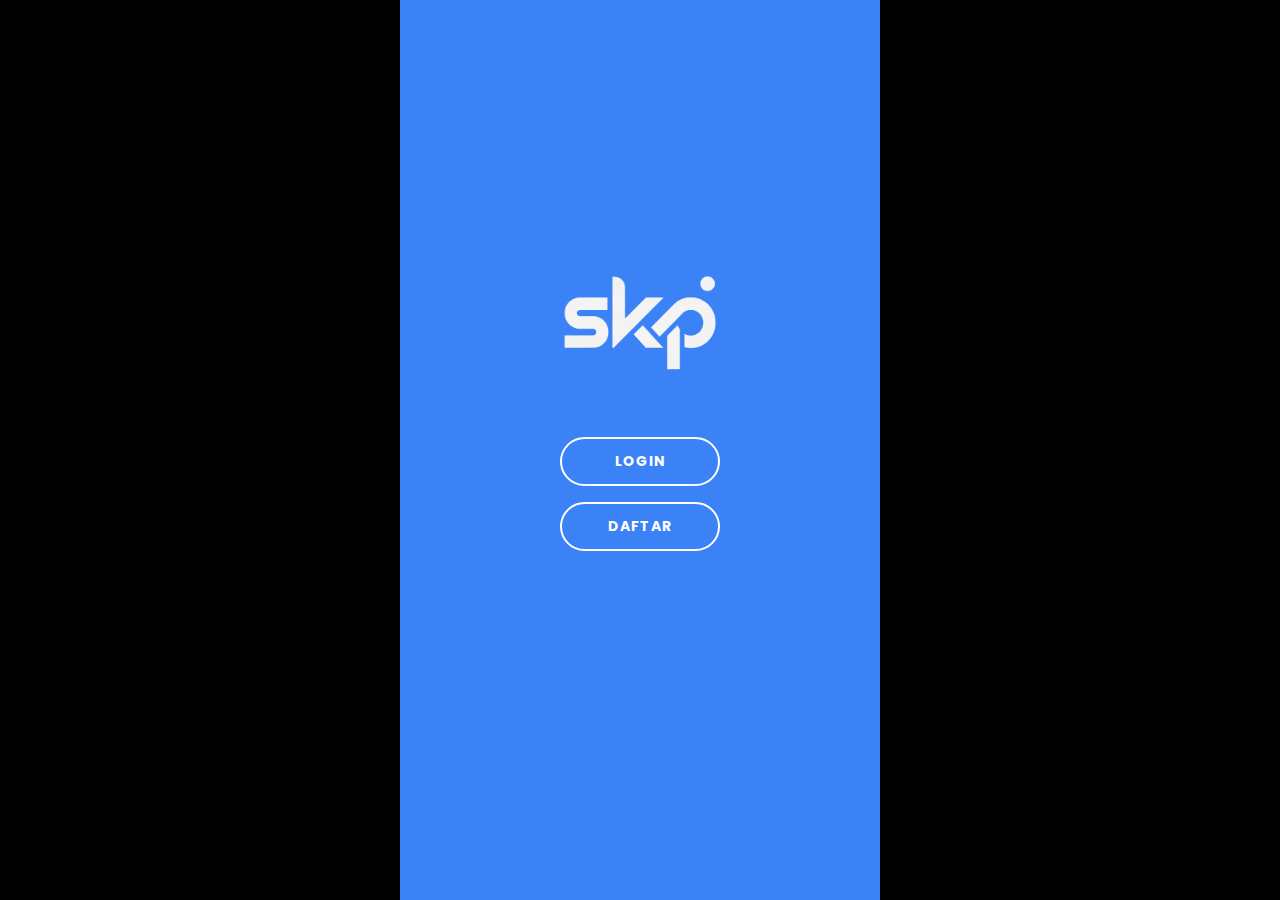
<file: index.html>
<!DOCTYPE html>
<html lang="id">

<head>
    <meta charset="UTF-8">
    <meta name="viewport" content="width=device-width, initial-scale=1.0">
    <title>Sistem Seminar KP - Welcome</title>
    <link rel="stylesheet" href="css/style.css">
    <link href="https://fonts.googleapis.com/icon?family=Material+Icons+Round" rel="stylesheet">
    <link href="https://fonts.googleapis.com/css2?family=Poppins:wght@300;400;500;600;700;800&display=swap"
        rel="stylesheet">
    <style>
        body {
            margin: 0;
            padding: 0;
            font-family: 'Poppins', sans-serif;
            background: #000000;
            display: flex;
            justify-content: center;
            align-items: center;
            min-height: 100vh;
        }

        .app-container {
            width: 100%;
            max-width: 480px;
            height: 100vh;
            background: linear-gradient(180deg, #3B82F6 100%, #FFFFFF 0%);
            /* Lighter blue start as per image */
            display: flex;
            flex-direction: column;
            align-items: center;
            justify-content: center;
            /* Centers vertically */
            position: relative;
            box-shadow: 0 0 20px rgba(0, 0, 0, 0.1);
        }

        /* Status Bar Mock */
        .status-bar {
            position: absolute;
            top: 15px;
            width: 90%;
            display: flex;
            justify-content: space-between;
            color: #000;
            font-size: 14px;
            font-weight: 600;
            z-index: 10;
        }

        /* Center Wrapper */
        .center-content {
            display: flex;
            flex-direction: column;
            align-items: center;
            justify-content: center;
            width: 100%;
            gap: 50px;
            /* Space between Logo and Buttons */
            transform: translateY(-20px);
            /* Visual correction */
        }

        .logo-img {
            width: 280px;
            /* Adjusted size */
            height: auto;
            object-fit: contain;
        }

        .buttons-area {
            display: flex;
            flex-direction: column;
            gap: 16px;
            align-items: center;
            width: 100%;
        }

        .btn-outline {
            width: 160px;
            padding: 12px;
            border: 2px solid white;
            border-radius: 30px;
            background: transparent;
            color: white;
            font-weight: 700;
            font-size: 14px;
            text-align: center;
            cursor: pointer;
            text-decoration: none;
            text-transform: uppercase;
            letter-spacing: 1px;
            transition: all 0.2s;
        }

        .btn-outline:hover {
            background: rgba(255, 255, 255, 0.15);
        }

        .btn-outline:active {
            transform: scale(0.95);
        }
    </style>
</head>

<body>
    <div class="app-container">
        <!-- Status Bar -->


        <!-- Centered Content -->
        <div class="center-content">
            <!-- Logo -->
            <img src="assets/1.png" alt="SKP Logo" class="logo-img">

            <!-- Buttons -->
            <div class="buttons-area">
                <a href="login.html" class="btn-outline">LOGIN</a>
                <a href="login.html#register" class="btn-outline">DAFTAR</a>
            </div>
        </div>
    </div>
</body>

</html>
</file>
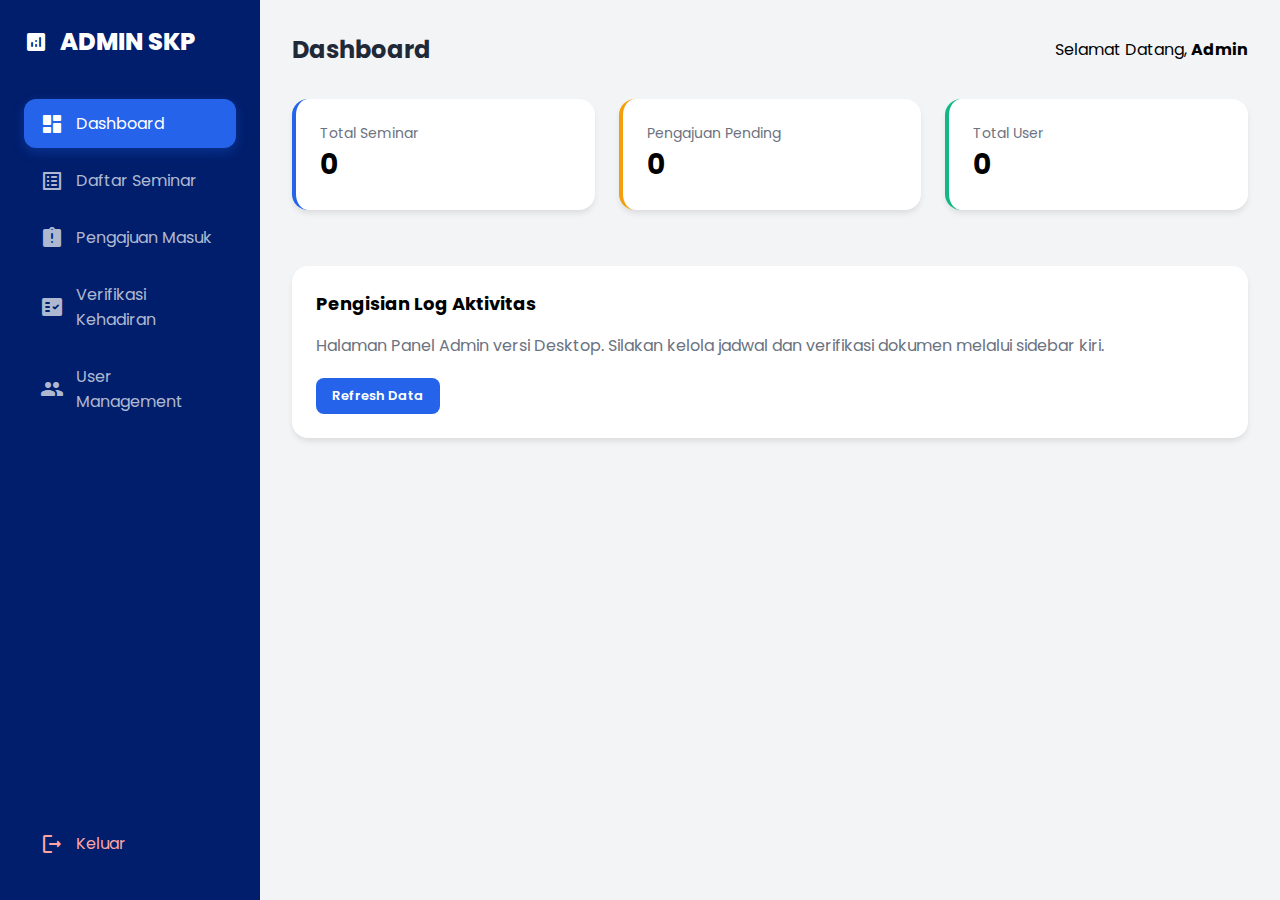
<file: admin.html>
<!DOCTYPE html>
<html lang="id">

<head>
    <meta charset="UTF-8">
    <meta name="viewport" content="width=device-width, initial-scale=1.0">
    <title>Admin Dashboard - SKP</title>
    <link href="https://fonts.googleapis.com/css2?family=Poppins:wght@300;400;500;600;700&display=swap"
        rel="stylesheet">
    <link href="https://fonts.googleapis.com/icon?family=Material+Icons+Round" rel="stylesheet">
    <style>
        :root {
            --primary: #001E6C;
            --secondary: #2563EB;
            --success: #10B981;
            --danger: #EF4444;
            --warning: #F59E0B;
            --bg: #F3F4F6;
            --sidebar-width: 260px;
        }

        * {
            margin: 0;
            padding: 0;
            box-sizing: border-box;
            font-family: 'Poppins', sans-serif;
        }

        body {
            background-color: var(--bg);
            display: flex;
            min-height: 100vh;
            overflow-x: hidden;
        }

        /* Sidebar */
        .sidebar {
            width: var(--sidebar-width);
            background: var(--primary);
            color: white;
            padding: 24px;
            display: flex;
            flex-direction: column;
            position: fixed;
            height: 100vh;
            z-index: 1000;
            /* Increased */
            pointer-events: auto;
            /* Explicit */
        }

        .sidebar-brand {
            font-size: 24px;
            font-weight: 800;
            margin-bottom: 40px;
            display: flex;
            align-items: center;
            gap: 12px;
        }

        .nav-menu {
            list-style: none;
            flex-grow: 1;
        }

        .nav-item {
            padding: 12px 16px;
            margin-bottom: 8px;
            border-radius: 12px;
            cursor: pointer;
            display: flex;
            align-items: center;
            gap: 12px;
            transition: all 0.3s;
            color: rgba(255, 255, 255, 0.7);
        }

        .nav-item:hover {
            background: rgba(255, 255, 255, 0.1);
            color: white;
        }

        .nav-item.active {
            background: var(--secondary);
            color: white;
            box-shadow: 0 4px 12px rgba(37, 99, 235, 0.3);
        }

        /* Main Content */
        .main-content {
            margin-left: var(--sidebar-width);
            flex-grow: 1;
            padding: 32px;
            width: calc(100% - var(--sidebar-width));
        }

        .header {
            display: flex;
            justify-content: space-between;
            align-items: center;
            margin-bottom: 32px;
        }

        .header h1 {
            font-size: 24px;
            color: #1F2937;
        }

        .card {
            background: white;
            border-radius: 16px;
            padding: 24px;
            box-shadow: 0 4px 6px -1px rgba(0, 0, 0, 0.1);
            margin-bottom: 24px;
        }

        /* Table Styles */
        .table-container {
            overflow-x: auto;
        }

        table {
            width: 100%;
            border-collapse: collapse;
        }

        th {
            text-align: left;
            padding: 12px 16px;
            background: #F9FAFB;
            color: #6B7280;
            font-weight: 600;
            font-size: 14px;
            border-bottom: 1px solid #E5E7EB;
        }

        td {
            padding: 16px;
            border-bottom: 1px solid #E5E7EB;
            font-size: 14px;
            color: #374151;
        }

        .status-badge {
            padding: 4px 12px;
            border-radius: 9999px;
            font-size: 12px;
            font-weight: 600;
            text-transform: capitalize;
        }

        .status-active {
            background: #D1FAE5;
            color: #065F46;
        }

        .status-pending {
            background: #FEF3C7;
            color: #92400E;
        }

        .status-full {
            background: #FEE2E2;
            color: #991B1B;
        }

        .btn {
            padding: 8px 16px;
            border-radius: 8px;
            border: none;
            cursor: pointer;
            font-weight: 600;
            font-size: 13px;
            display: inline-flex;
            align-items: center;
            gap: 6px;
            transition: all 0.2s;
        }

        .btn-primary {
            background: var(--secondary);
            color: white;
        }

        .btn-success {
            background: var(--success);
            color: white;
        }

        .btn-danger {
            background: var(--danger);
            color: white;
        }

        .btn-outline {
            background: transparent;
            border: 1px solid #E5E7EB;
            color: #374151;
        }

        .btn:hover {
            opacity: 0.9;
            transform: translateY(-1px);
        }

        /* Form Controls */
        .form-group {
            margin-bottom: 16px;
        }

        .form-label {
            display: block;
            margin-bottom: 6px;
            font-weight: 600;
            font-size: 14px;
        }

        .form-control {
            width: 100%;
            padding: 10px 12px;
            border: 1px solid #D1D5DB;
            border-radius: 8px;
            outline: none;
        }

        .form-control:focus {
            border-color: var(--secondary);
        }

        /* Tabs */
        .tab-content {
            display: none;
            animation: fadeIn 0.3s;
        }

        .tab-content.active {
            display: block;
        }

        @keyframes fadeIn {
            from {
                opacity: 0;
                transform: translateY(10px);
            }

            to {
                opacity: 1;
                transform: translateY(0);
            }
        }

        /* Modals */
        .modal {
            display: none;
            position: fixed;
            z-index: 1000;
            left: 0;
            top: 0;
            width: 100%;
            height: 100%;
            background: rgba(0, 0, 0, 0.6);
        }

        .modal-content {
            background: white;
            margin: 5% auto;
            padding: 32px;
            border-radius: 16px;
            width: 90%;
            max-width: 600px;
            position: relative;
        }

        .modal-header {
            display: flex;
            justify-content: space-between;
            margin-bottom: 24px;
        }

        .doc-link {
            display: flex;
            align-items: center;
            padding: 12px;
            background: #f3f4f6;
            margin-bottom: 8px;
            border-radius: 8px;
            text-decoration: none;
            color: #374151;
        }

        /* Debug Logger */
        #debugLogger {
            position: fixed;
            bottom: 10px;
            right: 10px;
            width: 300px;
            max-height: 200px;
            background: #000;
            color: #0f0;
            font-family: monospace;
            font-size: 10px;
            padding: 10px;
            border-radius: 8px;
            opacity: 0.8;
            overflow-y: auto;
            z-index: 2000;
            pointer-events: none;
        }

        /* --- Global Custom Modal (for Alerts) --- */
        .loading-overlay {
            display: none;
            position: fixed;
            top: 0;
            left: 0;
            width: 100%;
            height: 100%;
            background: rgba(0, 0, 0, 0.75);
            backdrop-filter: blur(8px);
            z-index: 9999;
            justify-content: center;
            align-items: center;
            flex-direction: column;
        }

        .loading-spinner {
            width: 60px;
            height: 60px;
            border: 4px solid rgba(255, 255, 255, 0.2);
            border-top: 4px solid #3B82F6;
            border-right: 4px solid #60a5fa;
            border-radius: 50%;
            animation: spin 0.8s linear infinite;
            box-shadow: 0 0 20px rgba(59, 130, 246, 0.4);
        }

        .loading-text {
            margin-top: 20px;
            color: white;
            font-size: 16px;
            font-weight: 600;
            letter-spacing: 1px;
            animation: pulse 1.5s ease-in-out infinite;
        }

        .modal-overlay {
            display: none;
            position: fixed;
            top: 0;
            left: 0;
            width: 100%;
            height: 100%;
            background: rgba(0, 0, 0, 0.7);
            backdrop-filter: blur(10px);
            z-index: 10000;
            justify-content: center;
            align-items: center;
            animation: fadeIn 0.2s ease-out;
        }

        .global-modal-content {
            background: linear-gradient(145deg, #ffffff 0%, #f8f9fa 100%);
            border-radius: 24px;
            padding: 32px;
            max-width: 380px;
            width: 85%;
            box-shadow: 0 20px 60px rgba(0, 0, 0, 0.3);
            text-align: center;
            animation: slideUp 0.3s ease-out;
            position: relative;
        }

        .modal-icon {
            width: 70px;
            height: 70px;
            margin: 0 auto 16px;
            border-radius: 50%;
            display: flex;
            align-items: center;
            justify-content: center;
            font-size: 36px;
            font-weight: 700;
            background: linear-gradient(135deg, #4ade80 0%, #22c55e 100%);
            color: white;
            box-shadow: 0 8px 24px rgba(34, 197, 94, 0.4);
        }

        .modal-icon.error {
            background: linear-gradient(135deg, #f87171 0%, #ef4444 100%);
            box-shadow: 0 8px 24px rgba(239, 68, 68, 0.4);
        }

        .modal-icon.warning {
            background: linear-gradient(135deg, #fcd34d 0%, #f59e0b 100%);
            box-shadow: 0 8px 24px rgba(245, 158, 11, 0.4);
        }

        .modal-title {
            font-size: 20px;
            font-weight: 700;
            color: #1f2937;
            margin-bottom: 8px;
        }

        .modal-message {
            font-size: 14px;
            color: #6b7280;
            line-height: 1.5;
            margin-bottom: 24px;
            white-space: pre-line;
        }

        .modal-actions {
            display: flex;
            gap: 12px;
            justify-content: center;
        }

        .modal-btn {
            background: linear-gradient(135deg, #3b82f6 0%, #2563eb 100%);
            color: white;
            border: none;
            padding: 12px 24px;
            border-radius: 12px;
            font-size: 14px;
            font-weight: 700;
            cursor: pointer;
            flex: 1;
            transition: transform 0.2s;
        }

        .modal-btn:hover {
            transform: translateY(-2px);
        }

        .modal-btn.secondary {
            background: #e5e7eb;
            color: #374151;
        }

        @keyframes spin {
            0% {
                transform: rotate(0deg);
            }

            100% {
                transform: rotate(360deg);
            }
        }

        @keyframes pulse {

            0%,
            100% {
                opacity: 1;
            }

            50% {
                opacity: 0.5;
            }
        }
    </style>
</head>

<body>
    <!-- Sidebar -->
    <div class="sidebar">
        <div class="sidebar-brand">
            <span class="material-icons-round">analytics</span>
            <span>ADMIN SKP</span>
        </div>
        <ul class="nav-menu">
            <li class="nav-item active" data-tab="dashboard">
                <span class="material-icons-round">dashboard</span>
                <span>Dashboard</span>
            </li>
            <div class="nav-item" data-tab="all-seminars" onclick="app.switchTab('all-seminars', event)">
                <span class="material-icons-round">list_alt</span>
                <span>Daftar Seminar</span>
            </div>
            <li class="nav-item" data-tab="proposals">
                <span class="material-icons-round">assignment_late</span>
                <span>Pengajuan Masuk</span>
            </li>
            <li class="nav-item" data-tab="verification">
                <span class="material-icons-round">fact_check</span>
                <span>Verifikasi Kehadiran</span>
            </li>
            <li class="nav-item" data-tab="users">
                <span class="material-icons-round">people</span>
                <span>User Management</span>
            </li>
        </ul>
        <div class="nav-item" id="btnLogout" style="margin-top: auto; color: #FCA5A5;">
            <span class="material-icons-round">logout</span>
            <span>Keluar</span>
        </div>
    </div>

    <!-- Main -->
    <div class="main-content">
        <div class="header">
            <h1 id="tabTitle">Dashboard</h1>
            <div id="userInfo">Selamat Datang, <strong>Admin</strong></div>
        </div>

        <!-- DASHBOARD TAB -->
        <div id="tab-dashboard" class="tab-content active">
            <div style="display: grid; grid-template-columns: repeat(3, 1fr); gap: 24px; margin-bottom: 32px;">
                <div class="card" style="border-left: 4px solid var(--secondary);">
                    <div style="color: #6B7280; font-size: 14px;">Total Seminar</div>
                    <div style="font-size: 28px; font-weight: 700;" id="statTotal">0</div>
                </div>
                <div class="card" style="border-left: 4px solid var(--warning);">
                    <div style="color: #6B7280; font-size: 14px;">Pengajuan Pending</div>
                    <div style="font-size: 28px; font-weight: 700;" id="statPending">0</div>
                </div>
                <div class="card" style="border-left: 4px solid var(--success);">
                    <div style="color: #6B7280; font-size: 14px;">Total User</div>
                    <div style="font-size: 28px; font-weight: 700;" id="statUsers">0</div>
                </div>
            </div>

            <div class="card">
                <h2 style="font-size: 18px; margin-bottom: 16px;">Pengisian Log Aktivitas</h2>
                <div style="color: #6B7280;">Halaman Panel Admin versi Desktop. Silakan kelola jadwal dan verifikasi
                    dokumen melalui sidebar kiri.</div>
                <button class="btn btn-primary" style="margin-top: 20px" onclick="app.init()">Refresh Data</button>
            </div>
        </div>

        <!-- ALL SEMINARS TAB -->
        <div id="tab-all-seminars" class="tab-content">
            <div class="card">
                <div class="table-container">
                    <table id="tblSeminars">
                        <thead>
                            <tr>
                                <th>ID</th>
                                <th>Judul</th>
                                <th>Speaker</th>
                                <th>Tanggal</th>
                                <th>Kuota</th>
                                <th>Status</th>
                                <th>Aksi</th>
                            </tr>
                        </thead>
                        <tbody></tbody>
                    </table>
                </div>
            </div>
        </div>


        <!-- PROPOSALS TAB -->
        <div id="tab-proposals" class="tab-content">
            <div class="card">
                <div class="table-container">
                    <table id="tblProposals">
                        <thead>
                            <tr>
                                <th>ID</th>
                                <th>Nama Pengaju</th>
                                <th>Tanggal Submit</th>
                                <th>Dokumen</th>
                                <th>Aksi</th>
                            </tr>
                        </thead>
                        <tbody></tbody>
                    </table>
                </div>
            </div>
        </div>

        <!-- USERS TAB -->
        <div id="tab-users" class="tab-content">
            <div class="card">
                <div class="table-container">
                    <table id="tblUsers">
                        <thead>
                            <tr>
                                <th>ID</th>
                                <th>Nama</th>
                                <th>Email</th>
                                <th>NIM</th>
                                <th>Role</th>
                            </tr>
                        </thead>
                        <tbody></tbody>
                    </table>
                </div>
            </div>
        </div>

        <!-- ATTENDANCE VERIFICATION TAB -->
        <div id="tab-verification" class="tab-content">
            <div class="card">
                <div class="table-container">
                    <table id="tblVerification">
                        <thead>
                            <tr>
                                <th>ID</th>
                                <th>Nama Peserta</th>
                                <th>Seminar</th>
                                <th>Bukti</th>
                                <th>Aksi</th>
                            </tr>
                        </thead>
                        <tbody></tbody>
                    </table>
                </div>
            </div>
        </div>
    </div>

    <!-- MODALS -->
    <div id="docModal" class="modal">
        <div class="modal-content">
            <div class="modal-header">
                <h2>Verifikasi Dokumen</h2>
                <span class="material-icons-round" style="cursor: pointer;"
                    onclick="app.closeModal('docModal')">close</span>
            </div>
            <div id="docList"></div>
        </div>
    </div>

    <div id="approveModal" class="modal">
        <div class="modal-content">
            <div class="modal-header">
                <h2>Konfirmasi & Aktifkan</h2>
                <span class="material-icons-round" style="cursor: pointer;"
                    onclick="app.closeModal('approveModal')">close</span>
            </div>
            <form id="formApprove" enctype="multipart/form-data">
                <input type="hidden" name="id" id="approveId">
                <div class="form-group">
                    <label class="form-label">Judul Resmi</label>
                    <input type="text" name="title" id="approveTitle" class="form-control" required>
                </div>
                <div class="form-group">
                    <label class="form-label">Pembicara (Mahasiswa)</label>
                    <input type="text" name="speaker" id="approveSpeaker" class="form-control" required>
                </div>
                <div class="form-group">
                    <label class="form-label">Foto Seminar</label>
                    <input type="file" name="image" class="form-control" accept="image/*">
                </div>
                <div style="display: grid; grid-template-columns: 1fr 1fr; gap: 16px;">
                    <div class="form-group">
                        <label class="form-label">Tanggal Pelaksanaan</label>
                        <input type="date" name="date" id="approveDate" class="form-control" required>
                    </div>
                    <div class="form-group">
                        <label class="form-label">Lokasi/Ruangan</label>
                        <input type="text" name="location" id="approveLoc" class="form-control" required
                            placeholder="Gedung F 101">
                    </div>
                </div>
                <div style="display: grid; grid-template-columns: 1fr 1fr; gap: 16px;">
                    <div class="form-group">
                        <label class="form-label">Waktu Mulai</label>
                        <input type="time" name="time_start" id="approveTimeStart" class="form-control" required
                            value="09:00">
                    </div>
                    <div class="form-group">
                        <label class="form-label">Waktu Selesai</label>
                        <input type="time" name="time_end" id="approveTimeEnd" class="form-control" required
                            value="11:00">
                    </div>
                </div>
                <div class="form-group">
                    <label class="form-label">Dosen Pembimbing</label>
                    <input type="text" name="dosen" id="approveDosen" class="form-control" required>
                </div>
                <div class="form-group">
                    <label class="form-label">Kuota Maksimal</label>
                    <input type="number" name="quota_max" id="approveQuota" class="form-control" value="20">
                </div>
                <button type="submit" class="btn btn-success" style="width: 100%; padding: 12px; margin-top: 10px;">ACC
                    & Aktifkan</button>
            </form>
        </div>
    </div>

    <div id="editModal" class="modal">
        <div class="modal-content">
            <div class="modal-header">
                <h2>Edit Jadwal Seminar</h2>
                <span class="material-icons-round" style="cursor: pointer;"
                    onclick="app.closeModal('editModal')">close</span>
            </div>
            <form id="formEditSeminar" enctype="multipart/form-data">
                <input type="hidden" name="id" id="editId">
                <div class="form-group">
                    <label class="form-label">Judul Seminar</label>
                    <input type="text" name="title" id="editTitle" class="form-control" required>
                </div>
                <div class="form-group">
                    <label class="form-label">Pembicara (Mahasiswa)</label>
                    <input type="text" name="speaker" id="editSpeaker" class="form-control" required>
                </div>
                <div class="form-group">
                    <label class="form-label">Dosen Pembimbing</label>
                    <input type="text" name="dosen" id="editDosen" class="form-control" required>
                </div>
                <div class="form-group">
                    <label class="form-label">Ganti Foto (Opsional)</label>
                    <input type="file" name="image" class="form-control" accept="image/*">
                </div>
                <div style="display: grid; grid-template-columns: 1fr 1fr; gap: 16px;">
                    <div class="form-group">
                        <label class="form-label">Tanggal</label>
                        <input type="date" name="date" id="editDate" class="form-control" required>
                    </div>
                    <div class="form-group">
                        <label class="form-label">Lokasi/Ruangan</label>
                        <input type="text" name="location" id="editLoc" class="form-control" required>
                    </div>
                </div>
                <div style="display: grid; grid-template-columns: 1fr 1fr; gap: 16px;">
                    <div class="form-group">
                        <label class="form-label">Waktu Mulai</label>
                        <input type="time" name="time_start" id="editTimeStart" class="form-control" required>
                    </div>
                    <div class="form-group">
                        <label class="form-label">Waktu Selesai</label>
                        <input type="time" name="time_end" id="editTimeEnd" class="form-control" required>
                    </div>
                </div>
                <div class="form-group">
                    <label class="form-label">Kuota Maksimal</label>
                    <input type="number" name="quota_max" id="editQuota" class="form-control" required>
                </div>
                <button type="submit" class="btn btn-primary"
                    style="width: 100%; padding: 12px; margin-top: 10px;">Simpan Perubahan</button>
            </form>
        </div>
    </div>

    <script>
        // Use a window-scoped object to ensure accessibility from everywhere
        window.app = {
            log: function (msg) {
                const logger = document.getElementById('debugLogger');
                if (logger) {
                    logger.innerHTML += '<br>> ' + msg;
                    logger.scrollTop = logger.scrollHeight;
                }
                console.log('[SKP-ADMIN]', msg);
            },

            init: async function () {
                this.log('Initializing Admin UI...');

                // Add Global Click Listener for Debugging
                document.addEventListener('click', (e) => {
                    const tag = e.target.tagName;
                    const id = e.target.id || 'no-id';
                    const cls = e.target.className || 'no-class';
                    console.log(`[CLICK DEBUG] Tag: ${tag}, ID: ${id}, Class: ${cls}`);
                }, true);

                // Add Event Listeners for Nav Items
                document.querySelectorAll('.nav-item[data-tab]').forEach(item => {
                    item.addEventListener('click', (e) => {
                        const tabId = item.getAttribute('data-tab');
                        this.switchTab(tabId, e);
                    });
                });

                // Add Event Listener for Logout
                const btnLogout = document.getElementById('btnLogout');
                if (btnLogout) {
                    btnLogout.addEventListener('click', () => this.logout());
                }

                this.log('Checking access...');
                await this.checkAccess();
                this.log('Loading initial data...');
                await Promise.all([
                    this.loadSeminars(),
                    this.loadUsers(),
                    this.loadVerification()
                ]);
                this.setupForms();
                this.log('Admin UI Ready.');
            },

            checkAccess: async function () {
                try {
                    const res = await fetch('php/get_profile.php');
                    const data = await res.json();
                    if (data.status !== 'success' || data.data.role !== 'admin') {
                        this.log('Access denied. Redirecting...');
                        window.location.href = 'home.html';
                    } else {
                        const userInfo = document.getElementById('userInfo');
                        if (userInfo) userInfo.innerHTML = `Selamat Datang, <strong>${data.data.name}</strong>`;
                    }
                } catch (e) {
                    this.log('Access check failed: ' + e.message);
                }
            },

            switchTab: function (tabId, event) {
                this.log('Switching to tab: ' + tabId);

                // Content display
                document.querySelectorAll('.tab-content').forEach(el => el.classList.remove('active'));
                const target = document.getElementById('tab-' + tabId);
                if (target) {
                    target.classList.add('active');
                } else {
                    this.log('Error: Target tab not found: ' + tabId);
                }

                // Nav highlighting
                document.querySelectorAll('.nav-item').forEach(el => el.classList.remove('active'));
                const navItem = document.querySelector(`.nav-item[data-tab="${tabId}"]`);
                if (navItem) navItem.classList.add('active');

                // Title update
                const titleMap = {
                    'dashboard': 'Dashboard',
                    'all-seminars': 'Daftar Seminar',
                    'add-seminar': 'Tambah Jadwal',
                    'proposals': 'Pengajuan Masuk',
                    'verification': 'Verifikasi Kehadiran',
                    'users': 'User Management'
                };
                const tabTitle = document.getElementById('tabTitle');
                if (tabTitle) tabTitle.innerText = titleMap[tabId] || 'Admin Panel';

                // Data refresh on tab switch
                if (tabId === 'all-seminars' || tabId === 'proposals') this.loadSeminars();
                if (tabId === 'verification') this.loadVerification();
                if (tabId === 'users') this.loadUsers();
            },

            loadSeminars: async function () {
                try {
                    const res = await fetch('php/get_all_seminars.php');
                    const text = await res.text();
                    const result = JSON.parse(text);
                    if (result.status !== 'success') throw new Error(result.message);

                    const seminars = result.data;
                    const tblBody = document.querySelector('#tblSeminars tbody');
                    const propBody = document.querySelector('#tblProposals tbody');
                    if (tblBody) tblBody.innerHTML = '';
                    if (propBody) propBody.innerHTML = '';

                    let total = 0, pending = 0;

                    seminars.forEach(s => {
                        total++;
                        if (s.status === 'pending') {
                            pending++;
                            let docCount = 0;
                            try { if (s.documents) docCount = Object.keys(JSON.parse(s.documents)).length; } catch (e) { }

                            const tr = document.createElement('tr');
                            const safeDocs = (s.documents || '{}').replace(/"/g, '&quot;');
                            tr.innerHTML = `
                                <td>${s.id}</td>
                                <td>${s.speaker}</td>
                                <td>${s.date}</td>
                                <td><button class="btn btn-outline" data-docs="${safeDocs}" onclick="app.viewDocs(this)">Lihat (${docCount})</button></td>
                                <td>
                                    <div style="display:flex; gap:8px;">
                                        <button class="btn btn-success" onclick="app.openApproveModal(${s.id}, \`${(s.title || '').replace(/`/g, "\\`").replace(/"/g, "&quot;")}\`, \`${(s.speaker || '').replace(/`/g, "\\`").replace(/"/g, "&quot;")}\`, ${s.quota_max})">ACC</button>
                                        <button class="btn btn-danger" onclick="app.rejectProposal(${s.id})">Tolak</button>
                                    </div>
                                </td>
                            `;
                            if (propBody) propBody.appendChild(tr);
                        } else {
                            const tr = document.createElement('tr');
                            // Store seminar data in data-json for easy editing
                            const seminarData = JSON.stringify(s).replace(/"/g, '&quot;');
                            tr.innerHTML = `
                                <td>${s.id}</td>
                                <td><div style="max-width:200px; overflow:hidden; text-overflow:ellipsis; white-space:nowrap;">${s.title}</div></td>
                                <td>${s.speaker}</td>
                                <td>${s.date} <br> <span style="font-size:11px; color:#6B7280;">
                                    ${s.time_start ? s.time_start.substring(0, 5) : '--:--'} - ${s.time_end ? s.time_end.substring(0, 5) : '--:--'}
                                </span></td>
                                <td>${s.quota_current}/${s.quota_max}</td>
                                <td><span class="status-badge status-${s.status}">${s.status}</span></td>
                                <td>
                                    <div style="display:flex; gap:4px;">
                                        <button class="btn btn-primary" style="padding:4px 8px;" data-json="${seminarData}" onclick="app.openEditModal(this)">Edit</button>
                                        <button class="btn btn-danger" style="padding:4px 8px;" onclick="app.deleteSeminar(${s.id})">Del</button>
                                    </div>
                                </td>
                            `;
                            if (tblBody) tblBody.appendChild(tr);
                        }
                    });

                    if (document.getElementById('statTotal')) document.getElementById('statTotal').innerText = total;
                    if (document.getElementById('statPending')) document.getElementById('statPending').innerText = pending;
                } catch (e) {
                    this.log('Error Load Seminars: ' + e.message);
                }
            },

            loadUsers: async function () {
                try {
                    const res = await fetch('php/get_all_users.php');
                    const result = await res.json();
                    if (result.status !== 'success') return;
                    const users = result.data;
                    const tbody = document.querySelector('#tblUsers tbody');
                    if (tbody) {
                        tbody.innerHTML = '';
                        users.forEach(u => {
                            tbody.innerHTML += `<tr><td>${u.id}</td><td>${u.name}</td><td>${u.email}</td><td>${u.nim || '-'}</td><td>${u.role}</td></tr>`;
                        });
                    }
                    if (document.getElementById('statUsers')) document.getElementById('statUsers').innerText = users.length;
                } catch (e) { this.log('Error Load Users: ' + e.message); }
            },

            loadVerification: async function () {
                try {
                    const res = await fetch('php/api_admin_get_pending_attendance.php');
                    const result = await res.json();
                    if (result.status !== 'success') return;

                    const list = result.data;
                    const tbody = document.querySelector('#tblVerification tbody');
                    if (tbody) {
                        tbody.innerHTML = '';
                        list.forEach(item => {
                            const tr = document.createElement('tr');
                            tr.innerHTML = `
                                <td>${item.id}</td>
                                <td>${item.user_name}</td>
                                <td>${item.seminar_name}</td>
                                <td><a href="${item.proof_file}" target="_blank" class="btn btn-outline" style="font-size:12px; padding:4px 8px;">Lihat Foto</a></td>
                                <td>
                                    <button class="btn btn-success" onclick="app.verifyAttendance(${item.id}, 'approve')">ACC</button>
                                    <button class="btn btn-danger" onclick="app.verifyAttendance(${item.id}, 'reject')">Tolak</button>
                                </td>
                            `;
                            tbody.appendChild(tr);
                        });
                    }
                } catch (e) { this.log('Error Load Verification: ' + e.message); }
            },

            verifyAttendance: function (id, action) {
                showConfirm(
                    'Konfirmasi',
                    `Apakah Anda yakin ingin ${action === 'approve' ? 'menyetujui' : 'menolak'} bukti ini?`,
                    async () => {
                        try {
                            const formData = new FormData();
                            formData.append('id', id);
                            formData.append('action', action);
                            const res = await fetch('php/api_admin_verify_attendance.php', { method: 'POST', body: formData });
                            const data = await res.json();
                            if (data.status === 'success') {
                                showModal('success', 'Berhasil', data.message);
                                this.loadVerification();
                            } else {
                                showModal('error', 'Gagal', data.message);
                            }
                        } catch (e) { showModal('error', 'Error', 'Terjadi kesalahan: ' + e.message); }
                    }
                );
            },

            setupForms: function () {
                const addForm = document.getElementById('formAddSeminar');
                if (addForm) {
                    addForm.onsubmit = async (e) => {
                        e.preventDefault();
                        const formData = new FormData(addForm);
                        const res = await fetch('php/api_admin_add_seminar.php', { method: 'POST', body: formData });
                        const data = await res.json();
                        if (data.status === 'success') {
                            showModal('success', 'Berhasil', data.message);
                            addForm.reset();
                            this.loadSeminars();
                        } else {
                            showModal('error', 'Gagal', data.message);
                        }
                    };
                }

                const appForm = document.getElementById('formApprove');
                if (appForm) {
                    appForm.onsubmit = async (e) => {
                        e.preventDefault();
                        const formData = new FormData(appForm);
                        const res = await fetch('php/api_admin_approve_proposal.php', { method: 'POST', body: formData });
                        const data = await res.json();
                        if (data.status === 'success') {
                            showModal('success', 'Proposal Disetujui', data.message);
                            this.closeModal('approveModal');
                            this.loadSeminars();
                        } else {
                            showModal('error', 'Gagal', data.message);
                        }
                    };
                }

                // Edit Seminar Form
                const editForm = document.getElementById('formEditSeminar');
                if (editForm) {
                    editForm.onsubmit = async (e) => {
                        e.preventDefault();
                        const formData = new FormData(editForm);
                        const res = await fetch('php/api_admin_edit_seminar.php', { method: 'POST', body: formData });
                        const data = await res.json();
                        if (data.status === 'success') {
                            showModal('success', 'Perubahan Disimpan', data.message);
                            this.closeModal('editModal');
                            this.loadSeminars();
                        } else {
                            showModal('error', 'Gagal', data.message);
                        }
                    };
                }
            },

            openEditModal: function (btn) {
                const data = JSON.parse(btn.getAttribute('data-json'));
                document.getElementById('editId').value = data.id;
                document.getElementById('editTitle').value = data.title;
                document.getElementById('editSpeaker').value = data.speaker;
                document.getElementById('editDosen').value = data.dosen || '';
                document.getElementById('editDate').value = data.date;
                document.getElementById('editTimeStart').value = data.time_start || '09:00';
                document.getElementById('editTimeEnd').value = data.time_end || '11:00';
                document.getElementById('editLoc').value = data.location || '';
                document.getElementById('editQuota').value = data.quota_max;
                document.getElementById('editModal').style.display = 'block';
            },

            viewDocs: function (el) {
                try {
                    const docsJson = el.getAttribute('data-docs');
                    if (!docsJson) throw new Error('No document data found');
                    const docs = JSON.parse(docsJson);
                    const list = document.getElementById('docList');
                    list.innerHTML = '';
                    const labels = { file1: 'Bimbingan', file2: 'Dokumen CP', file3: 'Kertas Hijau', file4: 'Pengajuan', file5: 'Ruangan', file6: 'Foto Cover' };
                    Object.keys(docs).forEach(k => {
                        list.innerHTML += `<a href="${docs[k]}" target="_blank" class="doc-link"><span class="material-icons-round" style="margin-right:10px;">description</span> ${labels[k] || k}</a>`;
                    });
                    if (Object.keys(docs).length === 0) list.innerHTML = 'Tidak ada dokumen.';
                    document.getElementById('docModal').style.display = 'block';
                } catch (e) { showModal('error', 'Gagal', 'Gagal memuat dokumen: ' + e.message); }
            },

            openApproveModal: function (id, title, speaker, quota_max) {
                document.getElementById('approveId').value = id;
                document.getElementById('approveTitle').value = title;
                document.getElementById('approveSpeaker').value = speaker;
                document.getElementById('approveDosen').value = "Belum Diisi";
                document.getElementById('approveQuota').value = quota_max || 20;
                document.getElementById('approveModal').style.display = 'block';
            },

            rejectProposal: function (id) {
                showConfirm(
                    'Tolak Proposal?',
                    'Apakah Anda yakin ingin menolak proposal ini? Pengaju akan menerima notifikasi penolakan.',
                    async () => {
                        try {
                            const formData = new FormData();
                            formData.append('id', id);
                            const res = await fetch('php/api_admin_reject_proposal.php', { method: 'POST', body: formData });
                            const data = await res.json();
                            if (data.status === 'success') {
                                showModal('success', 'Proposal Ditolak', data.message);
                                this.loadSeminars();
                            } else {
                                showModal('error', 'Gagal', data.message);
                            }
                        } catch (e) {
                            showModal('error', 'Error', 'Terjadi kesalahan: ' + e.message);
                        }
                    }
                );
            },

            deleteSeminar: function (id) {
                showConfirm('Hapus Seminar?', 'Apakah Anda yakin ingin menghapus seminar ini? Tindakan ini tidak dapat dibatalkan.', async () => {
                    const form = new FormData(); form.append('id', id);
                    await fetch('php/delete_seminar.php', { method: 'POST', body: form });
                    showModal('success', 'Terhapus', 'Seminar berhasil dihapus.');
                    this.loadSeminars();
                });
            },

            closeModal: function (id) {
                const el = document.getElementById(id);
                if (el) el.style.display = 'none';
            },

            logout: function () {
                window.location.href = 'logout.html';
            }
        };

        // Listen for Global Errors
        window.addEventListener('error', function (e) {
            window.app.log('CRITICAL SCRIPT ERROR: ' + e.message + ' at ' + e.filename + ':' + e.lineno);
        });

        // Initialize when DOM is ready
        document.addEventListener('DOMContentLoaded', () => window.app.init());
    </script>
    <script src="js/main.js"></script>
</body>

</html>
</file>
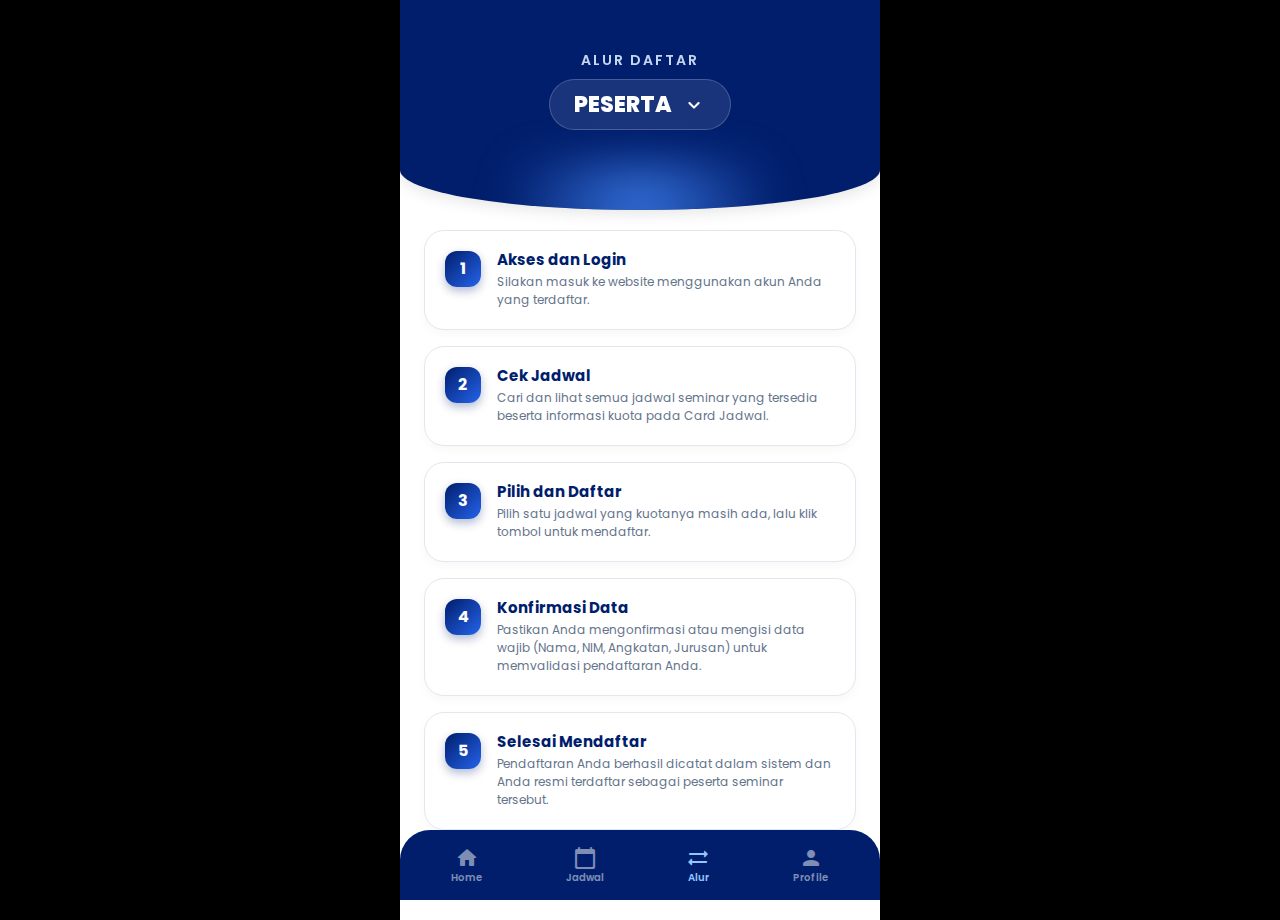
<file: alur.html>
<!DOCTYPE html>
<html lang="id">

<head>
    <meta charset="UTF-8">
    <meta name="viewport" content="width=device-width, initial-scale=1.0">
    <title>Alur - Seminar KP</title>
    <link rel="stylesheet" href="css/style.css">
    <link href="https://fonts.googleapis.com/icon?family=Material+Icons+Round" rel="stylesheet">
    <link href="https://fonts.googleapis.com/css2?family=Poppins:wght@300;400;500;600;700;800&display=swap"
        rel="stylesheet">
    <style>
        /* Global Black Body for Desktop feel */
        body {
            font-family: 'Poppins', sans-serif;
            background: #000000;
            color: #1e293b;
            /* Dark text for white background */
            min-height: 100vh;
            display: flex;
            justify-content: center;
            /* Center the mobile app */
            margin: 0;
        }

        /* Mobile Container - White Background */
        .app-container {
            background: #ffffff !important;
            width: 100%;
            max-width: 480px;
            min-height: 100vh;
            position: relative;
            padding-bottom: 90px;
            box-shadow: 0 0 20px rgba(0, 0, 0, 0.1);
        }

        /* Header - Curved Style Matching Home */
        .alur-header {
            background: #001E6C;
            padding: 50px 24px 80px;
            /* Deep padding for curve */
            text-align: center;
            border-radius: 0 0 50% 50% / 0 0 40px 40px;
            /* Curved bottom */
            position: relative;
            z-index: 20;
            margin-bottom: 20px;
            overflow: hidden;
            box-shadow: 0 4px 15px rgba(0, 0, 0, 0.1);
        }

        /* Glow effect */
        .alur-header::after {
            content: '';
            position: absolute;
            bottom: -50px;
            left: 50%;
            transform: translateX(-50%);
            width: 80%;
            height: 100px;
            background: radial-gradient(circle, rgba(66, 133, 244, 0.8) 0%, rgba(0, 30, 108, 0) 70%);
            filter: blur(20px);
            z-index: -1;
        }

        .header-title {
            font-size: 14px;
            font-weight: 600;
            text-transform: uppercase;
            letter-spacing: 2px;
            margin-bottom: 8px;
            opacity: 0.9;
            color: #dbeafe;
        }

        .header-subtitle {
            font-size: 22px;
            font-weight: 800;
            color: #FFFFFF;
            background: rgba(255, 255, 255, 0.1);
            backdrop-filter: blur(8px);
            padding: 8px 24px;
            border-radius: 50px;
            border: 1px solid rgba(255, 255, 255, 0.2);
            cursor: pointer;
            display: inline-flex;
            align-items: center;
            gap: 10px;
            transition: all 0.3s cubic-bezier(0.4, 0, 0.2, 1);
        }

        .header-subtitle:active {
            transform: scale(0.98);
            background: rgba(255, 255, 255, 0.2);
        }

        /* Dropdown custom (Floating Center) */
        .dropdown-overlay {
            position: fixed;
            top: 0;
            left: 0;
            right: 0;
            bottom: 0;
            background: rgba(0, 0, 0, 0.6);
            z-index: 100;
            display: none;
            backdrop-filter: blur(4px);
            opacity: 0;
            transition: opacity 0.3s;
        }

        .custom-dropdown {
            position: absolute;
            top: 180px;
            /* Adjusted for taller/curved header */
            left: 50%;
            transform: translateX(-50%) scale(0.9);
            background: white;
            border-radius: 20px;
            width: 85%;
            max-width: 320px;
            overflow: hidden;
            display: none;
            z-index: 101;
            box-shadow: 0 20px 40px rgba(0, 0, 0, 0.2);
            opacity: 0;
            transition: all 0.3s cubic-bezier(0.34, 1.56, 0.64, 1);
        }

        .custom-dropdown.open {
            transform: translateX(-50%) scale(1);
            opacity: 1;
        }

        .dropdown-item {
            padding: 16px 20px;
            color: #001E6C;
            font-weight: 600;
            border-bottom: 1px solid #f0f0f0;
            cursor: pointer;
            display: flex;
            align-items: center;
            justify-content: space-between;
        }

        .dropdown-item:last-child {
            border: none;
        }

        .dropdown-item:hover {
            background: #f0f9ff;
        }

        .dropdown-item.active {
            background: #E0F2FE;
            color: #0284C7;
        }

        .dropdown-item .check-icon {
            display: none;
        }

        .dropdown-item.active .check-icon {
            display: block;
        }

        /* Step List */
        .step-list {
            padding: 0 24px;
            display: flex;
            flex-direction: column;
            gap: 16px;
        }

        .step-card {
            background: white;
            border-radius: 20px;
            padding: 20px;
            display: flex;
            gap: 16px;
            color: #333;
            align-items: flex-start;
            /* Border added for contrast on white bg */
            border: 1px solid #e2e8f0;
            box-shadow: 0 4px 10px rgba(0, 0, 0, 0.03);
            transition: transform 0.2s;
        }

        .step-card:hover {
            transform: translateY(-2px);
            box-shadow: 0 8px 20px rgba(0, 0, 0, 0.06);
            border-color: #bfdbfe;
        }

        .step-number {
            width: 36px;
            height: 36px;
            background: linear-gradient(135deg, #001E6C, #2563EB);
            color: white;
            border-radius: 12px;
            display: flex;
            align-items: center;
            justify-content: center;
            font-weight: 700;
            font-size: 16px;
            flex-shrink: 0;
            box-shadow: 0 4px 10px rgba(0, 30, 108, 0.3);
        }

        .step-content h4 {
            font-size: 15px;
            font-weight: 700;
            color: #001E6C;
            margin-bottom: 4px;
        }

        .step-content p {
            font-size: 12px;
            color: #64748b;
            line-height: 1.5;
        }

        .step-content ul {
            padding-left: 16px;
            margin-top: 6px;
        }

        .step-content li {
            font-size: 12px;
            color: #64748b;
            margin-bottom: 4px;
        }

        /* Helper */
        .hidden {
            display: none;
        }

        .app-container a {
            color: #2563EB;
            text-decoration: none;
            font-weight: 600;
        }

        /* Custom Bottom Nav Reused */
        .nav-shape {
            position: fixed;
            bottom: 0;
            width: 100%;
            max-width: 480px;
            height: 70px;
            background: #001E6C;
            border-radius: 30px 30px 0 0;
            display: flex;
            justify-content: space-around;
            align-items: center;
            padding: 0 10px;
            z-index: 100;
        }
    </style>
</head>

<body>
    <div class="app-container">

        <!-- Header -->
        <div class="alur-header">


            <div class="header-title">ALUR DAFTAR</div>
            <div class="header-subtitle" onclick="toggleDropdown()">
                <span id="currentModeText">PESERTA</span>
                <span class="material-icons-round">expand_more</span>
            </div>
        </div>

        <!-- Dropdown Menu (Floating) -->
        <div class="dropdown-overlay" id="dropOverlay" onclick="closeDropdown()"></div>
        <div class="custom-dropdown" id="dropMenu">
            <div class="dropdown-item active" onclick="switchMode('peserta')">
                <div style="display: flex; align-items: center; gap: 10px;">
                    <span class="material-icons-round" style="color: #2563EB;">person</span>
                    <span>PESERTA</span>
                </div>
                <span class="material-icons-round check-icon">check</span>
            </div>
            <div class="dropdown-item" onclick="switchMode('penyeminar')">
                <div style="display: flex; align-items: center; gap: 10px;">
                    <span class="material-icons-round" style="color: #F59E0B;">school</span>
                    <span>PENYEMINAR</span>
                </div>
                <span class="material-icons-round check-icon">check</span>
            </div>
        </div>

        <!-- CONTENT: PESERTA -->
        <div id="viewPeserta" class="step-list">
            <div class="step-card">
                <div class="step-number">1</div>
                <div class="step-content">
                    <h4>Akses dan Login</h4>
                    <p>Silakan masuk ke website menggunakan akun Anda yang terdaftar.</p>
                </div>
            </div>
            <div class="step-card">
                <div class="step-number">2</div>
                <div class="step-content">
                    <h4>Cek Jadwal</h4>
                    <p>Cari dan lihat semua jadwal seminar yang tersedia beserta informasi kuota pada Card Jadwal.</p>
                </div>
            </div>
            <div class="step-card">
                <div class="step-number">3</div>
                <div class="step-content">
                    <h4>Pilih dan Daftar</h4>
                    <p>Pilih satu jadwal yang kuotanya masih ada, lalu klik tombol untuk mendaftar.</p>
                </div>
            </div>
            <div class="step-card">
                <div class="step-number">4</div>
                <div class="step-content">
                    <h4>Konfirmasi Data</h4>
                    <p>Pastikan Anda mengonfirmasi atau mengisi data wajib (Nama, NIM, Angkatan, Jurusan) untuk
                        memvalidasi pendaftaran Anda.</p>
                </div>
            </div>
            <div class="step-card">
                <div class="step-number">5</div>
                <div class="step-content">
                    <h4>Selesai Mendaftar</h4>
                    <p>Pendaftaran Anda berhasil dicatat dalam sistem dan Anda resmi terdaftar sebagai peserta seminar
                        tersebut.</p>
                </div>
            </div>
        </div>

        <!-- CONTENT: PENYEMINAR -->
        <div id="viewPenyeminar" class="step-list hidden">
            <div class="step-card">
                <div class="step-number">1</div>
                <div class="step-content">
                    <h4>Akses dan Login</h4>
                    <p>Akses website dan Login menggunakan akun Anda untuk memulai proses pengajuan.</p>
                </div>
            </div>
            <div class="step-card">
                <div class="step-number">2</div>
                <div class="step-content">
                    <h4>Mengisi Formulir Pendaftaran</h4>
                    <p>Isi semua data yang diminta dalam Formulir dibawah ini. <a href="daftar_seminar.html">Klik
                            Disini</a></p>
                </div>
            </div>
            <div class="step-card">
                <div class="step-number">3</div>
                <div class="step-content">
                    <h4>Melampirkan Dokumen Wajib</h4>
                    <p>Pastikan Anda melampirkan 5 Dokumen Wajib berikut secara lengkap:</p>
                    <ul>
                        <li>Screenshot Jumlah Bimbingan</li>
                        <li>Dokumen Seminar KP</li>
                        <li>Foto Kertas Hijau Riwayat</li>
                        <li>Screenshot Pengajuan Seminar</li>
                        <li>Screenshot Peminjaman Ruangan</li>
                    </ul>
                </div>
            </div>
            <div class="step-card">
                <div class="step-number">4</div>
                <div class="step-content">
                    <h4>Verifikasi Kelengkapan</h4>
                    <p>Pastikan semua field dan dokumen sudah terisi, karena formulir tidak akan terkirim jika ada data
                        yang kurang.</p>
                </div>
            </div>
            <div class="step-card">
                <div class="step-number">5</div>
                <div class="step-content">
                    <h4>Menerima Hasil Verifikasi</h4>
                    <p>Tunggu email dari Admin yang berisi notifikasi status pengajuan Anda (Diterima atau Ditolak).</p>
                </div>
            </div>
            <div class="step-card">
                <div class="step-number">6</div>
                <div class="step-content">
                    <h4>Menerima Konfirmasi Jadwal</h4>
                    <p>Jika diterima, Anda akan menerima email dari Admin yang menginformasikan bahwa jadwal seminar
                        Anda sudah ada di website.</p>
                </div>
            </div>
            <div class="step-card">
                <div class="step-number">7</div>
                <div class="step-content">
                    <h4>Memeriksa Jadwal</h4>
                    <p>Akses website untuk memastikan jadwal seminar Anda sudah ada dan siap untuk didaftar oleh
                        peserta.</p>
                </div>
            </div>
        </div>

        <!-- Bottom Nav Standard -->
        <nav class="nav-shape"
            style="position: fixed; bottom: 0; width: 100%; max-width: 480px; height: 70px; background: #001E6C; border-radius: 30px 30px 0 0; display: flex; justify-content: space-around; align-items: center; padding: 0 10px; z-index: 50;">
            <a href="home.html" class="nav-item"
                style="display: flex; flex-direction: column; align-items: center; text-decoration: none; color: rgba(255,255,255,0.5);">
                <span class="material-icons-round" style="font-size: 24px;">home</span>
                <span style="font-size: 10px; font-weight: 600;">Home</span>
            </a>
            <a href="explore.html" class="nav-item"
                style="display: flex; flex-direction: column; align-items: center; text-decoration: none; color: rgba(255,255,255,0.5);">
                <span class="material-icons-round" style="font-size: 24px;">calendar_today</span>
                <span style="font-size: 10px; font-weight: 600;">Jadwal</span>
            </a>
            <a href="alur.html" class="nav-item-active"
                style="display: flex; flex-direction: column; align-items: center; text-decoration: none; color: #93C5FD;">
                <span class="material-icons-round" style="font-size: 24px;">sync_alt</span>
                <span style="font-size: 10px; font-weight: 600;">Alur</span>
            </a>
            <a href="profile.html" class="nav-item"
                style="display: flex; flex-direction: column; align-items: center; text-decoration: none; color: rgba(255,255,255,0.5);">
                <span class="material-icons-round" style="font-size: 24px;">person</span>
                <span style="font-size: 10px; font-weight: 600;">Profile</span>
            </a>
        </nav>
    </div>

    <script src="js/main.js"></script>
    <script>
        function toggleDropdown() {
            const overlay = document.getElementById('dropOverlay');
            const menu = document.getElementById('dropMenu');
            if (menu.style.display === 'block') {
                closeDropdown();
            } else {
                overlay.style.display = 'block';
                menu.style.display = 'block';
                // Trigger reflow for animation
                setTimeout(() => menu.classList.add('open'), 10);
            }
        }

        function closeDropdown() {
            const overlay = document.getElementById('dropOverlay');
            const menu = document.getElementById('dropMenu');
            menu.classList.remove('open');
            overlay.style.display = 'none';
            setTimeout(() => {
                menu.style.display = 'none';
            }, 200);
        }

        function switchMode(mode) {
            const items = document.querySelectorAll('.dropdown-item');
            items.forEach(item => item.classList.remove('active'));

            if (mode === 'peserta') {
                document.getElementById('viewPeserta').classList.remove('hidden');
                document.getElementById('viewPenyeminar').classList.add('hidden');
                document.getElementById('currentModeText').innerText = 'PESERTA';
                items[0].classList.add('active');
            } else {
                document.getElementById('viewPeserta').classList.add('hidden');
                document.getElementById('viewPenyeminar').classList.remove('hidden');
                document.getElementById('currentModeText').innerText = 'PENYEMINAR';
                items[1].classList.add('active');
            }
            closeDropdown();
        }
    </script>
</body>

</html>
</file>
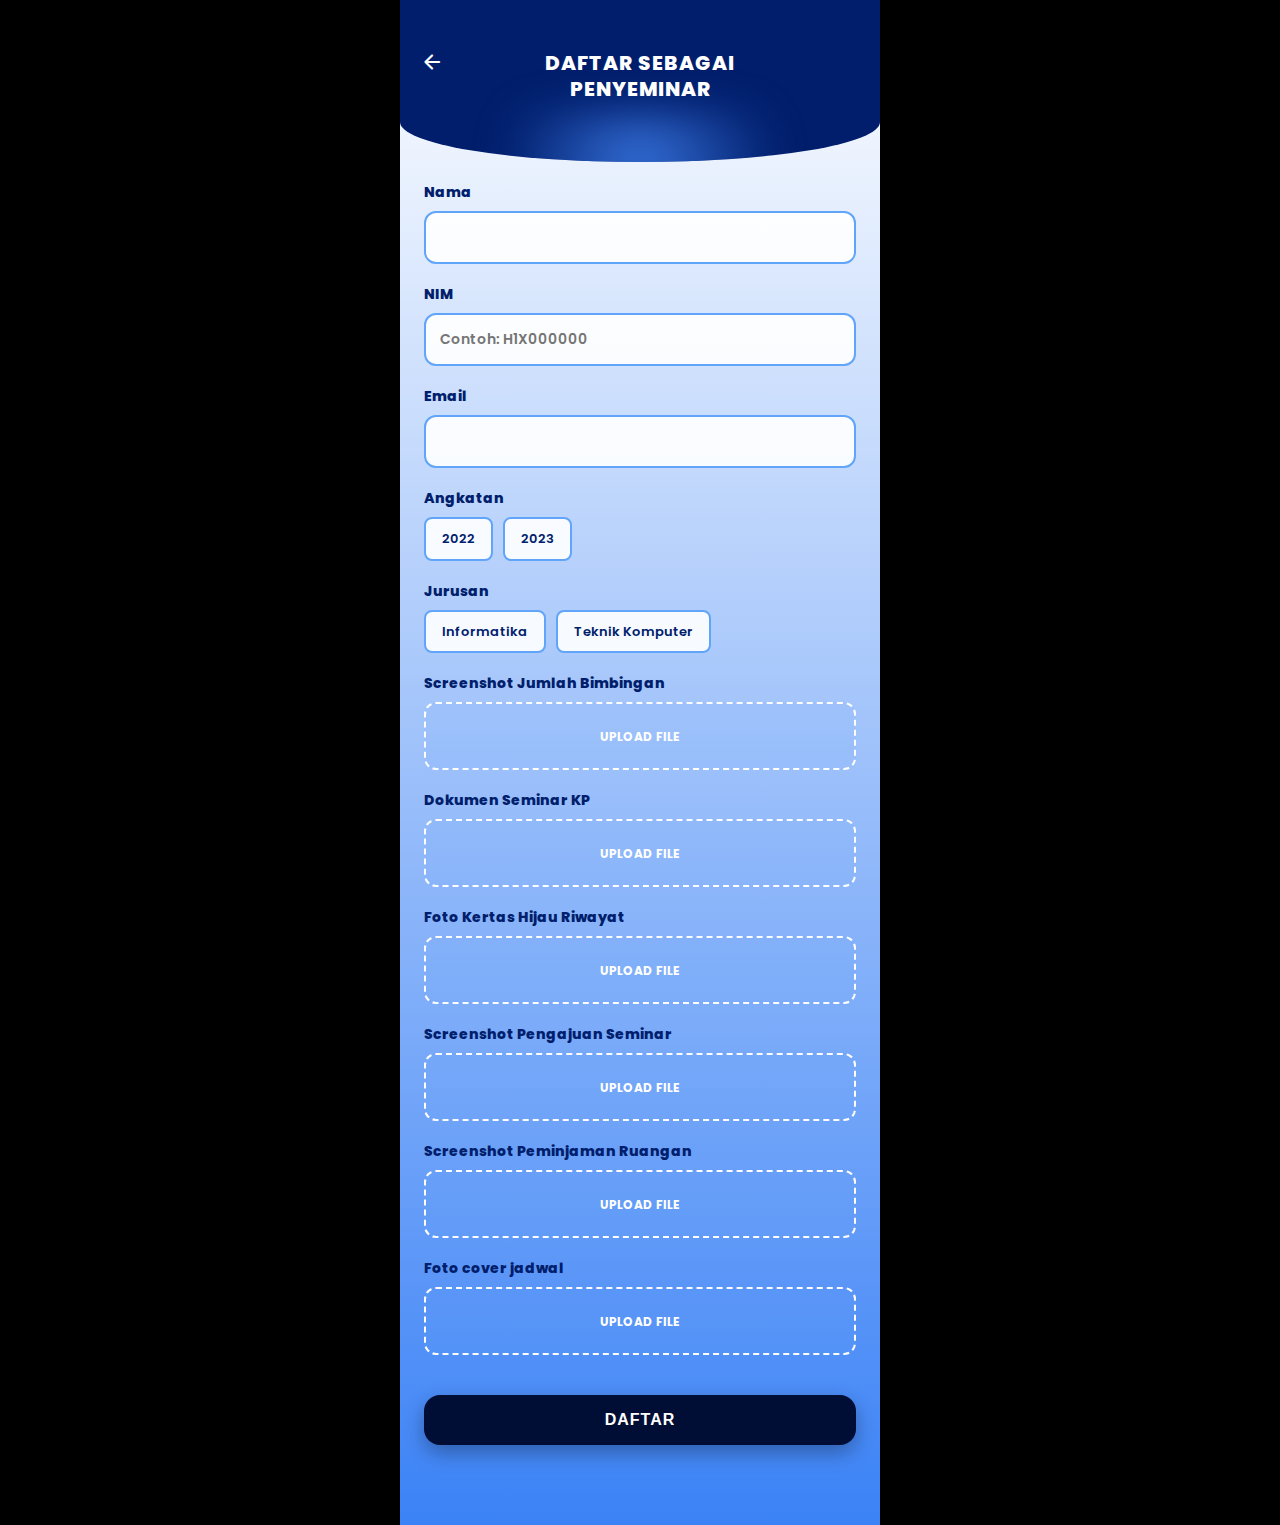
<file: daftar_seminar.html>
<!DOCTYPE html>
<html lang="id">

<head>
    <meta charset="UTF-8">
    <meta name="viewport" content="width=device-width, initial-scale=1.0">
    <title>Daftar Seminar - Seminar KP</title>
    <link rel="stylesheet" href="css/style.css">
    <link href="https://fonts.googleapis.com/icon?family=Material+Icons+Round" rel="stylesheet">
    <link href="https://fonts.googleapis.com/css2?family=Poppins:wght@300;400;500;600;700;800&display=swap"
        rel="stylesheet">
    <style>
        /* Global Styles */
        body {
            font-family: 'Poppins', sans-serif;
            background: #000000;
            margin: 0;
            display: flex;
            justify-content: center;
            min-height: 100vh;
        }

        /* Hide Scrollbar explicitly for this page */
        ::-webkit-scrollbar {
            display: none;
        }

        * {
            -ms-overflow-style: none;
            scrollbar-width: none;
        }

        .app-container {
            background: linear-gradient(180deg, #FFFFFF 0%, #3B82F6 100%);
            width: 100%;
            max-width: 480px;
            min-height: 100vh;
            position: relative;
            padding-bottom: 40px;
            box-shadow: 0 0 20px rgba(0, 0, 0, 0.1);
        }

        /* Header */
        .page-header {
            background: #001E6C;
            padding: 40px 20px 60px;
            text-align: center;
            border-radius: 0 0 50% 50% / 0 0 40px 40px;
            position: relative;
            z-index: 10;
            margin-bottom: 20px;
            overflow: hidden;
            /* Important for glow clip */
        }

        /* Glow Effect */
        .page-header::after {
            content: '';
            position: absolute;
            bottom: -50px;
            left: 50%;
            transform: translateX(-50%);
            width: 80%;
            height: 100px;
            background: radial-gradient(circle, rgba(66, 133, 244, 0.8) 0%, rgba(0, 30, 108, 0) 70%);
            filter: blur(20px);
            z-index: -1;
        }

        .header-title {
            color: white;
            font-size: 20px;
            font-weight: 800;
            text-transform: uppercase;
            letter-spacing: 1px;
            margin-top: 10px;
            line-height: 1.3;
        }

        /* Back Link */
        .back-link {
            display: inline-flex;
            align-items: center;
            color: white;
            position: absolute;
            left: 20px;
            top: 50px;
            text-decoration: none;
            font-weight: 600;
            font-size: 14px;
            z-index: 20;
        }

        /* Form Container */
        .form-container {
            padding: 0 24px;
        }

        .form-group {
            margin-bottom: 20px;
        }

        .form-label {
            display: block;
            color: #001E6C;
            font-weight: 800;
            font-size: 14px;
            margin-bottom: 8px;
        }

        .form-input {
            width: 100%;
            padding: 14px;
            border: 2px solid #60A5FA;
            background: rgba(255, 255, 255, 0.9);
            border-radius: 12px;
            font-family: 'Poppins', sans-serif;
            font-size: 14px;
            outline: none;
            color: #001E6C;
            font-weight: 600;
            transition: border-color 0.2s;
            box-sizing: border-box;
        }

        .form-input:focus {
            border-color: #001E6C;
        }

        /* Radio Group Styling */
        .radio-group {
            display: flex;
            gap: 10px;
            flex-wrap: wrap;
        }

        .radio-label {
            position: relative;
            cursor: pointer;
        }

        .radio-label input {
            position: absolute;
            opacity: 0;
            cursor: pointer;
        }

        .radio-custom {
            display: inline-block;
            padding: 10px 16px;
            background: rgba(255, 255, 255, 0.9);
            border: 2px solid #60A5FA;
            border-radius: 8px;
            color: #001E6C;
            font-weight: 600;
            font-size: 13px;
            transition: all 0.2s;
        }

        .radio-label input:checked~.radio-custom {
            background: #001E6C;
            color: white;
            border-color: #001E6C;
        }

        /* File Upload Styling */
        .file-upload-box {
            background: rgba(106, 163, 255, 0.1);
            /* Light blue bg */
            border: 2px dashed #ffffff;
            border-radius: 12px;
            padding: 20px;
            text-align: center;
            cursor: pointer;
            transition: all 0.2s;
            position: relative;
        }

        .file-upload-box:hover {
            background: rgba(59, 130, 246, 0.2);
            border-color: #001E6C;
        }

        .file-upload-text {
            color: #ffffff;
            font-weight: 700;
            font-size: 12px;
            text-transform: uppercase;
            pointer-events: none;
        }

        .file-input-hidden {
            position: absolute;
            top: 0;
            left: 0;
            width: 100%;
            height: 100%;
            opacity: 0;
            cursor: pointer;
        }

        .file-name-display {
            font-size: 11px;
            color: #001E6C;
            margin-top: 5px;
            font-weight: 600;
            display: none;
            word-break: break-all;
        }

        /* Submit Button */
        .submit-btn {
            width: 100%;
            background: #000E36;
            color: white;
            border: none;
            padding: 16px;
            border-radius: 16px;
            font-weight: 800;
            font-size: 16px;
            cursor: pointer;
            box-shadow: 0 8px 20px rgba(0, 0, 0, 0.3);
            text-transform: uppercase;
            letter-spacing: 1px;
            margin-top: 20px;
            margin-bottom: 40px;
        }

        .submit-btn:active {
            transform: scale(0.98);
        }
    </style>
</head>

<body>
    <div class="app-container">

        <!-- Header -->
        <div class="page-header">
            <a href="alur.html" class="back-link">
                <span class="material-icons-round">arrow_back</span>
            </a>

            <div class="header-title">Daftar Sebagai<br>Penyeminar</div>
        </div>

        <!-- Form -->
        <div class="form-container">

            <!-- Nama -->
            <div class="form-group">
                <label class="form-label">Nama</label>
                <input type="text" class="form-input" id="regNama">
            </div>

            <!-- NIM -->
            <div class="form-group">
                <label class="form-label">NIM</label>
                <input type="text" class="form-input" id="regNim" placeholder="Contoh: H1X000000"
                    oninput="this.value = this.value.toUpperCase()">
            </div>

            <div class="form-group">
                <label class="form-label">Email</label>
                <input type="text" class="form-input" id="regEmail">
            </div>

            <!-- Angkatan -->
            <div class="form-group">
                <label class="form-label">Angkatan</label>
                <div class="radio-group">
                    <label class="radio-label">
                        <input type="radio" name="angkatan" value="2022">
                        <span class="radio-custom">2022</span>
                    </label>
                    <label class="radio-label">
                        <input type="radio" name="angkatan" value="2023">
                        <span class="radio-custom">2023</span>
                    </label>
                </div>
            </div>

            <!-- Jurusan -->
            <div class="form-group">
                <label class="form-label">Jurusan</label>
                <div class="radio-group">
                    <label class="radio-label">
                        <input type="radio" name="jurusan" value="Informatika">
                        <span class="radio-custom">Informatika</span>
                    </label>
                    <label class="radio-label">
                        <input type="radio" name="jurusan" value="Teknik Komputer">
                        <span class="radio-custom">Teknik Komputer</span>
                    </label>
                </div>
            </div>

            <!-- Uploads -->
            <div class="form-group">
                <label class="form-label">Screenshot Jumlah Bimbingan</label>
                <div class="file-upload-box">
                    <span class="file-upload-text">Upload File</span>
                    <input type="file" class="file-input-hidden" id="file1" onchange="updateFileName(this, 'disp1')">
                    <div class="file-name-display" id="disp1"></div>
                </div>
            </div>

            <div class="form-group">
                <label class="form-label">Dokumen Seminar KP</label>
                <div class="file-upload-box">
                    <span class="file-upload-text">Upload File</span>
                    <input type="file" class="file-input-hidden" id="file2" onchange="updateFileName(this, 'disp2')">
                    <div class="file-name-display" id="disp2"></div>
                </div>
            </div>

            <div class="form-group">
                <label class="form-label">Foto Kertas Hijau Riwayat</label>
                <div class="file-upload-box">
                    <span class="file-upload-text">Upload File</span>
                    <input type="file" class="file-input-hidden" id="file3" onchange="updateFileName(this, 'disp3')">
                    <div class="file-name-display" id="disp3"></div>
                </div>
            </div>

            <div class="form-group">
                <label class="form-label">Screenshot Pengajuan Seminar</label>
                <div class="file-upload-box">
                    <span class="file-upload-text">Upload File</span>
                    <input type="file" class="file-input-hidden" id="file4" onchange="updateFileName(this, 'disp4')">
                    <div class="file-name-display" id="disp4"></div>
                </div>
            </div>

            <div class="form-group">
                <label class="form-label">Screenshot Peminjaman Ruangan</label>
                <div class="file-upload-box">
                    <span class="file-upload-text">Upload File</span>
                    <input type="file" class="file-input-hidden" id="file5" onchange="updateFileName(this, 'disp5')">
                    <div class="file-name-display" id="disp5"></div>
                </div>
            </div>

            <div class="form-group">
                <label class="form-label">Foto cover jadwal</label>
                <div class="file-upload-box">
                    <span class="file-upload-text">Upload File</span>
                    <input type="file" class="file-input-hidden" id="file6" onchange="updateFileName(this, 'disp6')">
                    <div class="file-name-display" id="disp6"></div>
                </div>
            </div>

            <button class="submit-btn" onclick="submitForm()">Daftar</button>

        </div>
    </div>

    <script src="js/main.js"></script>
    <script>
        function updateFileName(input, displayId) {
            const display = document.getElementById(displayId);
            if (input.files && input.files[0]) {
                display.innerText = input.files[0].name;
                display.style.display = 'block';
            } else {
                display.style.display = 'none';
            }
        }

        function submitForm() {
            const submitBtn = document.querySelector('.submit-btn');

            // Collect Data
            const nama = document.getElementById('regNama').value;
            const nim = document.getElementById('regNim').value;
            const email = document.getElementById('regEmail').value;

            const angkatanEl = document.querySelector('input[name="angkatan"]:checked');
            const jurusanEl = document.querySelector('input[name="jurusan"]:checked');

            const f1 = document.getElementById('file1').files[0];
            const f2 = document.getElementById('file2').files[0];
            const f3 = document.getElementById('file3').files[0];
            const f4 = document.getElementById('file4').files[0];
            const f5 = document.getElementById('file5').files[0];
            const f6 = document.getElementById('file6').files[0];

            // Validation
            if (!nama || !nim || !email || !angkatanEl || !jurusanEl) {
                showModal("error", "Data Tidak Lengkap", "Mohon lengkapi data diri Anda:\n- Nama\n- NIM\n- Email\n- Angkatan\n- Jurusan");
                return;
            }

            const nimPattern = /^(?=.*[A-Z])(?=.*\d)[A-Z0-9.]+$/;
            if (!nimPattern.test(nim)) {
                showModal("error", "Format NIM Salah", "NIM harus huruf KAPITAL dan mengandung angka.\nContoh: A11.2022.12345");
                return;
            }

            if (!f1 || !f2 || !f3 || !f4 || !f5 || !f6) {
                showModal("error", "Dokumen Kurang", "Mohon upload ke-6 dokumen wajib yang diminta.");
                return;
            }

            // Size Warning (> 10MB Total)
            const totalSize = (f1.size + f2.size + f3.size + f4.size + f5.size + f6.size) / (1024 * 1024);
            if (totalSize > 10) {
                showConfirm("File Besar (" + totalSize.toFixed(1) + " MB)",
                    "Total ukuran file Anda cukup besar. Proses upload mungkin memakan waktu lebih lama dari biasanya.\n\nApakah Anda ingin melanjutkan?",
                    () => { executeUpload(); }
                );
            } else {
                executeUpload();
            }

            function executeUpload() {
                // Prepare Data
                const formData = new FormData();
                formData.append('nama', nama);
                formData.append('nim', nim);
                formData.append('email', email);
                formData.append('angkatan', angkatanEl.value);
                formData.append('jurusan', jurusanEl.value);

                formData.append('file1', f1);
                formData.append('file2', f2);
                formData.append('file3', f3);
                formData.append('file4', f4);
                formData.append('file5', f5);
                formData.append('file6', f6);

                // UI Loading State
                submitBtn.innerText = "MENGUPLOAD...";
                submitBtn.disabled = true;
                submitBtn.style.opacity = "0.7";

                // AJAX Submission with Progress
                const xhr = new XMLHttpRequest();
                xhr.open('POST', 'php/api_register_seminar.php?t=' + Date.now(), true);

                // Progress event
                xhr.upload.onprogress = function (e) {
                    if (e.lengthComputable) {
                        const percentComplete = Math.round((e.loaded / e.total) * 100);
                        if (percentComplete >= 100) {
                            submitBtn.innerText = "MEMPROSES SERVER...";
                        } else {
                            submitBtn.innerText = `MENGUPLOAD... ${percentComplete}%`;
                        }
                    }
                };

                // Load completion
                xhr.onload = function () {
                    console.log('Server Status:', xhr.status);

                    if (xhr.status !== 200) {
                        showModal("error", "Server Error (" + xhr.status + ")", "Terjadi kesalahan server.\nResponse: " + xhr.responseText.substring(0, 100));
                        resetButton();
                        return;
                    }

                    try {
                        const data = JSON.parse(xhr.responseText);
                        if (data.status === 'success') {
                            showModal("success", "Pendaftaran Berhasil!", "Data Anda telah dikirim!\nSilakan tunggu verifikasi admin di halaman Status.", () => {
                                window.location.href = 'alur.html';
                            });
                        } else {
                            showModal("error", "Gagal Mengirim", data.message || "Terjadi kesalahan server.");
                            resetButton();
                        }
                    } catch (e) {
                        console.error('JSON Parse Error:', e);
                        showModal("error", "Format Response Salah", "Server error (Not JSON).\n\n" + xhr.responseText.substring(0, 100));
                        resetButton();
                    }
                };

                // Error handling
                xhr.onerror = function () {
                    console.error('Network Error');
                    showModal("error", "Koneksi Error", "Gagal menghubungi server. Cek koneksi internet Anda.");
                    resetButton();
                };

                // Send
                xhr.send(formData);
            }

            function resetButton() {
                submitBtn.innerText = "DAFTAR";
                submitBtn.disabled = false;
                submitBtn.style.opacity = "1";
            }
        }
    </script>
</body>

</html>
</file>
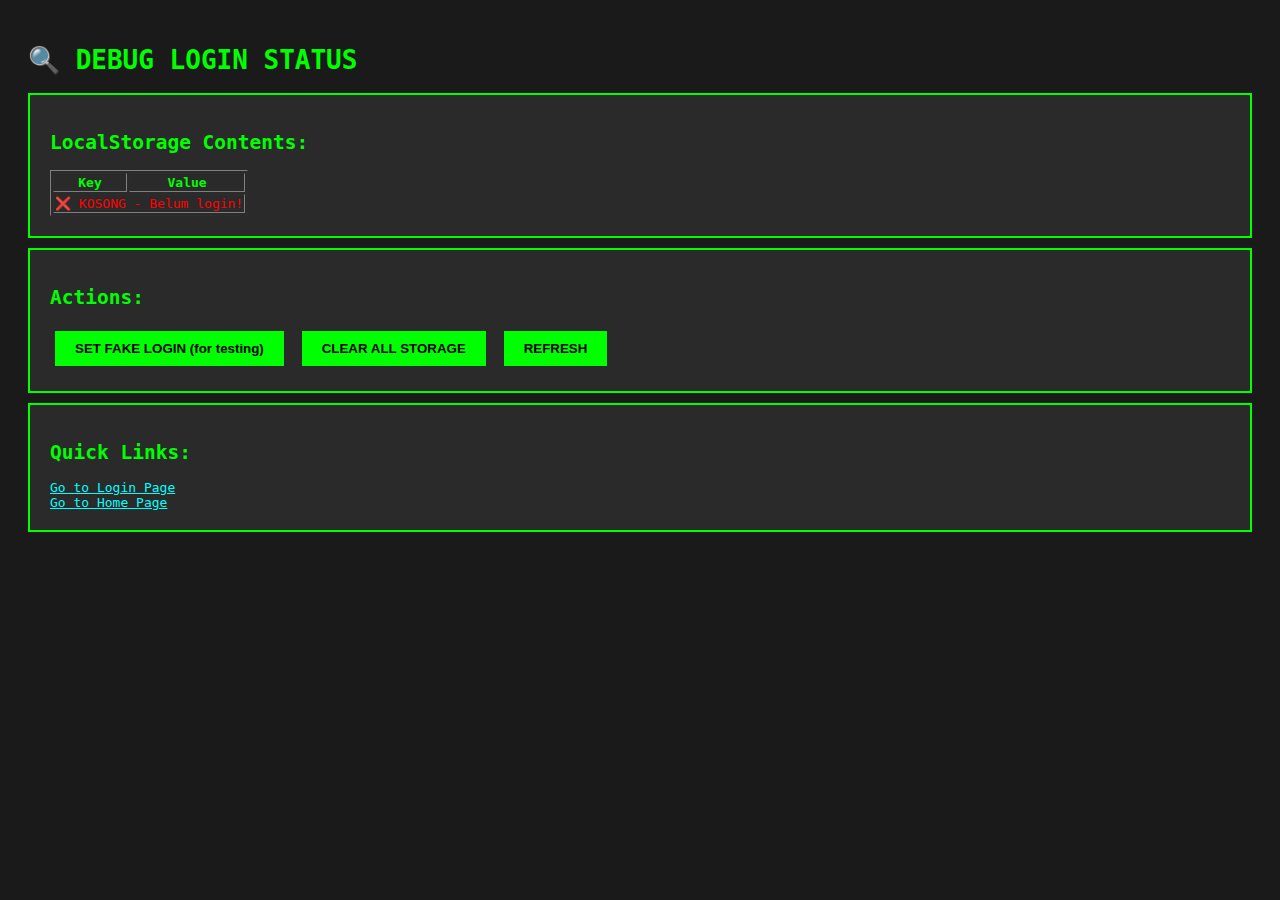
<file: debug_login.html>
<!DOCTYPE html>
<html>

<head>
    <title>DEBUG - Check Login Status</title>
    <style>
        body {
            font-family: monospace;
            background: #1a1a1a;
            color: #00ff00;
            padding: 20px;
        }

        .box {
            background: #2a2a2a;
            padding: 20px;
            margin: 10px 0;
            border: 2px solid #00ff00;
        }

        button {
            background: #00ff00;
            color: #000;
            padding: 10px 20px;
            border: none;
            margin: 5px;
            cursor: pointer;
            font-weight: bold;
        }
    </style>
</head>

<body>
    <h1>🔍 DEBUG LOGIN STATUS</h1>

    <div class="box">
        <h2>LocalStorage Contents:</h2>
        <div id="storage"></div>
    </div>

    <div class="box">
        <h2>Actions:</h2>
        <button onclick="setFakeLogin()">SET FAKE LOGIN (for testing)</button>
        <button onclick="clearAll()">CLEAR ALL STORAGE</button>
        <button onclick="location.reload()">REFRESH</button>
    </div>

    <div class="box">
        <h2>Quick Links:</h2>
        <a href="login.html" style="color:#00ffff;">Go to Login Page</a><br>
        <a href="home.html" style="color:#00ffff;">Go to Home Page</a>
    </div>

    <script>
        function displayStorage() {
            const storage = document.getElementById('storage');
            let html = '<table border="1" style="color:#00ff00;">';
            html += '<tr><th>Key</th><th>Value</th></tr>';

            if (localStorage.length === 0) {
                html += '<tr><td colspan="2" style="color:#ff0000;">❌ KOSONG - Belum login!</td></tr>';
            } else {
                for (let i = 0; i < localStorage.length; i++) {
                    const key = localStorage.key(i);
                    const value = localStorage.getItem(key);
                    html += `<tr><td>${key}</td><td>${value}</td></tr>`;
                }
            }
            html += '</table>';
            storage.innerHTML = html;
        }

        function setFakeLogin() {
            localStorage.setItem('isLoggedIn', 'true');
            localStorage.setItem('userName', 'Test User');
            alert('✅ Fake login berhasil! Sekarang coba buka home.html');
            displayStorage();
        }

        function clearAll() {
            localStorage.clear();
            alert('🗑️ Storage dihapus!');
            displayStorage();
        }

        displayStorage();
    </script>
</body>

</html>
</file>
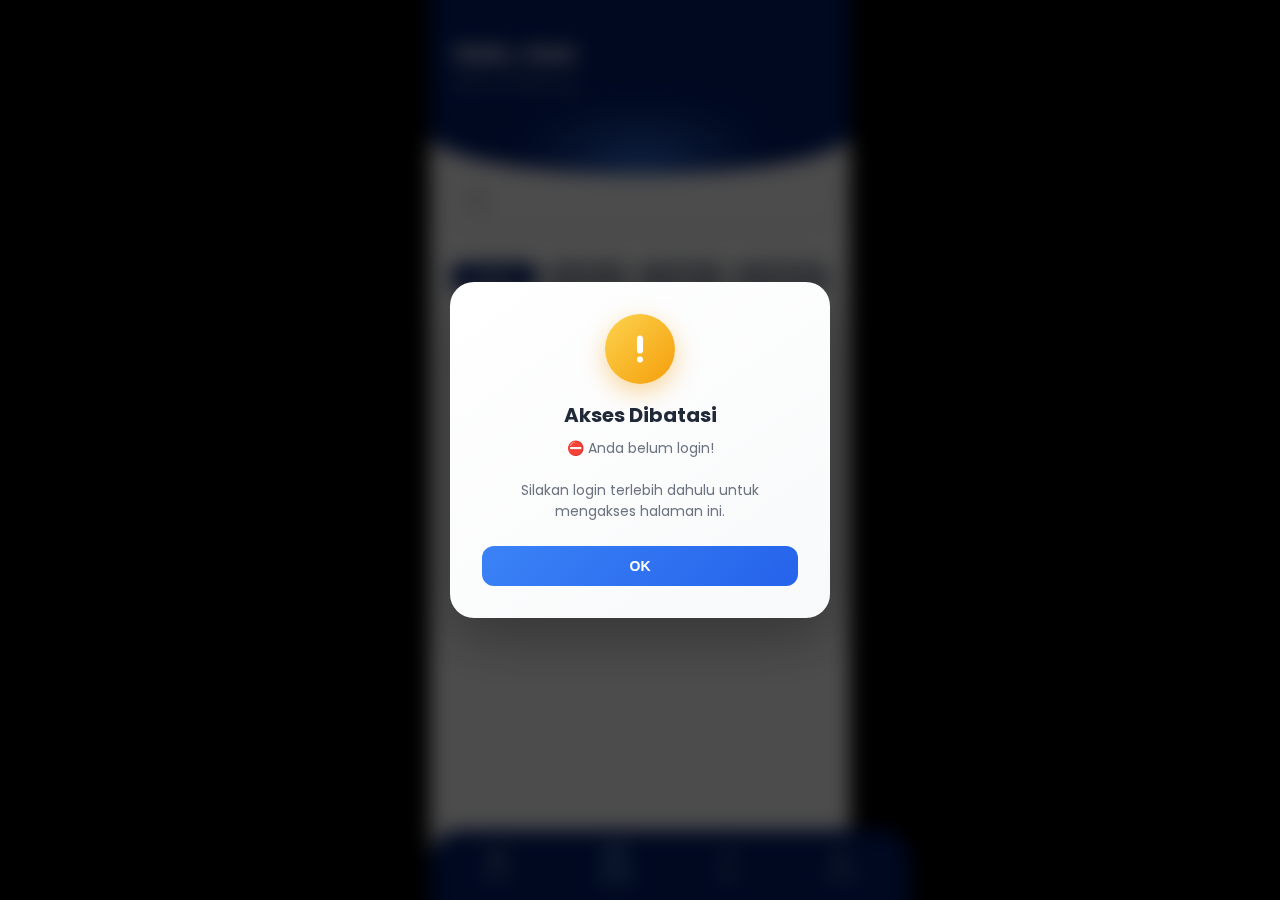
<file: detail.html>
<!DOCTYPE html>
<html lang="id">

<head>
    <meta charset="UTF-8">
    <meta name="viewport" content="width=device-width, initial-scale=1.0">
    <title>Detail Seminar - Seminar KP</title>
    <link rel="stylesheet" href="css/style.css">
    <link href="https://fonts.googleapis.com/icon?family=Material+Icons+Round" rel="stylesheet">
    <link href="https://fonts.googleapis.com/css2?family=Poppins:wght@300;400;500;600;700;800&display=swap"
        rel="stylesheet">
    <style>
        /* Global Black Body */
        body {
            font-family: 'Poppins', sans-serif;
            background: #000000;
            margin: 0;
            display: flex;
            justify-content: center;
            min-height: 100vh;
        }

        /* App Container - Light Blue Gradient Background as per image */
        .app-container {
            background: linear-gradient(180deg, #E0F2FE 0%, #EFF6FF 100%);
            width: 100%;
            max-width: 480px;
            min-height: 100vh;
            position: relative;
            padding-bottom: 20px;
            box-shadow: 0 0 20px rgba(0, 0, 0, 0.1);
        }

        /* Header - Curved Dark Blue */
        .detail-header {
            background: #001E6C;
            padding: 40px 20px 60px;
            text-align: center;
            border-radius: 0 0 50% 50% / 0 0 40px 40px;
            position: relative;
            z-index: 10;
            overflow: hidden;
        }

        .detail-header::after {
            content: '';
            position: absolute;
            bottom: -50px;
            left: 50%;
            transform: translateX(-50%);
            width: 80%;
            height: 100px;
            background: radial-gradient(circle, rgba(66, 133, 244, 0.8) 0%, rgba(0, 30, 108, 0) 70%);
            filter: blur(20px);
            z-index: -1;
        }

        .header-title {
            color: white;
            font-size: 18px;
            font-weight: 800;
            text-transform: uppercase;
            letter-spacing: 1px;
        }

        /* Status bar mock */
        .status-bar {
            display: flex;
            justify-content: space-between;
            margin-bottom: 20px;
            font-size: 14px;
            color: white;
        }

        /* Back Link */
        .back-link {
            display: inline-flex;
            align-items: center;
            color: #001E6C;
            font-weight: 700;
            font-size: 14px;
            text-decoration: none;
            margin: 20px 24px 10px;
            gap: 4px;
        }

        /* Main Content Card */
        .main-card {
            background: rgba(255, 255, 255, 0.6);
            backdrop-filter: blur(10px);
            border: 2px solid #8B5CF6;
            /* Purple/Blue border from image */
            border-radius: 20px;
            margin: 0 20px 20px;
            padding: 16px;
            box-shadow: 0 10px 30px rgba(0, 0, 0, 0.05);
        }

        .seminar-img {
            width: 100%;
            height: 180px;
            object-fit: cover;
            border-radius: 12px;
            margin-bottom: 16px;
            border: 1px solid rgba(0, 0, 0, 0.1);
        }

        .seminar-title {
            font-size: 14px;
            font-weight: 800;
            color: #001E6C;
            text-transform: uppercase;
            line-height: 1.4;
            margin-bottom: 8px;
        }

        .seminar-speaker {
            display: flex;
            align-items: center;
            gap: 6px;
            font-size: 12px;
            color: #64748B;
            margin-bottom: 20px;
            font-weight: 500;
        }

        /* Info Grid */
        .info-grid {
            display: grid;
            grid-template-columns: 1fr 1fr;
            gap: 12px;
            margin-bottom: 20px;
        }

        .info-box {
            background: #3B82F6;
            /* Blue Color */
            padding: 12px;
            border-radius: 12px;
            color: white;
        }

        .info-label {
            font-size: 10px;
            opacity: 0.8;
            text-transform: uppercase;
            letter-spacing: 0.5px;
            margin-bottom: 2px;
            font-weight: 500;
        }

        .info-value {
            font-size: 12px;
            font-weight: 600;
            line-height: 1.3;
        }

        .divider {
            height: 1px;
            background: #CBD5E1;
            margin: 20px 0;
        }

        /* Summary Card (Dark Blue Box) */
        .summary-card {
            background: #001E6C;
            border-radius: 16px;
            padding: 20px;
            color: white;
        }

        .summary-title {
            font-size: 14px;
            font-weight: 800;
            text-transform: uppercase;
            margin-bottom: 1px;
        }

        .quota-label {
            font-size: 12px;
            opacity: 0.8;
            margin-bottom: 4px;
        }

        .quota-value {
            font-size: 14px;
            font-weight: 700;
            margin-bottom: 8px;
        }

        .progress-bar {
            height: 6px;
            background: rgba(255, 255, 255, 0.2);
            border-radius: 3px;
            margin-bottom: 20px;
            overflow: hidden;
        }

        .progress-fill {
            height: 100%;
            background: #3B82F6;
            /* Lighter blue fill */
            border-radius: 3px;
            width: 75%;
            /* Example width */
        }

        .action-btn {
            width: 100%;
            background: white;
            color: #001E6C;
            border: none;
            padding: 12px;
            border-radius: 25px;
            font-weight: 700;
            font-family: 'Poppins', sans-serif;
            font-size: 14px;
            cursor: pointer;
            box-shadow: 0 4px 10px rgba(0, 0, 0, 0.2);
            transition: transform 0.2s;
        }

        .action-btn:active {
            transform: scale(0.98);
        }

        /* Modal Overlay */
        .modal-overlay {
            position: fixed;
            top: 0;
            left: 0;
            width: 100%;
            height: 100%;
            background: rgba(0, 0, 0, 0.6);
            z-index: 200;
            display: none;
            align-items: flex-end;
            /* Show from bottom */
            justify-content: center;
        }

        .modal-overlay.active {
            display: flex;
        }

        /* Modal Card / Bottom Sheet */
        .modal-card-pop {
            background: linear-gradient(180deg, #FFFFFF 0%, #3B82F6 100%);
            width: 100%;
            max-width: 480px;
            border-radius: 30px 30px 0 0;
            padding: 0;
            animation: slideUp 0.4s cubic-bezier(0.16, 1, 0.3, 1);
            position: relative;
            max-height: 90vh;
            overflow-y: auto;
            display: flex;
            flex-direction: column;
        }

        /* Modal Header */
        .modal-header {
            background: #001E6C;
            padding: 30px 20px 50px;
            text-align: center;
            border-radius: 0 0 50% 50% / 0 0 40px 40px;
            margin-bottom: 20px;
            position: relative;
            flex-shrink: 0;
        }

        .modal-header h3 {
            margin: 0;
            color: white;
            font-size: 18px;
            font-weight: 800;
            text-transform: uppercase;
            letter-spacing: 1px;
        }

        /* Modal Body Form */
        .modal-body {
            padding: 0 24px 30px;
            flex: 1;
        }

        .form-group {
            margin-bottom: 16px;
        }

        .form-label {
            display: block;
            color: #001E6C;
            font-weight: 800;
            font-size: 14px;
            margin-bottom: 8px;
            text-transform: uppercase;
        }

        .form-input {
            width: 100%;
            padding: 14px;
            border: 2px solid #60A5FA;
            background: rgba(255, 255, 255, 0.9);
            border-radius: 10px;
            font-family: 'Poppins', sans-serif;
            font-size: 14px;
            outline: none;
            color: #001E6C;
            font-weight: 600;
            transition: border-color 0.2s;
        }

        .form-input:focus {
            border-color: #001E6C;
        }

        /* Radio Group Styling */
        .radio-group {
            display: flex;
            gap: 10px;
            flex-wrap: wrap;
        }

        .radio-label {
            position: relative;
            cursor: pointer;
        }

        .radio-label input {
            position: absolute;
            opacity: 0;
            cursor: pointer;
        }

        .radio-custom {
            display: inline-block;
            padding: 10px 16px;
            background: rgba(255, 255, 255, 0.9);
            border: 2px solid #60A5FA;
            border-radius: 8px;
            color: #001E6C;
            font-weight: 600;
            font-size: 13px;
            transition: all 0.2s;
        }

        .radio-label input:checked~.radio-custom {
            background: #001E6C;
            color: white;
            border-color: #001E6C;
        }

        .radio-label:hover .radio-custom {
            border-color: #001E6C;
        }

        /* Checkbox & Agreement */
        .form-check {
            margin: 20px 0 30px;
            display: flex;
            gap: 12px;
            align-items: flex-start;
        }

        .form-check input[type="checkbox"] {
            width: 20px;
            height: 20px;
            accent-color: #001E6C;
            margin-top: 2px;
        }

        .check-label-title {
            color: #001E6C;
            font-size: 12px;
            font-weight: 800;
            text-transform: uppercase;
            margin-bottom: 2px;
            display: block;
        }

        .check-label-desc {
            color: white;
            font-size: 11px;
            font-weight: 600;
            line-height: 1.4;
            text-transform: uppercase;
        }

        /* Submit Button */
        .submit-btn {
            width: 100%;
            background: #000E36;
            /* Darker blue for button */
            color: white;
            border: none;
            padding: 14px;
            border-radius: 12px;
            font-weight: 700;
            font-size: 15px;
            cursor: pointer;
            box-shadow: 0 4px 15px rgba(0, 0, 0, 0.3);
            text-transform: uppercase;
            letter-spacing: 1px;
        }

        @keyframes slideUp {
            from {
                transform: translateY(100%);
            }

            to {
                transform: translateY(0);
            }
        }
    </style>
</head>

<body>
    <div class="app-container">

        <!-- Header -->
        <div class="detail-header">

            <div class="header-title">Detail Seminar</div>
        </div>

        <!-- Back Link -->
        <a href="explore.html" class="back-link">
            <span class="material-icons-round" style="font-size: 16px;">arrow_back</span>
            Kembali
        </a>

        <!-- Main Card -->
        <div class="main-card">
            <!-- Image -->
            <img src="" id="detailImage" class="seminar-img" alt="Seminar"
                onerror="this.src='assets/default_seminar.jpg'">

            <!-- Title -->
            <h2 class="seminar-title" id="detailTitle">Loading...</h2>

            <!-- Speaker -->
            <div class="seminar-speaker">
                <span class="material-icons-round" style="font-size: 16px;">person</span>
                <span id="detailSpeaker">Loading...</span>
            </div>
            <div style="width: 100%; height: 1px; background: #000; margin-bottom: 15px;"></div>

            <!-- Info Grid -->
            <div class="info-grid">
                <div class="info-box">
                    <div class="info-label">TANGGAL</div>
                    <div class="info-value" id="detailDate">-</div>
                </div>
                <div class="info-box">
                    <div class="info-label">WAKTU</div>
                    <div class="info-value">09.00 - 11.00</div> <!-- Static for now -->
                </div>
                <div class="info-box">
                    <div class="info-label">TEMPAT</div>
                    <div class="info-value" id="detailLocation">-</div>
                </div>
                <div class="info-box">
                    <div class="info-label">PESERTA</div>
                    <div class="info-value" id="detailParticipant">-</div>
                </div>
            </div>

            <div class="divider"></div>

            <!-- Summary Card -->
            <div class="summary-card">
                <h3 class="summary-title">RINGKASAN</h3>
                <div class="quota-label">KUOTA PESERTA</div>
                <div class="quota-value" id="detailQuotaText">-</div>

                <div class="progress-bar">
                    <div class="progress-fill" id="detailProgressBar" style="width: 0%;"></div>
                </div>

                <div id="actionButtonContainer">
                    <button class="action-btn" onclick="checkLoginAndRegister()">Daftar</button>
                </div>
            </div>
        </div>
    </div>

    <!-- Upload Modal (Hidden initially) -->
    <!-- Registration Modal -->
    <div class="modal-overlay" id="uploadModal">
        <div class="modal-card-pop">

            <!-- Modal Header -->
            <div class="modal-header">
                <h3>Daftar Seminar</h3>
            </div>

            <!-- Modal Body -->
            <div class="modal-body">

                <!-- Nama -->
                <div class="form-group">
                    <label class="form-label">Nama</label>
                    <input type="text" class="form-input" id="regNama" placeholder="">
                </div>

                <!-- NIM -->
                <div class="form-group">
                    <label class="form-label">NIM</label>
                    <input type="text" class="form-input" id="regNim" placeholder="Contoh: H1X000000"
                        oninput="this.value = this.value.toUpperCase()">
                </div>

                <!-- Angkatan -->
                <div class="form-group">
                    <label class="form-label">Angkatan</label>
                    <div class="radio-group" id="groupAngkatan">
                        <label class="radio-label">
                            <input type="radio" name="angkatan" value="2023">
                            <span class="radio-custom">2023</span>
                        </label>
                        <label class="radio-label">
                            <input type="radio" name="angkatan" value="2024">
                            <span class="radio-custom">2024</span>
                        </label>
                        <label class="radio-label">
                            <input type="radio" name="angkatan" value="2025">
                            <span class="radio-custom">2025</span>
                        </label>
                    </div>
                </div>

                <!-- Jurusan -->
                <div class="form-group">
                    <label class="form-label">Jurusan</label>
                    <div class="radio-group" id="groupJurusan">
                        <label class="radio-label">
                            <input type="radio" name="jurusan" value="Informatika">
                            <span class="radio-custom">Informatika</span>
                        </label>
                        <label class="radio-label">
                            <input type="radio" name="jurusan" value="Teknik Komputer">
                            <span class="radio-custom">Teknik Komputer</span>
                        </label>
                    </div>
                </div>

                <!-- Agreement -->
                <div class="form-check">
                    <input type="checkbox" id="regAgreement">
                    <div>
                        <span class="check-label-title">Syarat dan Persetujuan</span>
                        <span class="check-label-desc">Saya berkomitmen untuk mengikuti seminar yang saya daftar</span>
                    </div>
                </div>

                <!-- Action Buttons -->
                <button class="submit-btn" onclick="submitRegistration()">Daftar</button>
                <div style="text-align: center; margin-top: 15px;">
                    <span onclick="closeModal()"
                        style="color: rgba(255,255,255,0.8); font-size: 12px; font-weight: 600; cursor: pointer;">Batal</span>
                </div>
            </div>

        </div>
    </div>


    <script src="js/main.js"></script>
    <script src="js/seminar-data.js?v=1.1"></script> <!-- Load shared data -->
    <script>
        // Check login status on load & Load Seminar ID
        window.addEventListener('DOMContentLoaded', () => {
            const status = loadSeminarDetail();

            const isLoggedIn = localStorage.getItem('isLoggedIn') === 'true';
            const btn = document.querySelector('#actionButtonContainer button');

            if (status === 'FINISHED') {
                btn.textContent = 'Selesai';
                btn.disabled = true;
                btn.style.backgroundColor = '#94a3b8'; // Greyout
                btn.style.cursor = 'not-allowed';
                btn.onclick = null;
            } else if (status === 'FULL') {
                btn.textContent = 'Kuota Penuh';
                btn.disabled = true;
                btn.style.backgroundColor = '#94a3b8'; // Greyout
                btn.style.cursor = 'not-allowed';
                btn.onclick = null;
            } else {
                if (isLoggedIn) {
                    btn.textContent = 'Daftar Sekarang';
                    btn.onclick = openModal;
                } else {
                    btn.textContent = 'Login untuk Daftar';
                    btn.onclick = () => window.location.href = 'login.html';
                }
            }
        });

        async function loadSeminarDetail() {
            // Get ID from URL
            const urlParams = new URLSearchParams(window.location.search);
            const id = parseInt(urlParams.get('id'));

            if (!id) {
                console.error("No ID provided");
                window.location.href = 'explore.html';
                return 'OPEN';
            }

            // Find data
            const seminar = await getSeminarById(id);

            if (!seminar) {
                showModal("error", "Seminar Tidak Ditemukan", "Seminar yang Anda cari tidak tersedia.", () => {
                    window.location.href = 'explore.html';
                });
                return 'OPEN';
            }

            // Populate UI
            document.getElementById('detailImage').src = seminar.image || 'assets/default_seminar.jpg';
            document.getElementById('detailTitle').textContent = seminar.title;
            document.getElementById('detailSpeaker').textContent = seminar.speaker;

            // Format Date
            const displayDate = formatDisplayDate(seminar.date);
            document.getElementById('detailDate').textContent = displayDate;
            document.getElementById('detailLocation').textContent = seminar.location;

            // Display Time Range
            if (seminar.time_start && seminar.time_end) {
                const formatTime = (t) => t.substring(0, 5).replace(':', '.');
                const displayTime = `${formatTime(seminar.time_start)} - ${formatTime(seminar.time_end)}`;
                document.querySelector('.info-box:nth-child(2) .info-value').textContent = displayTime;
            }

            // Hidden Inputs for Registration
            // Since we don't have hidden inputs in the modal HTML shown previously, 
            // we will just store the ID in a global var or similar if needed.
            // But for now, just UI.

            // Quota Logic
            const quotaText = `${seminar.quotaCurrent}/${seminar.quotaMax}`;
            document.getElementById('detailParticipant').textContent = quotaText;
            document.getElementById('detailQuotaText').textContent = `${seminar.quotaCurrent} dari ${seminar.quotaMax}`;

            // Progress Bar
            const percentage = (seminar.quotaCurrent / seminar.quotaMax) * 100;
            document.getElementById('detailProgressBar').style.width = `${percentage}%`;

            // Status Logic
            const now = new Date();
            const seminarEnd = parseSeminarDate(seminar.date);
            if (seminar.time_end) {
                const [h, m] = seminar.time_end.split(':');
                seminarEnd.setHours(parseInt(h), parseInt(m), 59);
            } else {
                seminarEnd.setHours(23, 59, 59);
            }

            const qCurr = parseInt(seminar.quotaCurrent) || 0;
            const qMax = parseInt(seminar.quotaMax) || 0;

            let status = 'OPEN';
            if (seminarEnd < now) status = 'FINISHED';
            if (qCurr >= qMax && qMax > 0) status = 'FULL';

            // Update Button State
            const regBtn = document.querySelector('.action-btn');
            if (status === 'FINISHED') {
                regBtn.textContent = 'SEMINAR SELESAI';
                regBtn.disabled = true;
                regBtn.style.background = '#9CA3AF';
                regBtn.style.color = 'white';
            } else if (status === 'FULL') {
                regBtn.textContent = 'KUOTA PENUH';
                regBtn.disabled = true;
                regBtn.style.background = '#EF4444'; // Red
                regBtn.style.color = 'white';
            } else {
                regBtn.textContent = 'DAFTAR SEKARANG';
                regBtn.disabled = false;
                regBtn.style.background = 'white';
                regBtn.style.color = '#001E6C';
                regBtn.onclick = checkLoginAndRegister;
            }

            return status;
        }

        // Auto load on start
        document.addEventListener('DOMContentLoaded', () => {
            loadSeminarDetail();
        });

        function checkLoginAndRegister() {
            // Function logic handled by onload for simplicity of UI text update
            // But double checking here
            const isLoggedIn = localStorage.getItem('isLoggedIn') === 'true';
            if (!isLoggedIn) {
                showModal("warning", "Akses Dibatasi", "⛔ Anda belum login!\n\nSilakan login terlebih dahulu untuk mendaftar seminar.", () => {
                    window.location.href = 'login.html';
                });
            } else {
                openModal();
            }
        }

        function openModal() {
            document.getElementById('uploadModal').classList.add('active');
        }

        function closeModal() {
            document.getElementById('uploadModal').classList.remove('active');
        }

        function submitRegistration() {
            // Correctly select the submit button in the modal
            const btn = document.querySelector('.submit-btn');

            const nama = document.getElementById('regNama').value;
            const nim = document.getElementById('regNim').value;

            // Get Radio Values
            const angkatanEl = document.querySelector('input[name="angkatan"]:checked');
            const angkatan = angkatanEl ? angkatanEl.value : null;

            const jurusanEl = document.querySelector('input[name="jurusan"]:checked');
            const jurusan = jurusanEl ? jurusanEl.value : null;

            const agreement = document.getElementById('regAgreement').checked;

            // Validation for Empty Fields
            if (!nama || !nim || !angkatan || !jurusan) {
                showModal("error", "Data Belum Lengkap", "Mohon lengkapi semua data diri (Nama, NIM, Angkatan, Jurusan).");
                return;
            }

            // Validation for NIM
            const nimPattern = /^(?=.*[A-Z])(?=.*\d)[A-Z0-9.]+$/;
            if (!nimPattern.test(nim)) {
                showModal("error", "Format NIM Salah", "Format NIM tidak valid. NIM harus kapital dan mengandung angka (Contoh: A11.2023.12345)");
                return;
            }

            if (!agreement) {
                showModal("error", "Persetujuan Diperlukan", "Anda harus menyetujui syarat dan ketentuan.");
                return;
            }

            // Get Seminar ID from URL
            const urlParams = new URLSearchParams(window.location.search);
            const seminarId = parseInt(urlParams.get('id'));

            // AJAX Submission Logic Refactored
            // 1. Close the registration modal immediately to prevent UI conflicts
            closeModal();

            // 2. Show Global Loading Spinner
            // Assuming toggleLoading(true) exists in main.js, otherwise valid fallback
            if (typeof toggleLoading === 'function') {
                toggleLoading(true);
            } else {
                // Fallback if main.js is cached/old
                const loader = document.getElementById('globalLoading');
                if (loader) loader.style.display = 'flex';
            }

            const formData = new FormData();
            formData.append('seminar_id', seminarId);
            formData.append('nama', nama);
            formData.append('nim', nim);
            formData.append('angkatan', angkatan);
            formData.append('jurusan', jurusan);

            // Safety Timeout to clear loading if server hangs indefinetely
            const safetyTimer = setTimeout(() => {
                if (typeof toggleLoading === 'function') toggleLoading(false);
                else { const l = document.getElementById('globalLoading'); if (l) l.style.display = 'none'; }
                showModal("error", "Request Timeout", "Server tidak merespon dalam waktu yang ditentukan.");
            }, 10000); // 10s strict timeout

            fetch('php/api_register_participant.php?t=' + Date.now(), {
                method: 'POST',
                body: formData
            })
                .then(async res => {
                    clearTimeout(safetyTimer); // Clear safety timer

                    const isJson = res.headers.get('content-type')?.includes('application/json');
                    const text = await res.text();

                    if (!res.ok) {
                        return Promise.reject(text || res.statusText);
                    }

                    try {
                        return JSON.parse(text);
                    } catch (e) {
                        console.error("Non-JSON Response:", text);
                        return Promise.reject("Respon server tidak valid (Bukan JSON).");
                    }
                })
                .then(data => {
                    // Hide Loading
                    if (typeof toggleLoading === 'function') toggleLoading(false);
                    else { const l = document.getElementById('globalLoading'); if (l) l.style.display = 'none'; }

                    if (data.status === 'success') {
                        showModal("success", "Berhasil Mendaftar!", "Pendaftaran Anda berhasil. Kuota seminar telah diperbarui.", () => {
                            window.location.reload();
                        });
                    } else {
                        // Show error but re-open modal potentially? For now just error.
                        showModal("error", "Pendaftaran Gagal", data.message || "Terjadi kesalahan yang tidak diketahui.");
                    }
                })
                .catch(err => {
                    clearTimeout(safetyTimer);
                    // Hide Loading
                    if (typeof toggleLoading === 'function') toggleLoading(false);
                    else { const l = document.getElementById('globalLoading'); if (l) l.style.display = 'none'; }

                    console.error(err);
                    showModal("error", "Kesalahan Sistem", "Gagal memproses pendaftaran:\n" + (typeof err === 'string' ? err : "Koneksi bermasalah."));
                });
        }

        // Custom Notification Functions
    </script>
</body>

</html>
</file>
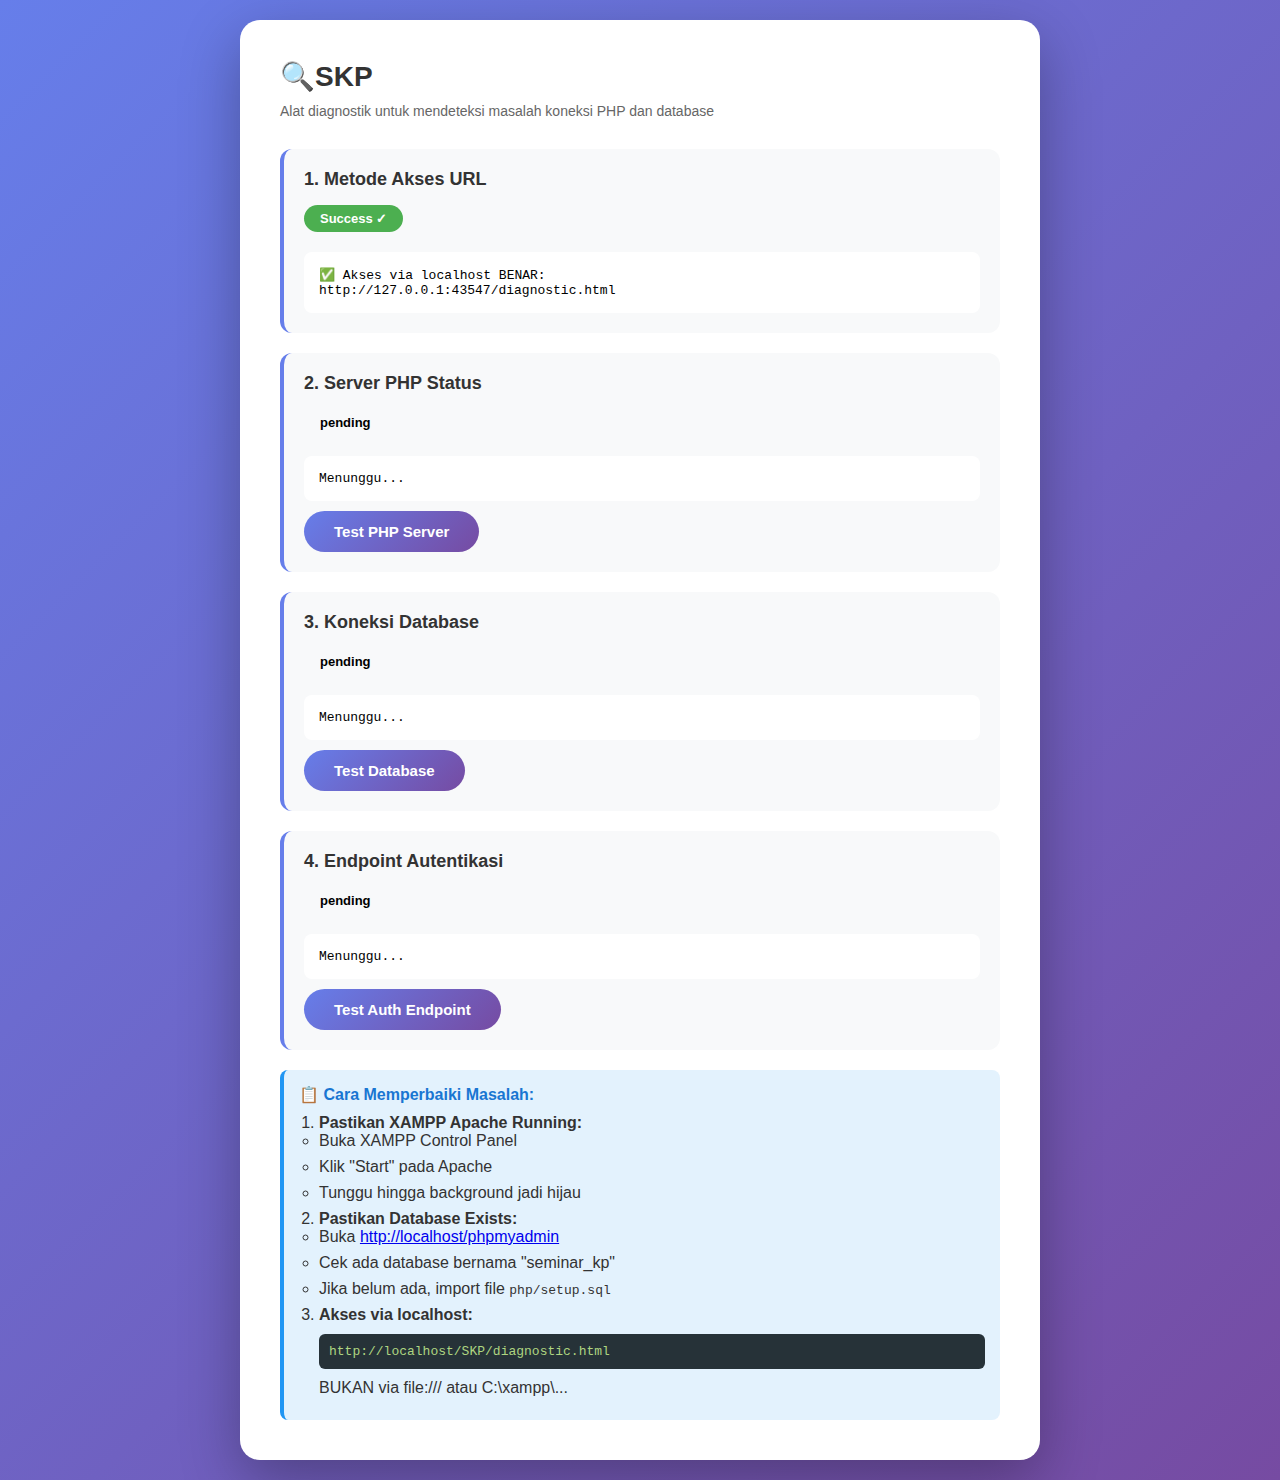
<file: diagnostic.html>
<!DOCTYPE html>
<html lang="id">

<head>
    <meta charset="UTF-8">
    <meta name="viewport" content="width=device-width, initial-scale=1.0">
    <title>Diagnostic Tool - SKP</title>
    <style>
        * {
            margin: 0;
            padding: 0;
            box-sizing: border-box;
        }

        body {
            font-family: 'Segoe UI', Tahoma, Geneva, Verdana, sans-serif;
            background: linear-gradient(135deg, #667eea 0%, #764ba2 100%);
            min-height: 100vh;
            display: flex;
            justify-content: center;
            align-items: center;
            padding: 20px;
        }

        .container {
            background: white;
            border-radius: 20px;
            padding: 40px;
            max-width: 800px;
            width: 100%;
            box-shadow: 0 20px 60px rgba(0, 0, 0, 0.3);
        }

        h1 {
            color: #333;
            margin-bottom: 10px;
            font-size: 28px;
        }

        .subtitle {
            color: #666;
            margin-bottom: 30px;
            font-size: 14px;
        }

        .test-section {
            background: #f8f9fa;
            border-radius: 12px;
            padding: 20px;
            margin-bottom: 20px;
            border-left: 4px solid #667eea;
        }

        .test-title {
            font-weight: 600;
            color: #333;
            margin-bottom: 15px;
            font-size: 18px;
        }

        .status {
            display: inline-block;
            padding: 6px 16px;
            border-radius: 20px;
            font-size: 13px;
            font-weight: 600;
            margin-bottom: 10px;
        }

        .status.pending {
            background: #ffc107;
            color: #000;
        }

        .status.success {
            background: #4caf50;
            color: white;
        }

        .status.error {
            background: #f44336;
            color: white;
        }

        .result {
            background: white;
            padding: 15px;
            border-radius: 8px;
            margin-top: 10px;
            font-family: 'Courier New', monospace;
            font-size: 13px;
            white-space: pre-wrap;
            word-break: break-all;
        }

        .btn {
            background: linear-gradient(135deg, #667eea 0%, #764ba2 100%);
            color: white;
            border: none;
            padding: 12px 30px;
            border-radius: 25px;
            font-size: 15px;
            font-weight: 600;
            cursor: pointer;
            transition: transform 0.2s;
            margin-top: 10px;
        }

        .btn:hover {
            transform: translateY(-2px);
        }

        .btn:active {
            transform: translateY(0);
        }

        .info-box {
            background: #e3f2fd;
            border-left: 4px solid #2196f3;
            padding: 15px;
            border-radius: 8px;
            margin-top: 20px;
        }

        .info-box h3 {
            color: #1976d2;
            margin-bottom: 10px;
            font-size: 16px;
        }

        .info-box ol {
            margin-left: 20px;
            color: #333;
        }

        .info-box li {
            margin-bottom: 8px;
        }

        .code {
            background: #263238;
            color: #aed581;
            padding: 10px;
            border-radius: 6px;
            margin: 10px 0;
            font-family: 'Courier New', monospace;
            font-size: 13px;
        }
    </style>
</head>

<body>
    <div class="container">
        <h1>🔍SKP</h1>
        <p class="subtitle">Alat diagnostik untuk mendeteksi masalah koneksi PHP dan database</p>

        <!-- Test 1: Current URL -->
        <div class="test-section">
            <div class="test-title">1. Metode Akses URL</div>
            <div class="status" id="status1">pending</div>
            <div class="result" id="result1">Menunggu...</div>
        </div>

        <!-- Test 2: PHP Server -->
        <div class="test-section">
            <div class="test-title">2. Server PHP Status</div>
            <div class="status" id="status2">pending</div>
            <div class="result" id="result2">Menunggu...</div>
            <button class="btn" onclick="testPHP()">Test PHP Server</button>
        </div>

        <!-- Test 3: Database Connection -->
        <div class="test-section">
            <div class="test-title">3. Koneksi Database</div>
            <div class="status" id="status3">pending</div>
            <div class="result" id="result3">Menunggu...</div>
            <button class="btn" onclick="testDatabase()">Test Database</button>
        </div>

        <!-- Test 4: Auth Endpoint -->
        <div class="test-section">
            <div class="test-title">4. Endpoint Autentikasi</div>
            <div class="status" id="status4">pending</div>
            <div class="result" id="result4">Menunggu...</div>
            <button class="btn" onclick="testAuth()">Test Auth Endpoint</button>
        </div>

        <!-- Instructions -->
        <div class="info-box">
            <h3>📋 Cara Memperbaiki Masalah:</h3>
            <ol>
                <li><strong>Pastikan XAMPP Apache Running:</strong>
                    <ul>
                        <li>Buka XAMPP Control Panel</li>
                        <li>Klik "Start" pada Apache</li>
                        <li>Tunggu hingga background jadi hijau</li>
                    </ul>
                </li>
                <li><strong>Pastikan Database Exists:</strong>
                    <ul>
                        <li>Buka <a href="http://localhost/phpmyadmin" target="_blank">http://localhost/phpmyadmin</a>
                        </li>
                        <li>Cek ada database bernama "seminar_kp"</li>
                        <li>Jika belum ada, import file <code>php/setup.sql</code></li>
                    </ul>
                </li>
                <li><strong>Akses via localhost:</strong>
                    <div class="code">http://localhost/SKP/diagnostic.html</div>
                    BUKAN via file:/// atau C:\xampp\...
                </li>
            </ol>
        </div>
    </div>

    <script>
        // Test 1: Check current URL
        function checkURL() {
            const url = window.location.href;
            const status = document.getElementById('status1');
            const result = document.getElementById('result1');

            if (url.startsWith('http://localhost') || url.startsWith('http://127.0.0.1')) {
                status.className = 'status success';
                status.textContent = 'Success ✓';
                result.textContent = '✅ Akses via localhost BENAR:\n' + url;
            } else {
                status.className = 'status error';
                status.textContent = 'Error ✗';
                result.textContent = '❌ MASALAH: Anda membuka file langsung!\n\n' +
                    'URL Sekarang: ' + url + '\n\n' +
                    'URL Yang Benar:\nhttp://localhost/SKP/diagnostic.html\n\n' +
                    'SOLUSI:\n1. Buka browser\n2. Ketik: http://localhost/SKP/diagnostic.html\n3. Jangan buka file dari Windows Explorer!';
            }
        }

        // Test 2: PHP Server
        async function testPHP() {
            const status = document.getElementById('status2');
            const result = document.getElementById('result2');

            status.className = 'status pending';
            status.textContent = 'Testing...';
            result.textContent = 'Menghubungi server PHP...';

            try {
                const response = await fetch('test_simple.php');
                const text = await response.text();

                status.className = 'status success';
                status.textContent = 'Success ✓';
                result.textContent = '✅ PHP Server BERFUNGSI!\n\nResponse:\n' + text;
            } catch (err) {
                status.className = 'status error';
                status.textContent = 'Error ✗';
                result.textContent = '❌ TIDAK BISA KONEKSI KE PHP!\n\n' +
                    'Error: ' + err.message + '\n\n' +
                    'SOLUSI:\n' +
                    '1. Buka XAMPP Control Panel\n' +
                    '2. Pastikan Apache berwarna HIJAU (Running)\n' +
                    '3. Jika belum, klik "Start" pada Apache\n' +
                    '4. Refresh halaman ini dan test lagi';
            }
        }

        // Test 3: Database Connection
        async function testDatabase() {
            const status = document.getElementById('status3');
            const result = document.getElementById('result3');

            status.className = 'status pending';
            status.textContent = 'Testing...';
            result.textContent = 'Mengecek koneksi database...';

            try {
                const response = await fetch('php/test_connection.php');
                const data = await response.json();

                if (data.status === 'success') {
                    status.className = 'status success';
                    status.textContent = 'Success ✓';
                    result.textContent = '✅ DATABASE TERHUBUNG!\n\n' + data.message;
                } else {
                    status.className = 'status error';
                    status.textContent = 'Error ✗';
                    result.textContent = '❌ DATABASE ERROR!\n\n' + data.message + '\n\n' +
                        'SOLUSI:\n' +
                        '1. Buka http://localhost/phpmyadmin\n' +
                        '2. Buat database baru bernama: seminar_kp\n' +
                        '3. Import file: php/setup.sql\n' +
                        '4. Test lagi';
                }
            } catch (err) {
                status.className = 'status error';
                status.textContent = 'Error ✗';
                result.textContent = '❌ TIDAK BISA TEST DATABASE!\n\n' +
                    'Error: ' + err.message + '\n\n' +
                    'Pastikan Apache sudah running terlebih dahulu.';
            }
        }

        // Test 4: Auth Endpoint
        async function testAuth() {
            const status = document.getElementById('status4');
            const result = document.getElementById('result4');

            status.className = 'status pending';
            status.textContent = 'Testing...';
            result.textContent = 'Mengecek endpoint autentikasi...';

            try {
                const formData = new FormData();
                formData.append('action', 'login');
                formData.append('email', 'test@test.com');
                formData.append('password', 'test123');

                const response = await fetch('php/auth.php', {
                    method: 'POST',
                    body: formData
                });

                const text = await response.text();
                console.log('Auth response:', text);

                try {
                    const data = JSON.parse(text);

                    status.className = 'status success';
                    status.textContent = 'Success ✓';
                    result.textContent = '✅ ENDPOINT AUTH BERFUNGSI!\n\n' +
                        'Response: ' + JSON.stringify(data, null, 2) + '\n\n' +
                        '(Email tidak ditemukan adalah NORMAL jika belum register)';
                } catch (parseErr) {
                    status.className = 'status error';
                    status.textContent = 'Error ✗';
                    result.textContent = '❌ RESPONSE BUKAN JSON!\n\n' +
                        'Raw Response:\n' + text.substring(0, 500);
                }
            } catch (err) {
                status.className = 'status error';
                status.textContent = 'Error ✗';
                result.textContent = '❌ GAGAL KONEKSI KE AUTH.PHP!\n\n' +
                    'Error: ' + err.message + '\n\n' +
                    'Pastikan semua test di atas HIJAU terlebih dahulu.';
            }
        }

        // Run URL check on load
        window.addEventListener('load', checkURL);
    </script>
</body>

</html>
</file>
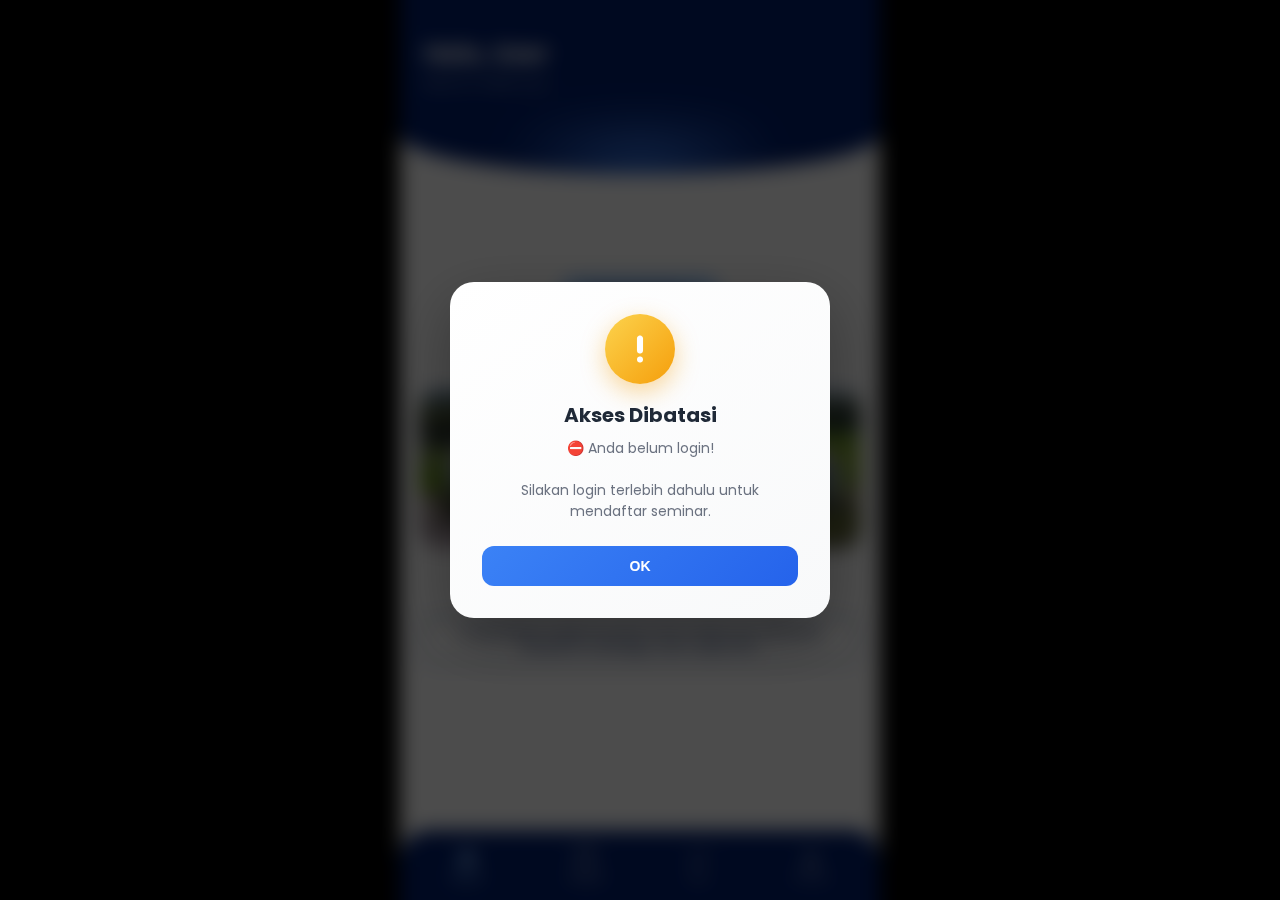
<file: home.html>
<!DOCTYPE html>
<html lang="id">

<head>
    <meta charset="UTF-8">
    <meta name="viewport" content="width=device-width, initial-scale=1.0">
    <title>Beranda - Seminar KP</title>
    <link rel="stylesheet" href="css/style.css">
    <link href="https://fonts.googleapis.com/icon?family=Material+Icons+Round" rel="stylesheet">
    <link href="https://fonts.googleapis.com/css2?family=Poppins:wght@300;400;500;600;700&display=swap"
        rel="stylesheet">
    <style>
        /* Specific overrides for this design */
        body {
            font-family: 'Poppins', sans-serif;
        }

        .home-header {
            background: #001E6C;
            /* Deep solid blue base */
            padding: 40px 24px 80px;
            /* More bottom padding for the curve */
            border-radius: 0 0 50% 50% / 0 0 40px 40px;
            /* Smoother curve */
            color: white;
            text-align: left;
            position: relative;
            z-index: 1;
            margin-bottom: 20px;
            overflow: hidden;
            /* Clip the glow */
        }

        /* The Glow Effect */
        .home-header::after {
            content: '';
            position: absolute;
            bottom: -50px;
            /* Positioned at the bottom curve */
            left: 50%;
            transform: translateX(-50%);
            width: 80%;
            height: 100px;
            background: radial-gradient(circle, rgba(66, 133, 244, 0.8) 0%, rgba(0, 30, 108, 0) 70%);
            filter: blur(20px);
            z-index: -1;
            /* Behind text */
        }

        .status-bar {
            display: flex;
            justify-content: space-between;
            margin-bottom: 20px;
            font-size: 14px;
            font-weight: 600;
        }

        .user-greeting h2 {
            font-size: 24px;
            font-weight: 700;
            margin-bottom: 4px;
        }

        .user-greeting p {
            font-size: 14px;
            opacity: 0.8;
            font-weight: 300;
        }

        /* Seminar Cards Vertical */
        .seminar-list {
            padding: 0 20px;
            display: flex;
            flex-direction: column;
            gap: 16px;
        }

        .seminar-card {
            background: white;
            border: 1px solid #094499;
            border-radius: 20px;
            padding: 12px;
            display: flex;
            gap: 12px;
            position: relative;
            box-shadow: 0 4px 10px rgba(0, 0, 0, 0.05);
        }

        .card-status {
            position: absolute;
            top: 12px;
            left: 12px;
            background: #BFDBFE;
            color: #001E6C;
            font-size: 10px;
            font-weight: 700;
            padding: 4px 8px;
            border-radius: 4px;
            z-index: 2;
        }

        .card-status.full {
            background: #FF0000;
            color: white;
        }

        .card-status.active {
            background: #22c55e;
            color: white;
        }

        .card-img {
            width: 100px;
            height: 140px;
            background: #eee;
            border-radius: 12px;
            overflow: hidden;
            flex-shrink: 0;
            margin-top: 10px;
            /* Space for status tag */
        }

        .card-img img {
            width: 100%;
            height: 100%;
            object-fit: cover;
        }

        .card-content {
            flex: 1;
            display: flex;
            flex-direction: column;
            justify-content: space-between;
        }

        .card-title {
            font-size: 12px;
            font-weight: 700;
            color: #001E6C;
            margin-bottom: 8px;
            text-transform: uppercase;
            line-height: 1.3;
        }

        .card-info-row {
            display: flex;
            align-items: center;
            gap: 6px;
            margin-bottom: 4px;
            font-size: 10px;
            color: #4B5563;
        }

        .card-info-row .material-icons-round {
            font-size: 12px;
            color: #F59E0B;
            /* Gold icon */
        }

        .card-info-row.location .material-icons-round {
            color: #DC2626;
        }

        .card-info-row.person .material-icons-round {
            color: #094499;
        }

        .quota-bar {
            height: 4px;
            background: #E5E7EB;
            border-radius: 2px;
            margin: 8px 0;
            width: 100%;
        }

        .quota-fill {
            height: 100%;
            background: linear-gradient(90deg, #3B82F6, #93C5FD);
            border-radius: 2px;
        }

        .btn-detail {
            background: #001E6C;
            color: white;
            border: none;
            border-radius: 20px;
            padding: 6px 0;
            font-size: 10px;
            font-weight: 600;
            width: 100%;
            cursor: pointer;
            text-transform: uppercase;
        }

        /* See All Button */
        .see-all-btn {
            display: block;
            width: max-content;
            margin: 20px auto;
            background: #93C5FD;
            color: #001E6C;
            padding: 8px 24px;
            border-radius: 20px;
            font-size: 12px;
            font-weight: 700;
            text-decoration: none;
        }

        /* Contact Section */
        .contact-section {
            text-align: center;
            padding: 20px;
            margin-bottom: 100px;
            /* Space for nav */
        }

        .contact-title {
            color: #001E6C;
            font-size: 18px;
            font-weight: 800;
            margin-bottom: 16px;
            text-transform: uppercase;
        }

        .building-img {
            width: 100%;
            height: 160px;
            object-fit: cover;
            border-radius: 20px;
            margin-bottom: 16px;
        }

        .contact-pills {
            display: flex;
            gap: 10px;
            justify-content: center;
            margin-bottom: 12px;
        }

        .contact-pill {
            border: 1px solid #001E6C;
            color: #001E6C;
            padding: 6px 16px;
            border-radius: 20px;
            font-size: 11px;
            font-weight: 600;
            background: white;
            text-decoration: none;
        }

        .address-box {
            border: 1px solid #001E6C;
            padding: 10px;
            border-radius: 16px;
            font-size: 10px;
            color: #001E6C;
            text-align: center;
            font-weight: 600;
            line-height: 1.4;
        }

        /* Custom Bottom Nav */
        .custom-nav {
            position: absolute;
            bottom: 0;
            left: 0;
            width: 100%;
            height: 70px;
            background: #001E6C;
            border-radius: 24px 24px 0 0;
            /* Only top corners if flat bottom needed, but reference might be different */
            display: flex;
            justify-content: center;
            align-items: center;
            /* Curved cutout effect is complex in pure CSS, using overlay approach */
        }

        /* Floating Home Button effect */
        .nav-curve-container {
            position: absolute;
            bottom: 0;
            width: 100%;
            height: 80px;
            overflow: hidden;
            pointer-events: none;
        }

        /* Using SVG for the specific nav shape might be better, but CSS shape: */
        .nav-shape {
            position: absolute;
            bottom: 0;
            width: 100%;
            height: 60px;
            background: #000E35;
            /* Darker blue */
            border-radius: 30px 30px 0 0;
            /* Simple rounded top */
            display: flex;
            justify-content: space-between;
            padding: 0 40px;
            align-items: center;
            pointer-events: auto;
        }

        .home-fab {
            position: absolute;
            bottom: 25px;
            left: 50%;
            transform: translateX(-50%);
            width: 60px;
            height: 60px;
            background: #93C5FD;
            border-radius: 50%;
            border: 6px solid #f0f2f5;
            /* Matches body bg to fake the cutout */
            display: flex;
            align-items: center;
            justify-content: center;
            z-index: 20;
            cursor: pointer;
        }
    </style>
</head>

<body>
    <div class="app-container" style="background: white; padding: 0;">

        <!-- Header -->
        <header class="home-header">


            <div class="user-greeting">
                <h2>Halo, <span id="userNameDisplay">User</span></h2>
                <p>Nice to meet you!</p>

                <script>
                    document.addEventListener('DOMContentLoaded', () => {
                        // STRICT LOGIN CHECK
                        const isLoggedIn = localStorage.getItem('isLoggedIn');
                        const userName = localStorage.getItem('userName');

                        if (!isLoggedIn || isLoggedIn !== 'true' || !userName) {
                            showModal('warning', 'Akses Dibatasi', '⛔ Anda belum login!\n\nSilakan login terlebih dahulu untuk mendaftar seminar.', () => {
                                window.location.href = 'login.html';
                            });
                        }

                        // Update greeting
                        const firstName = userName.split(' ')[0];
                        document.getElementById('userNameDisplay').innerText = firstName;
                    });
                </script>

                <!-- Glow effect -->
                <!-- Glow effect managed by CSS -->
        </header>

        <!-- List -->
        <div class="seminar-list" id="home-seminar-container">
            <!-- Content rendered via JS -->
        </div>

        <a href="explore.html" class="see-all-btn">SELENGKAPNYA ➔</a>

        <!-- Contact Section -->
        <div class="contact-section">
            <h3 class="contact-title">KONTAK KAMI</h3>
            <img src="Fakultas-Teknik-Unsoed.jpeg.webp" class="building-img" alt="Gedung F">

            <div class="contact-pills">
                <a href="#" class="contact-pill">08213382437616</a>
                <a href="#" class="contact-pill">seminar@gmail.com</a>
            </div>

            <div class="address-box">
                Jl. Raya Mayjen Sungkono No.KM 5, Dusun 2, Blater, Kec. Kalimanah, Kabupaten Purbalingga, Jawa Tengah
                53371
            </div>
        </div>

        <!-- Bottom Nav Standard -->
        <nav class="nav-shape"
            style="position: fixed; bottom: 0; width: 100%; max-width: 480px; height: 70px; background: #001E6C; border-radius: 30px 30px 0 0; display: flex; justify-content: space-around; align-items: center; padding: 0 10px; z-index: 100;">
            <a href="home.html" class="nav-item-active"
                style="display: flex; flex-direction: column; align-items: center; text-decoration: none; color: #93C5FD;">
                <span class="material-icons-round" style="font-size: 24px;">home</span>
                <span style="font-size: 10px; font-weight: 600;">Home</span>
            </a>
            <a href="explore.html" class="nav-item"
                style="display: flex; flex-direction: column; align-items: center; text-decoration: none; color: rgba(255,255,255,0.5);">
                <span class="material-icons-round" style="font-size: 24px;">calendar_today</span>
                <span style="font-size: 10px; font-weight: 600;">Jadwal</span>
            </a>
            <a href="alur.html" class="nav-item"
                style="display: flex; flex-direction: column; align-items: center; text-decoration: none; color: rgba(255,255,255,0.5);">
                <span class="material-icons-round" style="font-size: 24px;">sync_alt</span>
                <span style="font-size: 10px; font-weight: 600;">Alur</span>
            </a>
            <a href="profile.html" class="nav-item"
                style="display: flex; flex-direction: column; align-items: center; text-decoration: none; color: rgba(255,255,255,0.5);">
                <span class="material-icons-round" style="font-size: 24px;">person</span>
                <span style="font-size: 10px; font-weight: 600;">Profile</span>
            </a>
        </nav>

    </div>

    <script src="js/main.js"></script>
    <script src="js/seminar-data.js?v=1.1"></script>
    <script>
        // Render limited seminars (e.g., top 2)
        document.addEventListener('DOMContentLoaded', () => {
            renderSeminars('home-seminar-container', 2);
        });
    </script>
</body>

</html>
</file>
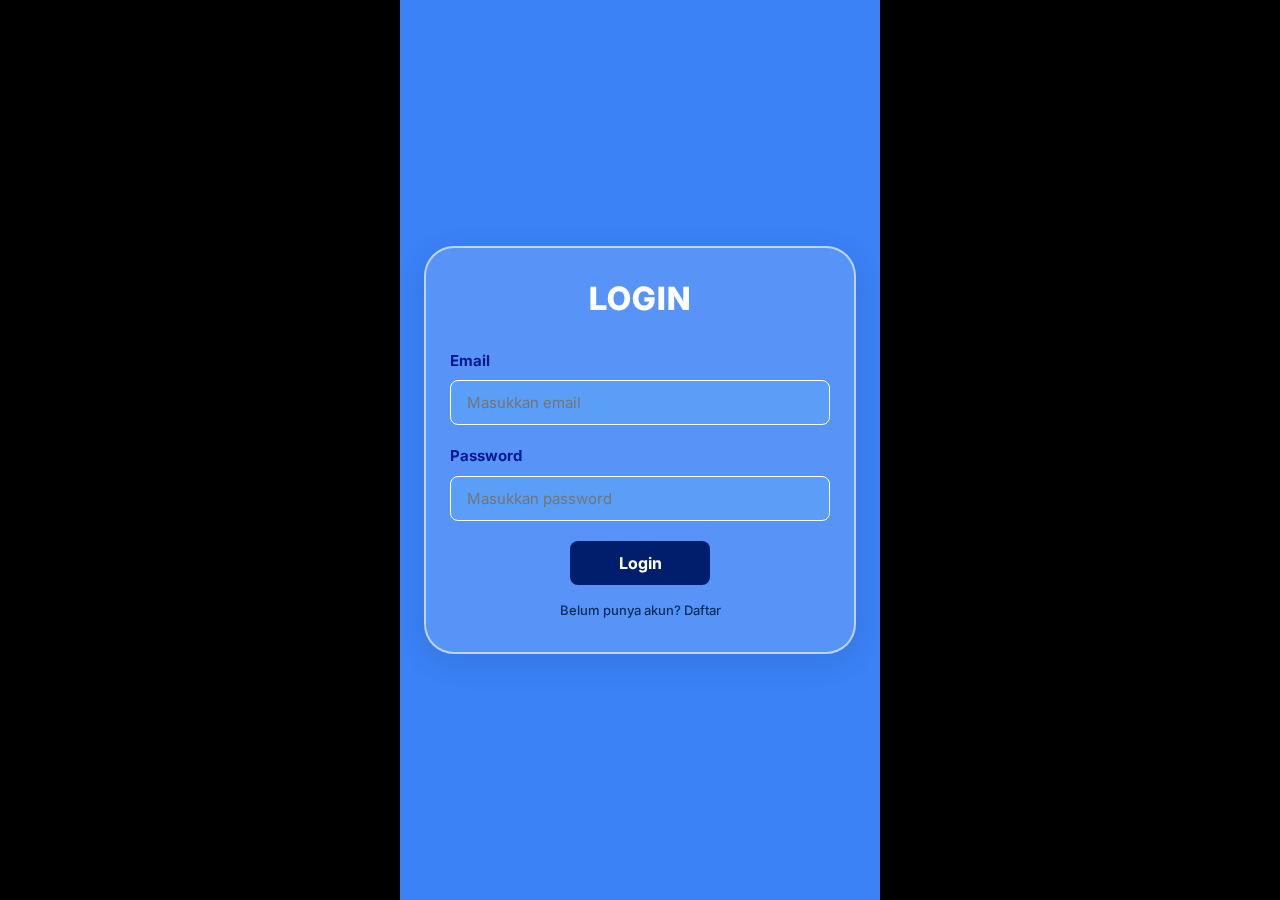
<file: login.html>
<!DOCTYPE html>
<html lang="id">

<head>
    <meta charset="UTF-8">
    <meta name="viewport" content="width=device-width, initial-scale=1.0">
    <title>Login - Seminar KP</title>
    <link rel="stylesheet" href="css/variables.css">
    <link rel="stylesheet" href="css/style.css">
    <link href="https://fonts.googleapis.com/css2?family=Inter:wght@400;600;700;800&display=swap" rel="stylesheet">
    <style>
        * {
            margin: 0;
            padding: 0;
            box-sizing: border-box;
            font-family: var(--font-family);
        }

        body {
            min-height: 100vh;
            background-color: #000000;
            /* Desktop neutral bg */
            display: flex;
            align-items: center;
            justify-content: center;
            padding: 0;
        }

        /* Mobile Container Simulation */
        .app-container {
            width: 100%;
            max-width: 480px;
            /* Phone width limit */
            height: 100vh;
            background: linear-gradient(180deg, #3B82F6 100%, #FFFFFF 0%);
            display: flex;
            flex-direction: column;
            align-items: center;
            justify-content: center;
            padding: 24px;
            position: relative;
            box-shadow: 0 0 20px rgba(0, 0, 0, 0.1);
            overflow: hidden;
        }

        /* Status Bar Simulation */
        .status-bar {
            position: absolute;
            top: 0;
            left: 0;
            width: 100%;
            padding: 14px 24px;
            display: flex;
            justify-content: space-between;
            color: #000;
            font-size: 14px;
            font-weight: 600;
            z-index: 10;
        }

        .auth-card {
            width: 100%;
            background: rgba(255, 255, 255, 0.15);
            border: 2px solid rgba(255, 255, 255, 0.6);
            border-radius: 30px;
            padding: 32px 24px;
            display: flex;
            flex-direction: column;
            align-items: center;
            backdrop-filter: blur(5px);
            box-shadow: 0 8px 32px rgba(0, 0, 0, 0.1);
            animation: fadeIn 0.5s ease-out;
        }

        .auth-title {
            font-size: 32px;
            font-weight: 800;
            color: white;
            margin-bottom: 32px;
            text-transform: uppercase;
            letter-spacing: 1px;
            text-align: center;
        }

        .form-container {
            width: 100%;
        }

        .form-group {
            margin-bottom: 20px;
        }

        .label {
            display: block;
            font-size: 15px;
            color: #01178F;
            font-weight: 700;
            margin-bottom: 8px;
        }

        .input-field {
            width: 100%;
            padding: 12px 16px;
            background: rgba(100, 181, 246, 0.3);
            border: 1px solid #ffffff;
            border-radius: 8px;
            font-size: 15px;
            outline: none;
            color: #000;
            transition: all 0.2s;
        }

        .input-field:focus {
            background: rgba(100, 181, 246, 0.5);
            border-color: #1A73E8;
        }

        .btn-submit {
            width: 140px;
            padding: 12px;
            background: #001E6C;
            color: white;
            border: none;
            border-radius: 8px;
            font-size: 16px;
            font-weight: 700;
            cursor: pointer;
            margin: 10px auto 16px;
            display: block;
            text-align: center;
            transition: transform 0.1s;
        }

        .btn-submit:active {
            transform: scale(0.98);
        }

        .toggle-text {
            text-align: center;
            font-size: 13px;
            color: #002B5B;
            font-weight: 500;
            cursor: pointer;
            margin-top: 10px;
        }

        .toggle-text:hover {
            text-decoration: underline;
        }

        .hidden {
            display: none;
        }

        @keyframes fadeIn {
            from {
                opacity: 0;
                transform: translateY(10px);
            }

            to {
                opacity: 1;
                transform: translateY(0);
            }
        }
    </style>
</head>

<body>

    <div class="app-container">
        <!-- Status Bar Mockup -->


        <!-- Interface Wrapper -->
        <!-- Interface Wrapper -->
        <div class="auth-card">

            <!-- LOGIN VIEW -->
            <div id="loginView" class="form-container">
                <h1 class="auth-title">LOGIN</h1>
                <form id="loginForm">
                    <input type="hidden" name="action" value="login">
                    <div class="form-group">
                        <label class="label">Email</label>
                        <input type="email" name="email" class="input-field" required placeholder="Masukkan email">
                    </div>

                    <div class="form-group">
                        <label class="label">Password</label>
                        <input type="password" name="password" class="input-field" required
                            placeholder="Masukkan password">
                    </div>

                    <button type="submit" class="btn-submit">Login</button>

                    <p class="toggle-text" onclick="showRegister()">
                        Belum punya akun? Daftar
                    </p>
                </form>
            </div>

            <!-- REGISTER VIEW -->
            <div id="registerView" class="form-container hidden">
                <h1 class="auth-title">DAFTAR</h1>
                <form id="registerForm">
                    <input type="hidden" name="action" value="register">

                    <div class="form-group">
                        <label class="label">Nama Lengkap</label>
                        <input type="text" name="name" class="input-field" required placeholder="Nama Lengkap">
                    </div>

                    <div class="form-group">
                        <label class="label">Email</label>
                        <input type="email" name="email" class="input-field" required placeholder="Email">
                    </div>

                    <div class="form-group">
                        <label class="label">Password</label>
                        <input type="password" name="password" class="input-field" required placeholder="Password">
                    </div>

                    <button type="submit" class="btn-submit">Daftar</button>

                    <p class="toggle-text" onclick="showLogin()">
                        Sudah punya akun? Login
                    </p>
                </form>
            </div>
        </div>
    </div>


    <script src="js/main.js"></script>
    <script>
        // Check URL for #register
        if (window.location.hash === '#register') {
            showRegister();
        }

        // Toggle Views
        function showRegister() {
            document.getElementById('loginView').classList.add('hidden');
            document.getElementById('registerView').classList.remove('hidden');
        }

        function showLogin() {
            document.getElementById('registerView').classList.add('hidden');
            document.getElementById('loginView').classList.remove('hidden');
        }

        // Handle Login
        document.getElementById('loginForm').addEventListener('submit', function (e) {
            e.preventDefault();
            toggleLoading(true);

            const formData = new FormData(this);

            fetch('php/auth.php', {
                method: 'POST',
                body: formData
            })
                .then(res => {
                    if (!res.ok) {
                        throw new Error('Server error: ' + res.status);
                    }
                    return res.text();
                })
                .then(text => {
                    console.log('Raw response:', text);
                    const data = JSON.parse(text);
                    toggleLoading(false);

                    if (data.status === 'success') {
                        // Clear any old data
                        localStorage.clear();
                        // Set new login data
                        localStorage.setItem('isLoggedIn', 'true');
                        localStorage.setItem('userName', data.name);
                        localStorage.setItem('userEmail', data.email);
                        showModal("success", "Login Berhasil!", "Selamat datang, " + data.name + "! \nAnda akan diarahkan ke halaman utama.", () => {
                            window.location.href = data.redirect;
                        });

                    } else {
                        showModal("error", "Login Gagal", data.message);
                    }
                })
                .catch(err => {
                    toggleLoading(false);
                    console.error('Error:', err);
                    showModal("error", "Koneksi Error", "Tidak bisa terhubung ke server!\n\n" + err.message + "\n\nPastikan:\n• Apache sedang running\n• Akses via localhost");
                });
        });

        // Handle Register
        document.getElementById('registerForm').addEventListener('submit', function (e) {
            e.preventDefault();
            toggleLoading(true);

            const formData = new FormData(this);

            fetch('php/auth.php', {
                method: 'POST',
                body: formData
            })
                .then(res => {
                    if (!res.ok) {
                        throw new Error('Server error: ' + res.status);
                    }
                    return res.text();
                })
                .then(text => {
                    console.log('Raw response:', text);
                    const data = JSON.parse(text);
                    toggleLoading(false);

                    if (data.status === 'success') {
                        showModal("success", "Registrasi Berhasil!", "Akun Anda sudah dibuat!\nSilakan login dengan email dan password yang baru saja didaftarkan.", () => {
                            showLogin();
                            // Auto-fill email if possible
                            const email = formData.get('email');
                            document.querySelector('#loginForm input[name="email"]').value = email;
                        });
                    } else {
                        showModal("error", "Registrasi Gagal", data.message);
                    }
                })
                .catch(err => {
                    toggleLoading(false);
                    console.error('Error:', err);
                    showModal("error", "Koneksi Error", "Tidak bisa terhubung ke server!\n\n" + err.message);
                });
        });
    </script>
</body>

</html>
</file>
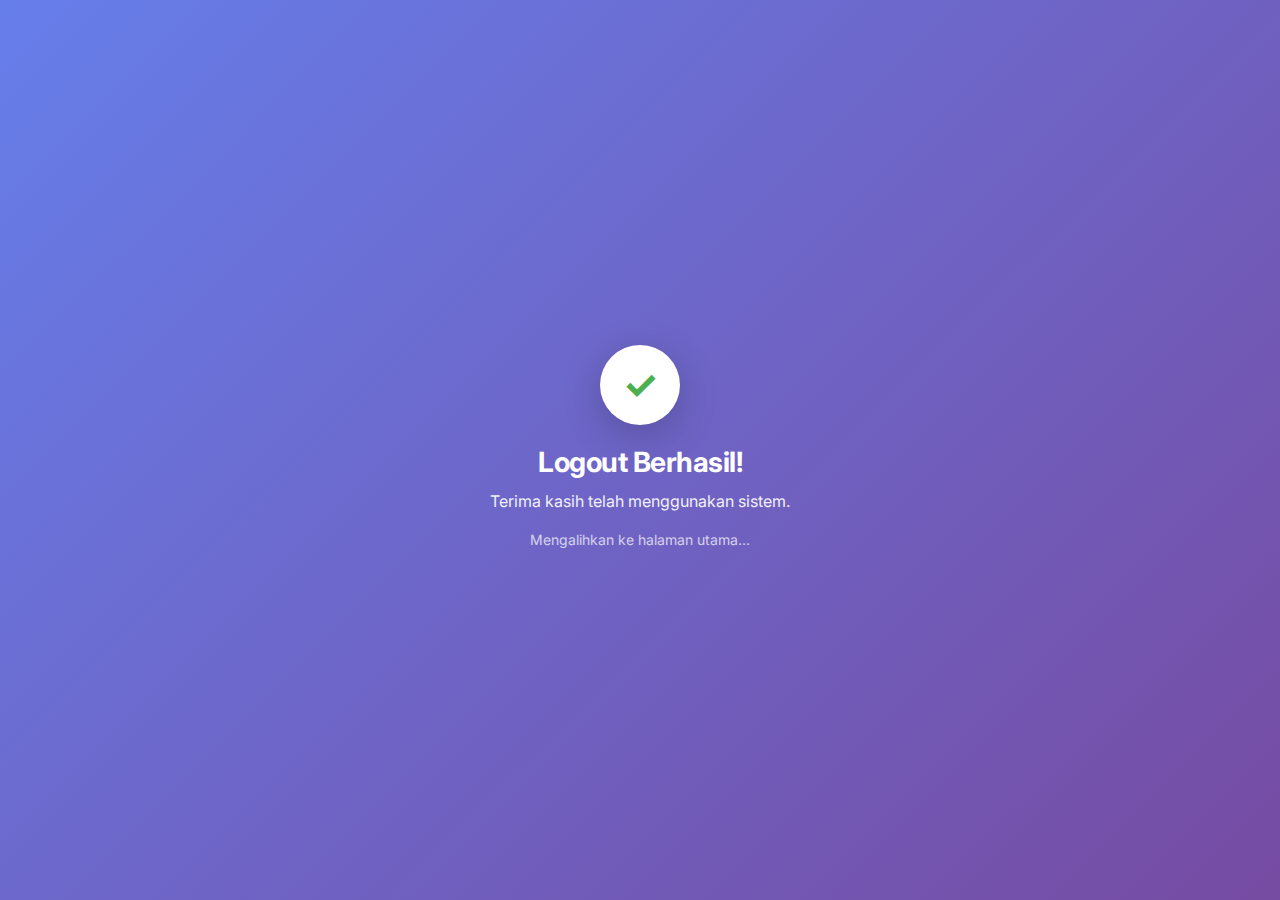
<file: logout.html>
<!DOCTYPE html>
<html lang="id">

<head>
    <meta charset="UTF-8">
    <meta name="viewport" content="width=device-width, initial-scale=1.0">
    <title>Logout - Seminar KP</title>
    <link href="https://fonts.googleapis.com/css2?family=Inter:wght@400;600;700&display=swap" rel="stylesheet">
    <style>
        * {
            margin: 0;
            padding: 0;
            box-sizing: border-box;
        }

        body {
            background: linear-gradient(135deg, #667eea 0%, #764ba2 100%);
            font-family: 'Inter', sans-serif;
            display: flex;
            flex-direction: column;
            align-items: center;
            justify-content: center;
            height: 100vh;
            margin: 0;
            color: white;
        }

        .logout-container {
            text-align: center;
            animation: fadeIn 0.5s ease-out;
        }

        .checkmark {
            width: 80px;
            height: 80px;
            background: white;
            border-radius: 50%;
            display: flex;
            align-items: center;
            justify-content: center;
            margin: 0 auto 20px;
            box-shadow: 0 10px 40px rgba(0, 0, 0, 0.2);
            animation: popIn 0.6s cubic-bezier(0.68, -0.55, 0.265, 1.55);
        }

        .checkmark::after {
            content: "✓";
            font-size: 40px;
            color: #4caf50;
            font-weight: bold;
        }

        h1 {
            font-size: 28px;
            font-weight: 700;
            margin-bottom: 12px;
            letter-spacing: -0.5px;
        }

        p {
            font-size: 16px;
            opacity: 0.9;
            margin-bottom: 8px;
        }

        .redirect-hint {
            font-size: 14px;
            opacity: 0.7;
            margin-top: 20px;
        }

        @keyframes fadeIn {
            from {
                opacity: 0;
                transform: translateY(20px);
            }

            to {
                opacity: 1;
                transform: translateY(0);
            }
        }

        @keyframes popIn {
            0% {
                opacity: 0;
                transform: scale(0);
            }

            100% {
                opacity: 1;
                transform: scale(1);
            }
        }

        @keyframes fadeOut {
            to {
                opacity: 0;
                transform: translateY(-20px);
            }
        }

        .fade-out {
            animation: fadeOut 0.5s ease-out forwards;
        }
    </style>
</head>

<body>
    <div class="logout-container" id="container">
        <div class="checkmark"></div>
        <h1>Logout Berhasil!</h1>
        <p>Terima kasih telah menggunakan sistem.</p>
        <p class="redirect-hint">Mengalihkan ke halaman utama...</p>
    </div>

    <script>
        // Clear all user data
        localStorage.clear();
        sessionStorage.clear();

        // Clear cookies
        document.cookie.split(";").forEach(function (c) {
            document.cookie = c.replace(/^ +/, "").replace(/=.*/, "=;expires=" + new Date().toUTCString() + ";path=/");
        });

        // Fade out and redirect
        setTimeout(() => {
            document.getElementById('container').classList.add('fade-out');
        }, 1500);

        setTimeout(() => {
            window.location.href = 'index.html';
        }, 2000);
    </script>
</body>

</html>
</file>
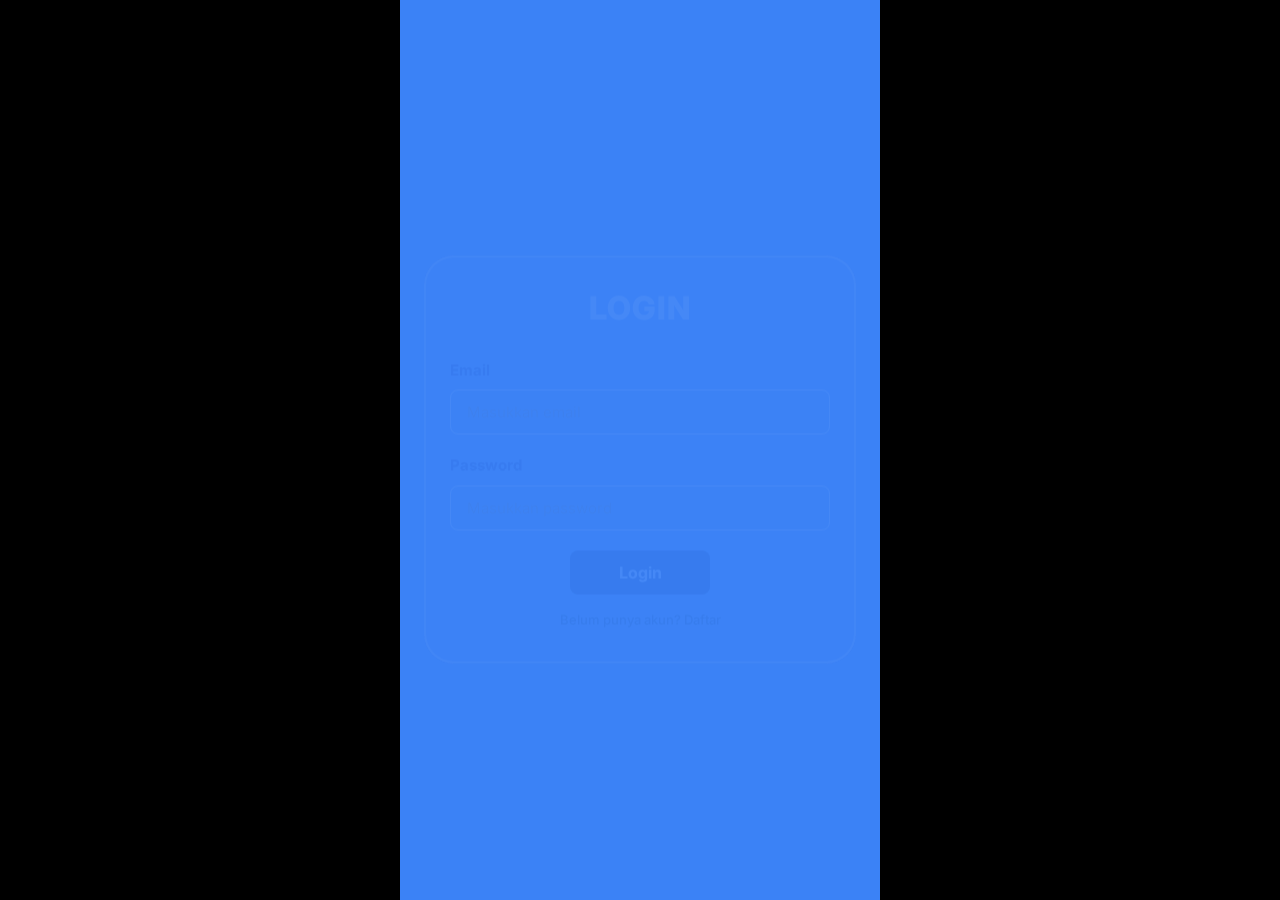
<file: profile.html>
<!DOCTYPE html>
<html lang="id">

<head>
    <meta charset="UTF-8">
    <meta name="viewport" content="width=device-width, initial-scale=1.0">
    <title>Profil - Seminar KP</title>
    <link rel="stylesheet" href="css/style.css">
    <link href="https://fonts.googleapis.com/icon?family=Material+Icons+Round" rel="stylesheet">
    <style>
        /* Global Black Body */
        body {
            background-color: #000000;
            margin: 0;
            font-family: 'Outfit', sans-serif;
            display: flex;
            justify-content: center;
        }

        .app-container {
            background: white !important;
            padding-bottom: 90px;
            width: 100%;
            max-width: 480px;
            min-height: 100vh;
            position: relative;
        }

        .profile-header {
            background: #001E6C;
            padding: 40px 20px 80px;
            /* More bottom padding for curve */
            color: white;
            text-align: center;
            border-radius: 0 0 50% 50% / 0 0 40px 40px;
            /* Curved bottom */
            position: relative;
            overflow: hidden;
            margin-bottom: 20px;
            box-shadow: 0 4px 20px rgba(0, 0, 0, 0.1);
        }

        /* Glow effect */
        .profile-header::after {
            content: '';
            position: absolute;
            bottom: -50px;
            left: 50%;
            transform: translateX(-50%);
            width: 80%;
            height: 100px;
            background: radial-gradient(circle, rgba(66, 133, 244, 0.8) 0%, rgba(0, 30, 108, 0) 70%);
            filter: blur(20px);
            z-index: 0;
        }

        /* Ensure content is above glow */
        .profile-header>* {
            position: relative;
            z-index: 1;
        }

        .avatar-container {
            width: 80px;
            height: 80px;
            background: white;
            border-radius: 50%;
            padding: 4px;
            margin: 0 auto 12px;
            position: relative;
            box-shadow: 0 4px 10px rgba(0, 0, 0, 0.1);
        }

        .avatar-img {
            width: 100%;
            height: 100%;
            border-radius: 50%;
            object-fit: cover;
        }

        .edit-avatar-btn {
            position: absolute;
            bottom: 0;
            right: 0;
            background: #F59E0B;
            /* Gold accent */
            width: 24px;
            height: 24px;
            border-radius: 50%;
            display: flex;
            align-items: center;
            justify-content: center;
            border: 2px solid white;
        }

        .profile-name {
            font-size: 20px;
            margin-bottom: 4px;
            font-weight: 700;
        }

        .profile-email {
            font-size: 14px;
            opacity: 0.8;
            font-weight: 300;
        }

        .profile-card {
            background: white;
            border-radius: 16px;
            padding: 8px 0;
            margin: 0 20px 20px;
            /* Reset margins */
            box-shadow: 0 4px 15px rgba(0, 0, 0, 0.05);
            /* Softer shadow */
            border: 1px solid #f0f0f0;
            position: relative;
        }

        .menu-item {
            display: flex;
            align-items: center;
            padding: 16px 20px;
            text-decoration: none;
            color: var(--text-main);
            transition: background 0.2s;
        }

        .menu-item:active {
            background: #F3F4F6;
        }

        .menu-icon {
            color: var(--text-muted);
            margin-right: 16px;
        }

        .menu-text {
            flex: 1;
            font-size: 15px;
            font-weight: 500;
        }

        .menu-arrow {
            color: var(--text-muted);
            font-size: 16px;
        }

        .logout-btn {
            margin: 30px auto;
            background: #ff0000;
            color: white;
            border: none;
            width: auto;
            min-width: 160px;
            max-width: 200px;
            border-radius: 50px;
            box-shadow: 0 4px 15px rgba(255, 0, 0, 0.2);
            display: flex;
            justify-content: center;
        }

        /* Notification Styles */
        .notif-badge {
            background: #EF4444;
            color: white;
            font-size: 10px;
            padding: 2px 6px;
            border-radius: 10px;
            margin-left: 8px;
        }

        .notif-item {
            padding: 12px 20px;
            border-bottom: 1px solid #f0f0f0;
            display: flex;
            gap: 12px;
            align-items: flex-start;
        }

        .notif-item:last-child {
            border-bottom: none;
        }

        .notif-icon {
            color: #2563EB;
            font-size: 20px;
            margin-top: 2px;
        }

        .notif-text {
            font-size: 13px;
            line-height: 1.4;
            color: #374151;
        }

        .notif-time {
            font-size: 10px;
            color: #9CA3AF;
            margin-top: 4px;
        }

        /* Stats Grid */
        .stats-grid {
            display: grid;
            grid-template-columns: repeat(3, 1fr);
            gap: 10px;
            padding: 0 20px;
            margin-bottom: 24px;
        }

        .stat-card {
            background: white;
            border-radius: 12px;
            padding: 15px 10px;
            box-shadow: 0 4px 15px rgba(0, 0, 0, 0.05);
            display: flex;
            flex-direction: column;
            align-items: center;
            text-align: center;
            border: 1px solid #f0f0f0;
        }

        .stat-icon {
            width: 36px;
            height: 36px;
            border-radius: 10px;
            display: flex;
            align-items: center;
            justify-content: center;
            margin-bottom: 8px;
        }

        .stat-icon.blue {
            background: #EFF6FF;
            color: #3B82F6;
        }

        .stat-icon.orange {
            background: #FFF7ED;
            color: #F97316;
        }

        .stat-icon.green {
            background: #F0FDF4;
            color: #22C55E;
        }

        .stat-value {
            font-size: 20px;
            font-weight: 800;
            color: #1e293b;
            line-height: 1;
            margin-bottom: 4px;
        }

        .stat-label {
            font-size: 10px;
            color: #64748b;
            font-weight: 500;
        }

        /* History List */
        .history-list {
            padding: 0 20px;
            display: flex;
            flex-direction: column;
            gap: 12px;
            margin-bottom: 24px;
        }

        .history-item {
            background: white;
            padding: 16px;
            border-radius: 16px;
            display: flex;
            align-items: center;
            gap: 16px;
            box-shadow: 0 2px 8px rgba(0, 0, 0, 0.03);
            border: 1px solid #f0f0f0;
        }

        .history-icon-box {
            width: 40px;
            height: 40px;
            border-radius: 10px;
            background: #F1F5F9;
            display: flex;
            align-items: center;
            justify-content: center;
            color: #64748b;
            flex-shrink: 0;
        }

        .history-content {
            flex: 1;
            min-width: 0;
            /* Fix flex truncation issue */
            margin-right: 8px;
            /* Add spacing to badge */
        }

        .history-title {
            font-size: 14px;
            font-weight: 600;
            color: #1e293b;
            margin-bottom: 2px;
            display: -webkit-box;
            -webkit-line-clamp: 2;
            -webkit-box-orient: vertical;
            overflow: hidden;
            white-space: normal;
            line-height: 1.3;
        }

        .history-date {
            font-size: 11px;
            color: #94a3b8;
        }

        .status-badge {
            font-size: 10px;
            font-weight: 700;
            padding: 4px 8px;
            border-radius: 6px;
        }

        .status-badge.success {
            background: #DCFCE7;
            color: #166534;
        }

        .status-badge.pending {
            background: #FEF3C7;
            color: #D97706;
        }

        .status-badge.error {
            background: #FEE2E2;
            color: #B91C1C;
        }

        .btn-upload-list {
            background: #001E6C;
            color: white;
            border: none;
            padding: 4px 10px;
            border-radius: 6px;
            font-size: 10px;
            cursor: pointer;
            font-weight: 600;
        }

        /* Modal Styles */
        .modal {
            display: none;
            position: fixed;
            z-index: 1000;
            left: 0;
            top: 0;
            width: 100%;
            height: 100%;
            background-color: rgba(0, 0, 0, 0.5);
            backdrop-filter: blur(4px);
        }

        .modal-content {
            background-color: white;
            margin: 40% auto;
            padding: 24px;
            border-radius: 20px;
            width: 85%;
            max-width: 400px;
        }
    </style>
</head>

<body>
    <div class="app-container">
        <div class="profile-header">
            <div class="avatar-container">
                <img src="https://via.placeholder.com/80" alt="Avatar" class="avatar-img">
                <div class="edit-avatar-btn">
                    <span class="material-icons-round" style="font-size: 14px; color: white;">edit</span>
                </div>
            </div>
            <h2 class="profile-name" id="profileName">Memuat...</h2>
            <p class="profile-email" id="profileEmail">Memuat...</p>
        </div>

        <!-- Stats Grid -->
        <div class="stats-grid">
            <div class="stat-card">
                <div class="stat-icon green">
                    <span class="material-icons-round" style="font-size: 20px;">task_alt</span>
                </div>
                <div class="stat-value" id="countAttended">0</div>
                <div class="stat-label">Seminar Diikuti</div>
            </div>
            <div class="stat-card">
                <div class="stat-icon blue">
                    <span class="material-icons-round" style="font-size: 20px;">event_repeat</span>
                </div>
                <div class="stat-value" id="countRegistered">0</div>
                <div class="stat-label">Seminar Terdaftar</div>
            </div>
            <div class="stat-card">
                <div class="stat-icon orange">
                    <span class="material-icons-round" style="font-size: 20px;">co_present</span>
                </div>
                <div class="stat-value" id="countProposed">0</div>
                <div class="stat-label">Seminar Diajukan</div>
            </div>
        </div>

        <!-- History List Embed -->
        <h3 style="margin: 0 20px 10px; font-size: 16px; color: #1F2937;">Aktivitas Terbaru</h3>
        <div class="history-list" id="historyContainer">
            <div style="text-align:center; padding:20px; color:#64748b; font-size:12px;">Memuat data...</div>
        </div>

        <h3 style="margin: 0 20px 10px; font-size: 16px; color: #1F2937;">Notifikasi</h3>
        <div class="profile-card" id="notifContainer" style="max-height: 300px; overflow-y: auto;">
            <div style="padding: 20px; text-align: center; color: #9CA3AF; font-size: 14px;">Memuat notifikasi...</div>
        </div>


        <button class="btn logout-btn" onclick="handleLogout()">
            <span class="material-icons-round" style="margin-right: 8px;">logout</span>
            Keluar
        </button>

        <!-- Bottom Nav Standard -->
        <nav class="nav-shape"
            style="position: fixed; bottom: 0; width: 100%; max-width: 480px; height: 70px; background: #001E6C; border-radius: 30px 30px 0 0; display: flex; justify-content: space-around; align-items: center; padding: 0 10px; z-index: 100;">
            <a href="home.html" class="nav-item"
                style="display: flex; flex-direction: column; align-items: center; text-decoration: none; color: rgba(255,255,255,0.5);">
                <span class="material-icons-round" style="font-size: 24px;">home</span>
                <span style="font-size: 10px; font-weight: 600;">Home</span>
            </a>
            <a href="explore.html" class="nav-item"
                style="display: flex; flex-direction: column; align-items: center; text-decoration: none; color: rgba(255,255,255,0.5);">
                <span class="material-icons-round" style="font-size: 24px;">calendar_today</span>
                <span style="font-size: 10px; font-weight: 600;">Jadwal</span>
            </a>
            <a href="alur.html" class="nav-item"
                style="display: flex; flex-direction: column; align-items: center; text-decoration: none; color: rgba(255,255,255,0.5);">
                <span class="material-icons-round" style="font-size: 24px;">sync_alt</span>
                <span style="font-size: 10px; font-weight: 600;">Alur</span>
            </a>
            <a href="profile.html" class="nav-item-active"
                style="display: flex; flex-direction: column; align-items: center; text-decoration: none; color: #93C5FD;">
                <span class="material-icons-round" style="font-size: 24px;">person</span>
                <span style="font-size: 10px; font-weight: 600;">Profile</span>
            </a>
        </nav>
    </div>

    <!-- Upload Modal -->
    <div id="uploadModal" class="modal">
        <div class="modal-content">
            <div style="display:flex; justify-content:space-between; align-items:center; margin-bottom:20px;">
                <h3 style="margin:0; font-size:18px;">Upload Bukti</h3>
                <span class="material-icons-round" style="cursor:pointer;" onclick="closeModal()">close</span>
            </div>
            <form id="uploadForm">
                <input type="hidden" name="registration_id" id="regId">
                <div style="margin-bottom:20px;">
                    <label style="display:block; font-size:13px; color:#64748b; margin-bottom:8px;">Foto Bukti Kehadiran
                        (JPG/PNG)</label>
                    <input type="file" name="proof" id="proofFile" accept="image/*" required
                        style="width:100%; font-size:14px;">
                </div>
                <button type="submit" id="btnSubmitUpload"
                    style="width:100%; background:#001E6C; color:white; border:none; padding:12px; border-radius:12px; font-weight:600;">Kirim
                    Bukti</button>
            </form>
        </div>
    </div>

    <script src="js/main.js"></script>
    <script>
        // Load user profile data
        async function loadProfile() {
            try {
                // First try localStorage (from login) for immediate display
                const userName = localStorage.getItem('userName');
                const userEmail = localStorage.getItem('userEmail');

                if (userName) {
                    document.getElementById('profileName').textContent = userName;
                }
                if (userEmail) {
                    document.getElementById('profileEmail').textContent = userEmail;
                }

                // Then fetch full data from backend to ensure accuracy
                const response = await fetch('php/get_profile.php');
                const data = await response.json();

                if (data.status === 'success') {
                    const user = data.data;
                    document.getElementById('profileName').textContent = user.name;
                    document.getElementById('profileEmail').textContent = user.email;

                    // Update localStorage too
                    localStorage.setItem('userName', user.name);
                    localStorage.setItem('userEmail', user.email);

                    // Load Notifications
                    loadNotifications();
                    // Load History
                    loadHistory();
                } else {
                    // Not logged in, redirect to login
                    window.location.href = 'login.html';
                }
            } catch (err) {
                console.error('Error loading profile:', err);
                // Fallback to localStorage
                const userName = localStorage.getItem('userName');
                const userEmail = localStorage.getItem('userEmail');

                if (userName) {
                    document.getElementById('profileName').textContent = userName;
                    document.getElementById('profileEmail').textContent = userEmail || 'Email tidak tersedia';
                    loadNotifications();
                    loadHistory();
                } else {
                    window.location.href = 'login.html';
                }
            }
        }

        async function loadNotifications() {
            const container = document.getElementById('notifContainer');
            try {
                const res = await fetch('php/api_get_notifications.php');
                const result = await res.json();

                if (result.status === 'success' && Array.isArray(result.data) && result.data.length > 0) {
                    container.innerHTML = '';
                    result.data.forEach(n => {
                        container.innerHTML += `
                            <div class="notif-item">
                                <span class="material-icons-round notif-icon">notifications</span>
                                <div>
                                    <div class="notif-text">${(n.message || '').replace(/</g, '&lt;')}</div>
                                    <div class="notif-time">${n.created_at || ''}</div>
                                </div>
                            </div>
                        `;
                    });
                } else {
                    container.innerHTML = '<div style="padding: 20px; text-align: center; color: #9CA3AF; font-size: 14px;">Belum ada notifikasi</div>';
                }
            } catch (e) {
                console.error('Notif error:', e);
                container.innerHTML = '<div style="padding: 20px; text-align: center; color: #EF4444; font-size: 14px;">Gagal memuat notifikasi</div>';
            }
        }

        function handleLogout() {
            showConfirm('Logout?', 'Apakah Anda yakin ingin keluar?', () => {
                localStorage.clear();
                showModal('success', 'Logout Berhasil', 'Anda telah keluar dari sistem.', () => {
                    window.location.href = 'login.html';
                });
            });
        }

        // History & Upload Logic
        async function loadHistory() {
            try {
                const response = await fetch('php/api_history.php');
                const data = await response.json();

                if (data.status === 'success') {
                    renderHistory(data.data);
                } else {
                    document.getElementById('historyContainer').innerHTML = '<div style="text-align:center;">Gagal memuat data.</div>';
                }
            } catch (error) {
                console.error(error);
            }
        }

        function renderHistory(items) {
            const container = document.getElementById('historyContainer');
            const attEl = document.getElementById('countAttended');
            const regEl = document.getElementById('countRegistered');
            const propEl = document.getElementById('countProposed');

            if (items.length === 0) {
                container.innerHTML = '<div style="text-align:center; padding:20px; color:#64748b; font-size:12px;">Belum ada aktivitas.</div>';
                attEl.innerText = '0'; regEl.innerText = '0'; propEl.innerText = '0';
                return;
            }

            // container.innerHTML = ''; // Keep content clean
            // Limit to top 5? The user said "langsung kelihatan", implying useful list.
            // Let's show all or maybe top 5? User didn't specify limit. I'll show all but in scrollable page.

            container.innerHTML = '';
            let attended = 0;
            let registered = 0;
            let proposed = 0;

            const today = new Date();
            today.setHours(0, 0, 0, 0);

            items.forEach(item => {
                const isProposer = (item.type === 'proposer');
                if (isProposer) {
                    proposed++;
                } else {
                    if (item.status === 'attended') attended++;
                    else registered++;
                }

                // Determine badge color
                let statusClass = 'pending';
                let statusText = 'Proses';
                let showUpload = false;

                if (isProposer) {
                    if (item.status === 'active' || item.status === 'full') {
                        statusClass = 'success'; statusText = 'Aktif';
                    } else if (item.status === 'finished') {
                        statusClass = 'success'; statusText = 'Selesai';
                    } else if (item.status === 'rejected') {
                        statusClass = 'error'; statusText = 'Ditolak';
                    }
                } else {
                    // Participant
                    if (item.status === 'attended') {
                        statusClass = 'success'; statusText = 'Selesai';
                    } else if (item.status === 'approved' || item.status === 'attendance_confirmed') {
                        statusClass = 'success'; statusText = 'Terdaftar';
                        const itemDate = new Date(item.date);
                        itemDate.setHours(0, 0, 0, 0);
                        if (itemDate <= today) {
                            showUpload = true;
                        }
                    } else if (item.status === 'rejected') {
                        statusClass = 'error'; statusText = 'Ditolak';
                    } else if (item.status === 'pending_verification') {
                        statusClass = 'pending'; statusText = 'Verifikasi';
                    }
                }

                // Format Date
                let formattedDate = item.date;
                try {
                    const dateParts = item.date.split('-');
                    const dateObj = new Date(dateParts[0], dateParts[1] - 1, dateParts[2]);
                    const options = { day: 'numeric', month: 'short', year: 'numeric' };
                    formattedDate = dateObj.toLocaleDateString('id-ID', options);
                } catch (e) { }

                const label = isProposer ? 'Penyeminar' : 'Peserta';
                const icon = isProposer ? 'record_voice_over' : 'event_available';
                const timeRange = item.time_start && item.time_end ? `${item.time_start.substring(0, 5)} - ${item.time_end.substring(0, 5)}` : '';

                const html = `
                <div class="history-item">
                    <div class="history-icon-box">
                        <span class="material-icons-round">${icon}</span>
                    </div>
                    <div class="history-content">
                        <div class="history-title">${item.title}</div>
                        <div class="history-date">${formattedDate} ${timeRange ? '• ' + timeRange : ''} • ${label}</div>
                    </div>
                    ${showUpload ?
                        `<button class="btn-upload-list" onclick="openUploadModal(${item.id})">Upload Bukti</button>` :
                        `<div class="status-badge ${statusClass}">${statusText}</div>`
                    }
                </div>
                `;
                container.innerHTML += html;
            });

            if (attEl) attEl.innerText = attended;
            if (regEl) regEl.innerText = registered;
            if (propEl) propEl.innerText = proposed;
        }

        function openUploadModal(regId) {
            document.getElementById('regId').value = regId;
            document.getElementById('uploadModal').style.display = 'block';
        }

        function closeModal() {
            document.getElementById('uploadModal').style.display = 'none';
        }

        // Handle Upload Submit
        const uploadForm = document.getElementById('uploadForm');
        if (uploadForm) {
            uploadForm.onsubmit = async (e) => {
                e.preventDefault();
                const btn = document.getElementById('btnSubmitUpload');
                btn.disabled = true;
                btn.innerText = 'Mengupload...';

                // Progress-aware upload
                const xhr = new XMLHttpRequest();
                xhr.open('POST', 'php/api_upload_attendance.php', true);

                xhr.upload.onprogress = (e) => {
                    if (e.lengthComputable) {
                        const pct = Math.round((e.loaded / e.total) * 100);
                        btn.innerText = `Mengupload... ${pct}%`;
                    }
                };

                xhr.onload = () => {
                    try {
                        const data = JSON.parse(xhr.responseText);
                        if (data.status === 'success') {
                            showModal('success', 'Berhasil', data.message);
                            closeModal();
                            loadHistory();
                        } else {
                            showModal('error', 'Gagal', data.message);
                        }
                    } catch (err) {
                        showModal('error', 'Error', 'Gagal memproses detail: ' + err.message);
                    }
                    btn.disabled = false;
                    btn.innerText = 'Kirim Bukti';
                };

                xhr.onerror = () => {
                    showModal('error', 'Koneksi Error', 'Gagal terhubung ke server.');
                    btn.disabled = false;
                    btn.innerText = 'Kirim Bukti';
                };

                xhr.send(formData);
            };
        }

        // Load profile on page load
        window.addEventListener('DOMContentLoaded', loadProfile);
    </script>
    <script src="js/main.js"></script>
</body>

</html>
</file>
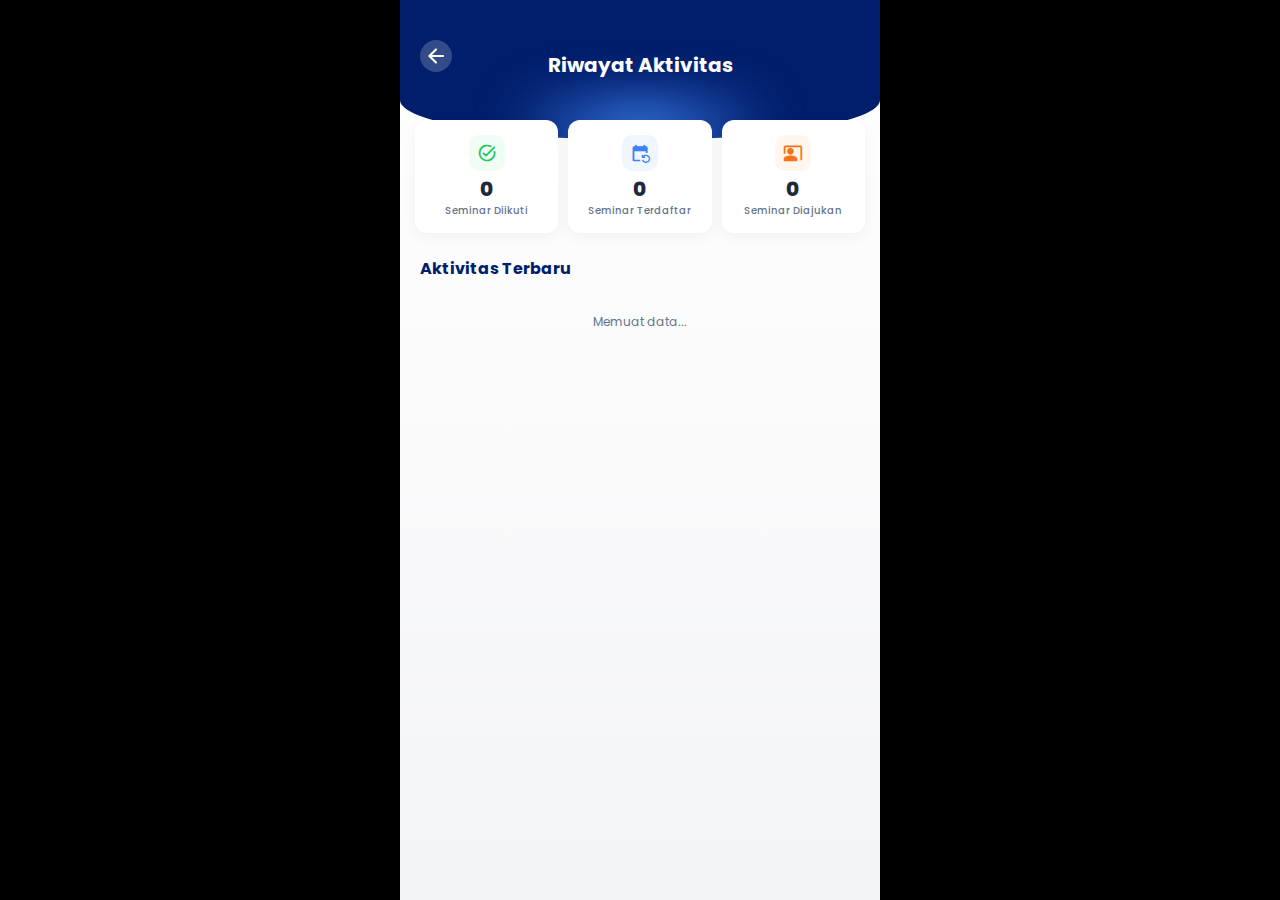
<file: riwayat.html>
<!DOCTYPE html>
<html lang="id">

<head>
    <meta charset="UTF-8">
    <meta name="viewport" content="width=device-width, initial-scale=1.0">
    <title>Riwayat - Seminar KP</title>
    <link rel="stylesheet" href="css/style.css">
    <link href="https://fonts.googleapis.com/icon?family=Material+Icons+Round" rel="stylesheet">
    <link href="https://fonts.googleapis.com/css2?family=Poppins:wght@300;400;500;600;700;800&display=swap"
        rel="stylesheet">
    <style>
        /* Global Styles */
        body {
            font-family: 'Poppins', sans-serif;
            background: #000000;
            margin: 0;
            display: flex;
            justify-content: center;
            min-height: 100vh;
        }

        .app-container {
            background: linear-gradient(180deg, #FFFFFF 0%, #F3F4F6 100%);
            width: 100%;
            max-width: 480px;
            min-height: 100vh;
            position: relative;
            padding-bottom: 40px;
        }

        /* Header */
        .page-header {
            background: #001E6C;
            padding: 40px 20px 60px;
            text-align: center;
            border-radius: 0 0 50% 50% / 0 0 40px 40px;
            position: relative;
            z-index: 10;
            margin-bottom: 20px;
            overflow: hidden;
        }

        .page-header::after {
            content: '';
            position: absolute;
            bottom: -50px;
            left: 50%;
            transform: translateX(-50%);
            width: 80%;
            height: 100px;
            background: radial-gradient(circle, rgba(66, 133, 244, 0.8) 0%, rgba(0, 30, 108, 0) 70%);
            filter: blur(20px);
            z-index: -1;
        }

        .header-title {
            color: white;
            font-size: 20px;
            font-weight: 700;
            margin-top: 10px;
        }

        .back-link {
            position: absolute;
            top: 40px;
            left: 20px;
            color: white;
            text-decoration: none;
            display: flex;
            align-items: center;
            justify-content: center;
            width: 32px;
            height: 32px;
            background: rgba(255, 255, 255, 0.2);
            border-radius: 50%;
            backdrop-filter: blur(4px);
        }

        /* Stats Grid */
        .stats-grid {
            display: grid;
            grid-template-columns: repeat(3, 1fr);
            gap: 10px;
            padding: 0 15px;
            margin-top: -40px;
            position: relative;
            z-index: 20;
        }

        .stat-card {
            background: white;
            border-radius: 12px;
            padding: 15px 10px;
            box-shadow: 0 4px 15px rgba(0, 0, 0, 0.05);
            display: flex;
            flex-direction: column;
            align-items: center;
            text-align: center;
        }

        .stat-icon {
            width: 36px;
            height: 36px;
            border-radius: 10px;
            display: flex;
            align-items: center;
            justify-content: center;
            margin-bottom: 8px;
        }

        .stat-icon.blue {
            background: #EFF6FF;
            color: #3B82F6;
        }

        .stat-icon.orange {
            background: #FFF7ED;
            color: #F97316;
        }

        .stat-icon.green {
            background: #F0FDF4;
            color: #22C55E;
        }

        .stat-value {
            font-size: 20px;
            font-weight: 800;
            color: #1e293b;
            line-height: 1;
            margin-bottom: 4px;
        }

        .stat-label {
            font-size: 10px;
            color: #64748b;
            font-weight: 500;
        }

        /* Modal Styles */
        .modal {
            display: none;
            position: fixed;
            z-index: 1000;
            left: 0;
            top: 0;
            width: 100%;
            height: 100%;
            background-color: rgba(0, 0, 0, 0.5);
            backdrop-filter: blur(4px);
        }

        .modal-content {
            background-color: white;
            margin: 20% auto;
            padding: 24px;
            border-radius: 20px;
            width: 90%;
            max-width: 400px;
            position: relative;
        }

        .modal-header {
            display: flex;
            justify-content: space-between;
            align-items: center;
            margin-bottom: 20px;
        }

        .btn-upload-list {
            background: #001E6C;
            color: white;
            border: none;
            padding: 4px 10px;
            border-radius: 6px;
            font-size: 10px;
            cursor: pointer;
            font-weight: 600;
        }

        .btn-upload-list:hover {
            background: #0033BD;
        }

        /* Section Title */
        .section-title {
            padding: 24px 20px 12px;
            font-size: 16px;
            font-weight: 700;
            color: #001E6C;
        }

        /* History List */
        .history-list {
            padding: 0 20px;
            display: flex;
            flex-direction: column;
            gap: 12px;
        }

        .history-item {
            background: white;
            padding: 16px;
            border-radius: 16px;
            display: flex;
            align-items: center;
            gap: 16px;
            box-shadow: 0 2px 8px rgba(0, 0, 0, 0.03);
        }

        .history-icon-box {
            width: 40px;
            height: 40px;
            border-radius: 10px;
            background: #F1F5F9;
            display: flex;
            align-items: center;
            justify-content: center;
            color: #64748b;
            flex-shrink: 0;
        }

        .history-content {
            flex: 1;
        }

        .history-title {
            font-size: 14px;
            font-weight: 600;
            color: #1e293b;
            margin-bottom: 2px;
            white-space: nowrap;
            overflow: hidden;
            text-overflow: ellipsis;
        }

        .history-date {
            font-size: 11px;
            color: #94a3b8;
        }

        .status-badge {
            font-size: 10px;
            font-weight: 700;
            padding: 4px 8px;
            border-radius: 6px;
        }

        .status-badge.success {
            background: #DCFCE7;
            color: #166534;
        }

        .status-badge.pending {
            background: #FEF3C7;
            color: #D97706;
        }

        .status-badge.error {
            background: #FEE2E2;
            color: #B91C1C;
        }
    </style>
</head>

<body>
    <div class="app-container">
        <!-- Header -->
        <div class="page-header">
            <a href="profile.html" class="back-link">
                <span class="material-icons-round">arrow_back</span>
            </a>
            <div class="header-title">Riwayat Aktivitas</div>
        </div>

        <!-- Stats Grid -->
        <div class="stats-grid">
            <div class="stat-card">
                <div class="stat-icon green">
                    <span class="material-icons-round" style="font-size: 20px;">task_alt</span>
                </div>
                <div class="stat-value" id="countAttended">0</div>
                <div class="stat-label">Seminar Diikuti</div>
            </div>
            <div class="stat-card">
                <div class="stat-icon blue">
                    <span class="material-icons-round" style="font-size: 20px;">event_repeat</span>
                </div>
                <div class="stat-value" id="countRegistered">0</div>
                <div class="stat-label">Seminar Terdaftar</div>
            </div>
            <div class="stat-card">
                <div class="stat-icon orange">
                    <span class="material-icons-round" style="font-size: 20px;">co_present</span>
                </div>
                <div class="stat-value" id="countProposed">0</div>
                <div class="stat-label">Seminar Diajukan</div>
            </div>
        </div>

        <!-- Recent Activity -->
        <div class="section-title">Aktivitas Terbaru</div>
        <div class="history-list" id="historyContainer">
            <div style="text-align:center; padding:20px; color:#64748b; font-size:12px;">Memuat data...</div>
        </div>

    </div>

    <!-- Upload Modal -->
    <div id="uploadModal" class="modal">
        <div class="modal-content">
            <div class="modal-header">
                <h3 style="margin:0; font-size:18px;">Upload Bukti</h3>
                <span class="material-icons-round" style="cursor:pointer;" onclick="closeModal()">close</span>
            </div>
            <form id="uploadForm">
                <input type="hidden" name="registration_id" id="regId">
                <div style="margin-bottom:20px;">
                    <label style="display:block; font-size:13px; color:#64748b; margin-bottom:8px;">Foto Bukti Kehadiran
                        (JPG/PNG)</label>
                    <input type="file" name="proof" id="proofFile" accept="image/*" required
                        style="width:100%; font-size:14px;">
                </div>
                <button type="submit" id="btnSubmitUpload"
                    style="width:100%; background:#001E6C; color:white; border:none; padding:12px; border-radius:12px; font-weight:600;">Kirim
                    Bukti</button>
            </form>
        </div>
    </div>

    <script>
        document.addEventListener('DOMContentLoaded', () => {
            loadHistory();

            document.getElementById('uploadForm').onsubmit = async (e) => {
                e.preventDefault();
                const btn = document.getElementById('btnSubmitUpload');
                btn.disabled = true;
                btn.innerText = 'Mengupload...';

                // Progress-aware upload
                const xhr = new XMLHttpRequest();
                xhr.open('POST', 'php/api_upload_attendance.php', true);

                xhr.upload.onprogress = (e) => {
                    if (e.lengthComputable) {
                        const pct = Math.round((e.loaded / e.total) * 100);
                        btn.innerText = `Mengupload... ${pct}%`;
                    }
                };

                xhr.onload = () => {
                    try {
                        const data = JSON.parse(xhr.responseText);
                        if (data.status === 'success') {
                            showModal('success', 'Berhasil', data.message);
                            closeModal();
                            loadHistory();
                        } else {
                            showModal('error', 'Gagal', data.message);
                        }
                    } catch (err) {
                        showModal('error', 'Error', 'Gagal memproses detail: ' + err.message);
                    }
                    btn.disabled = false;
                    btn.innerText = 'Kirim Bukti';
                };

                xhr.onerror = () => {
                    showModal('error', 'Koneksi Error', 'Gagal terhubung ke server.');
                    btn.disabled = false;
                    btn.innerText = 'Kirim Bukti';
                };

                xhr.send(formData);
            };
        });

        async function loadHistory() {
            try {
                const response = await fetch('php/api_history.php');
                const data = await response.json();

                if (data.status === 'success') {
                    renderHistory(data.data);
                } else {
                    document.getElementById('historyContainer').innerHTML = '<div style="text-align:center;">Gagal memuat data.</div>';
                }
            } catch (error) {
                console.error(error);
            }
        }

        function openUploadModal(regId) {
            document.getElementById('regId').value = regId;
            document.getElementById('uploadModal').style.display = 'block';
        }

        function closeModal() {
            document.getElementById('uploadModal').style.display = 'none';
        }

        function renderHistory(items) {
            const container = document.getElementById('historyContainer');
            const attEl = document.getElementById('countAttended');
            const regEl = document.getElementById('countRegistered');
            const propEl = document.getElementById('countProposed');

            if (items.length === 0) {
                container.innerHTML = '<div style="text-align:center; padding:20px; color:#64748b; font-size:12px;">Belum ada aktivitas.</div>';
                attEl.innerText = '0';
                regEl.innerText = '0';
                propEl.innerText = '0';
                return;
            }

            container.innerHTML = '';

            let attended = 0;
            let registered = 0;
            let proposed = 0;

            const today = new Date();
            today.setHours(0, 0, 0, 0);

            items.forEach(item => {
                const isProposer = (item.type === 'proposer');
                if (isProposer) {
                    proposed++;
                } else {
                    if (item.status === 'attended') attended++;
                    else registered++;
                }

                // Determine badge color
                let statusClass = 'pending';
                let statusText = 'Proses';
                let showUpload = false;

                if (isProposer) {
                    if (item.status === 'active' || item.status === 'full') {
                        statusClass = 'success';
                        statusText = 'Aktif';
                    } else if (item.status === 'finished') {
                        statusClass = 'success';
                        statusText = 'Selesai';
                    } else if (item.status === 'rejected') {
                        statusClass = 'error';
                        statusText = 'Ditolak';
                    }
                } else {
                    // Participant
                    if (item.status === 'attended') {
                        statusClass = 'success';
                        statusText = 'Selesai';
                    } else if (item.status === 'approved' || item.status === 'attendance_confirmed') {
                        statusClass = 'success';
                        statusText = 'Terdaftar';

                        // Logic for upload button: If date passed or today
                        const itemDate = new Date(item.date);
                        itemDate.setHours(0, 0, 0, 0);
                        if (itemDate <= today) {
                            showUpload = true;
                        }
                    } else if (item.status === 'rejected') {
                        statusClass = 'error';
                        statusText = 'Ditolak';
                    } else if (item.status === 'pending_verification') {
                        statusClass = 'pending';
                        statusText = 'Verifikasi';
                    }
                }

                // Format Date
                let formattedDate = item.date;
                try {
                    const dateParts = item.date.split('-');
                    const dateObj = new Date(dateParts[0], dateParts[1] - 1, dateParts[2]);
                    const options = { day: 'numeric', month: 'short', year: 'numeric' };
                    formattedDate = dateObj.toLocaleDateString('id-ID', options);
                } catch (e) { }

                const label = isProposer ? 'Penyeminar' : 'Peserta';
                const icon = isProposer ? 'record_voice_over' : 'event_available';
                const timeRange = item.time_start && item.time_end ? `${item.time_start.substring(0, 5)} - ${item.time_end.substring(0, 5)}` : '';

                const html = `
                <div class="history-item">
                    <div class="history-icon-box">
                        <span class="material-icons-round">${icon}</span>
                    </div>
                    <div class="history-content">
                        <div class="history-title">${item.title}</div>
                        <div class="history-date">${formattedDate} ${timeRange ? '• ' + timeRange : ''} • ${label}</div>
                    </div>
                    ${showUpload ?
                        `<button class="btn-upload-list" onclick="openUploadModal(${item.id})">Upload Bukti</button>` :
                        `<div class="status-badge ${statusClass}">${statusText}</div>`
                    }
                </div>
                `;
                container.innerHTML += html;
            });

            attEl.innerText = attended;
            regEl.innerText = registered;
            propEl.innerText = proposed;
        }
    </script>
    <script src="js/main.js"></script>
</body>

</html>
</file>
<file: css/style.css>
@import url('https://fonts.googleapis.com/css2?family=Outfit:wght@300;400;500;600;700&display=swap');
@import url('./variables.css');

* {
    margin: 0;
    padding: 0;
    box-sizing: border-box;
    -webkit-tap-highlight-color: transparent;
}

body {
    font-family: 'Outfit', sans-serif;
    background-color: #000000;
    /* Black background */
    color: var(--text-main);
    line-height: 1.5;
    font-size: 16px;
    overflow-x: hidden;
    min-height: 100vh;
    display: flex;
    flex-direction: column;
    align-items: center;
}

/* Mobile Container */
.app-container {
    max-width: 480px;
    margin: 0 auto;
    background-color: #000000;
    /* Black background */
    min-height: 100vh;
    box-shadow: 0 0 20px rgba(0, 0, 0, 0.05);
    position: relative;
    padding-bottom: 80px;
}

/* Typography */
h1,
h2,
h3,
h4,
h5,
h6 {
    font-weight: 700;
    line-height: 1.2;
}

h1 {
    font-size: 28px;
}

h2 {
    font-size: 24px;
}

h3 {
    font-size: 20px;
}

p {
    font-size: 15px;
    color: var(--text-muted);
}

/* Buttons */
.btn {
    display: inline-flex;
    align-items: center;
    justify-content: center;
    padding: 12px 24px;
    border-radius: var(--border-radius-md);
    font-weight: 600;
    border: none;
    cursor: pointer;
    transition: transform var(--transition-fast), box-shadow var(--transition-fast);
    text-decoration: none;
    width: 100%;
}

.btn:active {
    transform: scale(0.98);
}

.btn-primary {
    background: linear-gradient(135deg, var(--primary-color), var(--primary-dark));
    color: white;
    box-shadow: 0 4px 12px rgba(108, 99, 255, 0.3);
}

.btn-outline {
    background: transparent;
    border: 2px solid var(--primary-color);
    color: var(--primary-color);
}

.btn-ghost {
    background: transparent;
    color: var(--text-muted);
}

/* Cards */
.card {
    background: var(--bg-card);
    border-radius: var(--border-radius-lg);
    padding: var(--spacing-md);
    box-shadow: var(--shadow-sm);
    margin-bottom: var(--spacing-md);
    transition: transform var(--transition-fast);
}

.card-glass {
    background: var(--bg-glass);
    backdrop-filter: var(--backdrop-blur);
    -webkit-backdrop-filter: var(--backdrop-blur);
    border: 1px solid rgba(255, 255, 255, 0.3);
}

/* Utilities */
.text-center {
    text-align: center;
}

.flex-center {
    display: flex;
    align-items: center;
    justify-content: center;
}

.w-full {
    width: 100%;
}

.mt-4 {
    margin-top: var(--spacing-md);
}

.mb-4 {
    margin-bottom: var(--spacing-md);
}

/* Animation Utils */
.fade-in {
    animation: fadeIn 0.5s ease-out forwards;
}

@keyframes fadeIn {
    from {
        opacity: 0;
        transform: translateY(10px);
    }

    to {
        opacity: 1;
        transform: translateY(0);
    }
}

/* Custom Scrollbar */
::-webkit-scrollbar {
    width: 6px;
    height: 6px;
}

::-webkit-scrollbar-track {
    background: transparent;
}

::-webkit-scrollbar-thumb {
    background: #ccc;
    border-radius: 10px;
}

::-webkit-scrollbar-thumb:hover {
    background: #bbb;
}

/* --- Global Custom Modal & Loading --- */
.loading-overlay {
    display: none;
    position: fixed;
    top: 0;
    left: 0;
    width: 100%;
    height: 100%;
    background: rgba(0, 0, 0, 0.75);
    backdrop-filter: blur(8px);
    z-index: 9999;
    justify-content: center;
    align-items: center;
    flex-direction: column;
}

.loading-spinner {
    width: 60px;
    height: 60px;
    border: 4px solid rgba(255, 255, 255, 0.2);
    border-top: 4px solid #3B82F6;
    border-right: 4px solid #60a5fa;
    border-radius: 50%;
    animation: spin 0.8s linear infinite;
    box-shadow: 0 0 20px rgba(59, 130, 246, 0.4);
}

.loading-text {
    margin-top: 20px;
    color: white;
    font-size: 16px;
    font-weight: 600;
    letter-spacing: 1px;
    animation: pulse 1.5s ease-in-out infinite;
}

.modal-overlay {
    display: none;
    position: fixed;
    top: 0;
    left: 0;
    width: 100%;
    height: 100%;
    background: rgba(0, 0, 0, 0.7);
    backdrop-filter: blur(10px);
    -webkit-backdrop-filter: blur(10px);
    z-index: 2147483647;
    justify-content: center;
    align-items: center;
    animation: fadeIn 0.2s ease-out;
}

.modal-overlay.active {
    display: flex !important;
}

.global-modal-content {
    background: linear-gradient(145deg, #ffffff 0%, #f8f9fa 100%);
    border-radius: 24px;
    padding: 32px;
    max-width: 380px;
    width: 85%;
    box-shadow: 0 20px 60px rgba(0, 0, 0, 0.3);
    text-align: center;
    animation: slideUp 0.3s ease-out;
    position: relative;
}

.modal-icon {
    width: 70px;
    height: 70px;
    margin: 0 auto 16px;
    border-radius: 50%;
    display: flex;
    align-items: center;
    justify-content: center;
    font-size: 36px;
    font-weight: 700;
    background: linear-gradient(135deg, #4ade80 0%, #22c55e 100%);
    color: white;
    box-shadow: 0 8px 24px rgba(34, 197, 94, 0.4);
}

.modal-icon.error {
    background: linear-gradient(135deg, #f87171 0%, #ef4444 100%);
    box-shadow: 0 8px 24px rgba(239, 68, 68, 0.4);
}

.modal-icon.warning {
    background: linear-gradient(135deg, #fcd34d 0%, #f59e0b 100%);
    box-shadow: 0 8px 24px rgba(245, 158, 11, 0.4);
}

.modal-title {
    font-size: 20px;
    font-weight: 700;
    color: #1f2937;
    margin-bottom: 8px;
}

.modal-message {
    font-size: 14px;
    color: #6b7280;
    line-height: 1.5;
    margin-bottom: 24px;
    white-space: pre-line;
}

.modal-actions {
    display: flex;
    gap: 12px;
    justify-content: center;
}

.modal-btn {
    background: linear-gradient(135deg, #3b82f6 0%, #2563eb 100%);
    color: white;
    border: none;
    padding: 12px 24px;
    border-radius: 12px;
    font-size: 14px;
    font-weight: 700;
    cursor: pointer;
    flex: 1;
    transition: transform 0.2s;
}

.modal-btn:hover {
    transform: translateY(-2px);
}

.modal-btn.secondary {
    background: #e5e7eb;
    color: #374151;
}

@keyframes spin {
    0% {
        transform: rotate(0deg);
    }

    100% {
        transform: rotate(360deg);
    }
}

@keyframes pulse {

    0%,
    100% {
        opacity: 1;
    }

    50% {
        opacity: 0.5;
    }
}

@keyframes fadeIn {
    from {
        opacity: 0;
    }

    to {
        opacity: 1;
    }
}

@keyframes slideUp {
    from {
        opacity: 0;
        transform: translateY(20px);
    }

    to {
        opacity: 1;
        transform: translateY(0);
    }
}
</file>
<file: css/variables.css>
:root {
    /* Reference Palette */
    --bg-gradient-start: #1E3A8A;
    /* Dark Blue */
    --bg-gradient-end: #FFFFFF;
    /* Fades to white at bottom */

    --card-border: rgba(255, 255, 255, 0.8);
    --card-bg: rgba(255, 255, 255, 0.15);
    /* Glassy feel */

    --text-title: #FFFFFF;
    --text-label: #1E3A8A;
    /* Dark Blue/Black for labels inside/on card */

    --input-bg: #BFDBFE;
    /* Light Blue input background */
    --input-border: #3B82F6;
    /* Blue border */

    --btn-bg: #111827;
    /* Very Dark Blue/Black */
    --btn-text: #FFFFFF;

    /* Global Overrides */
    --primary-color: #1E3A8A;
    --font-family: 'Inter', system-ui, sans-serif;
    /* Cleaning up font */

    /* Spacing */
    --spacing-sm: 8px;
    --spacing-md: 16px;
    --spacing-lg: 24px;
    --border-radius-card: 20px;
    --border-radius-input: 8px;
}
</file>
